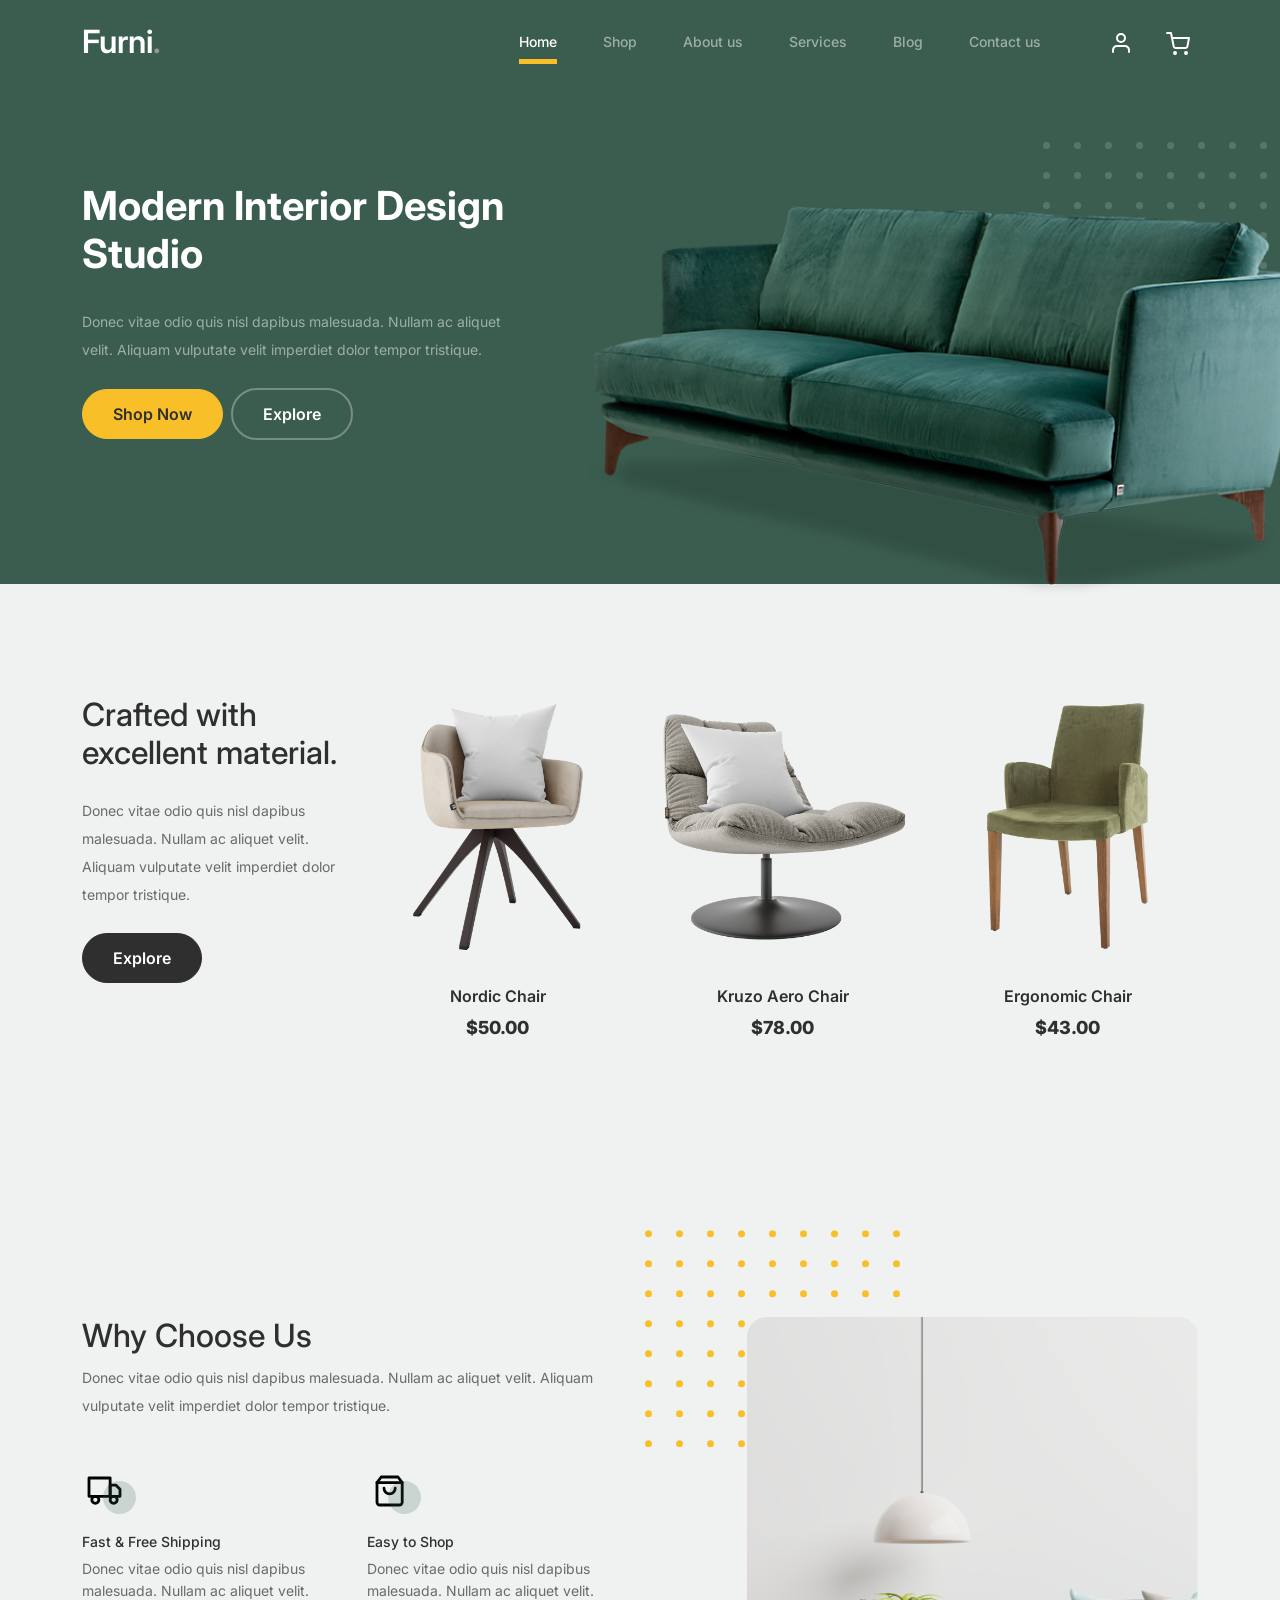
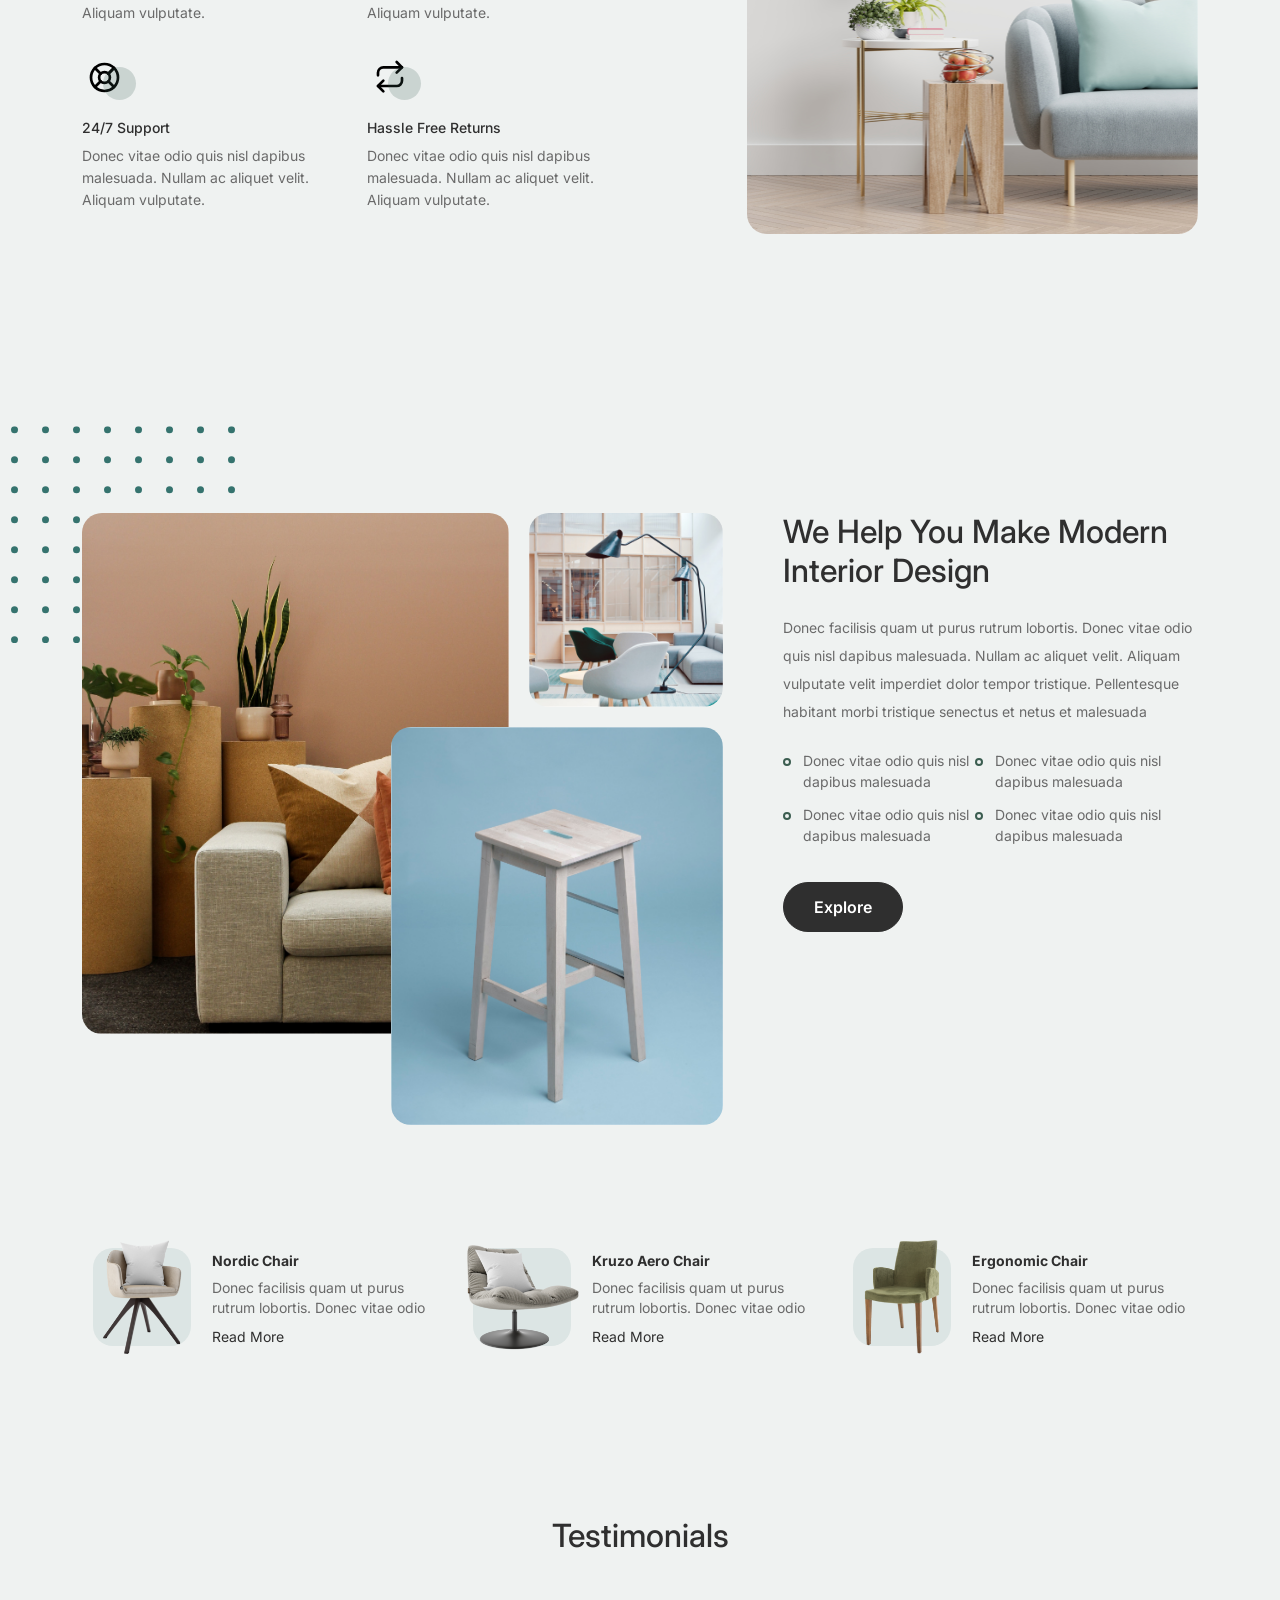
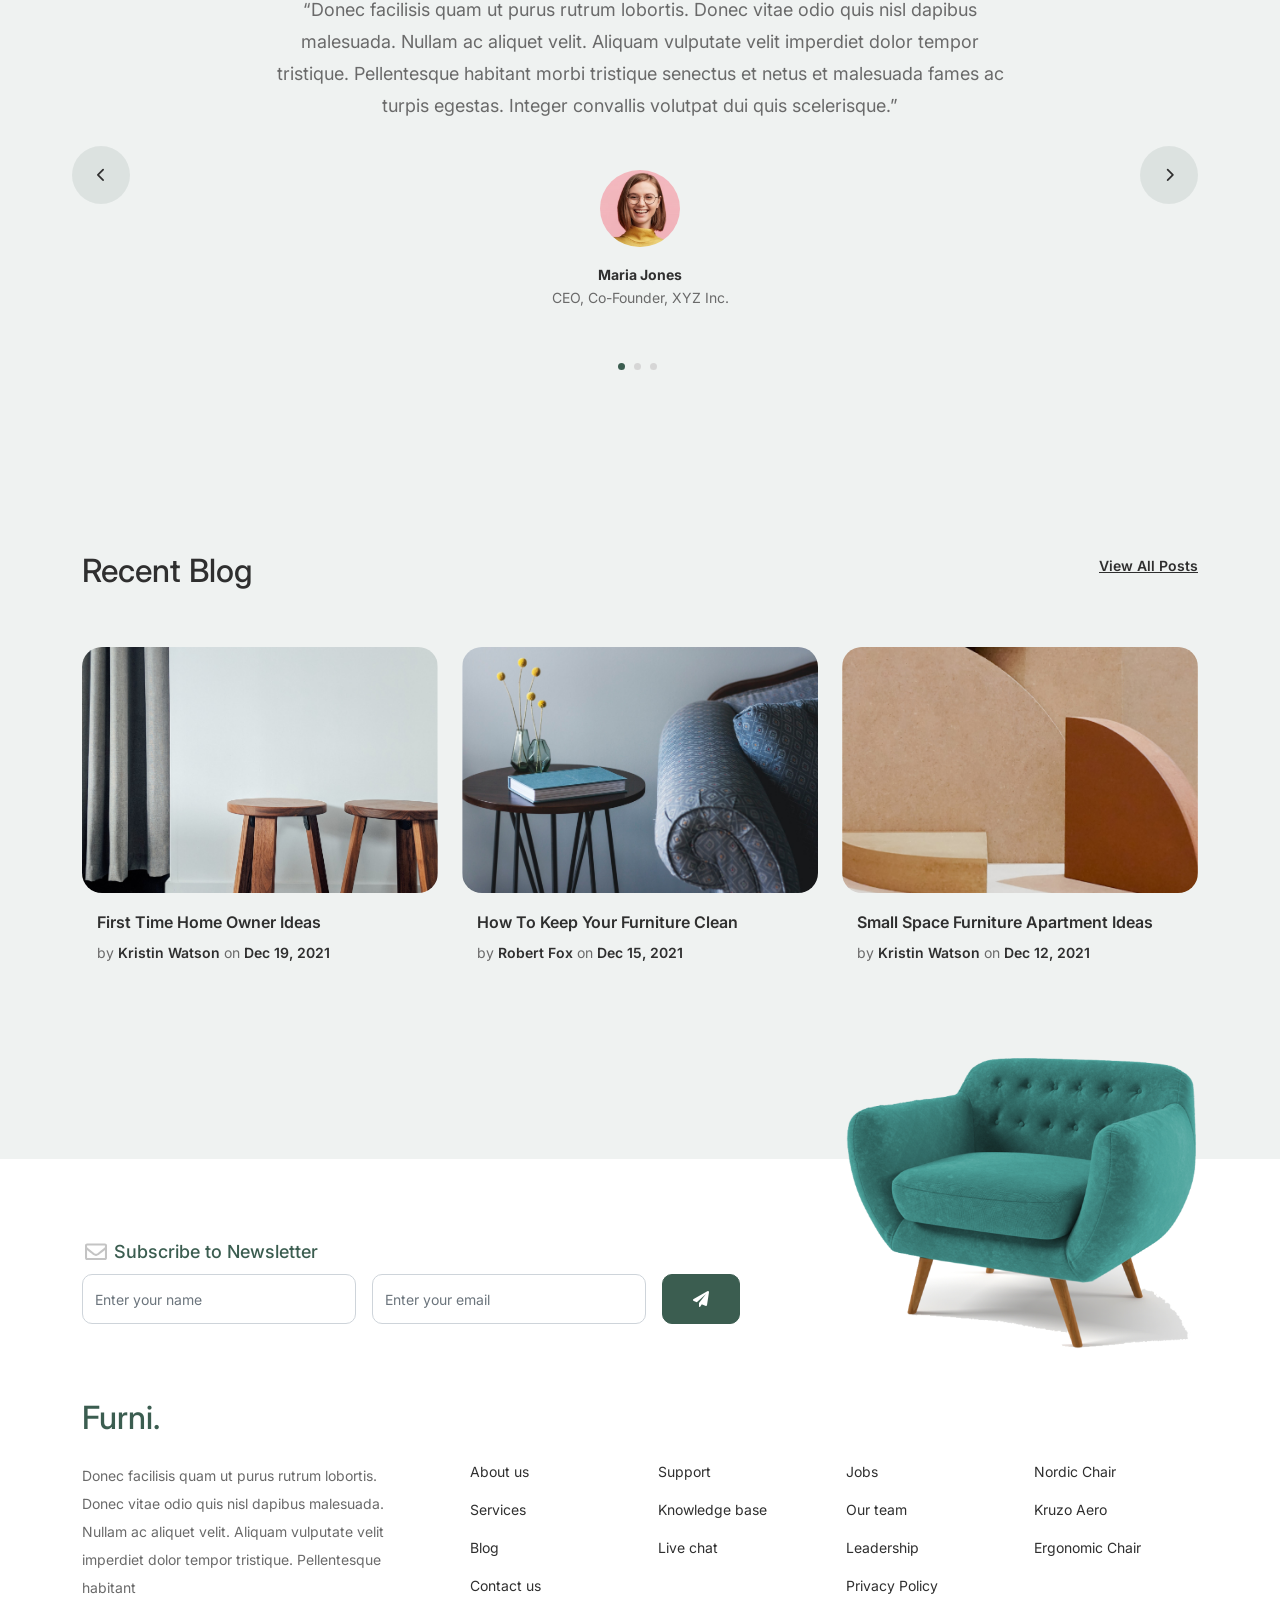
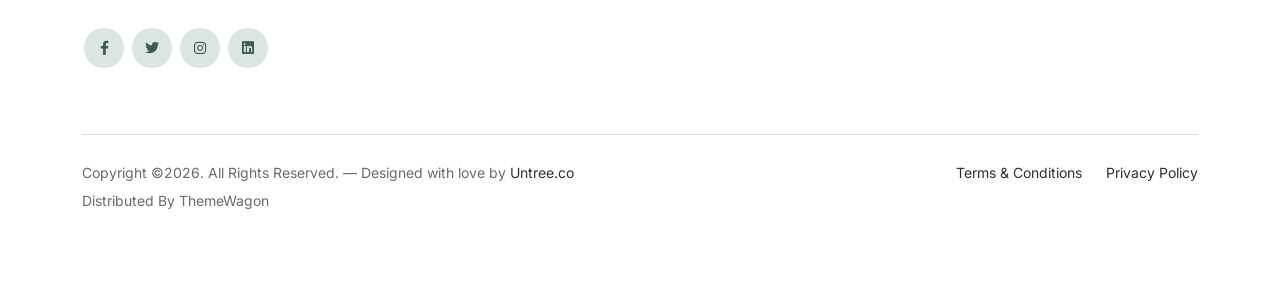
<file: index.html>
<!-- /*
* Bootstrap 5
* Template Name: Furni
* Template Author: Untree.co
* Template URI: https://untree.co/
* License: https://creativecommons.org/licenses/by/3.0/
*/ -->
<!doctype html>
<html lang="en">
<head>
  <meta charset="utf-8">
  <meta name="viewport" content="width=device-width, initial-scale=1, shrink-to-fit=no">
  <meta name="author" content="Untree.co">
  <link rel="shortcut icon" href="favicon.png">

  <meta name="description" content="" />
  <meta name="keywords" content="bootstrap, bootstrap4" />

		<!-- Bootstrap CSS -->
		<link href="css/bootstrap.min.css" rel="stylesheet">
		<link href="https://cdnjs.cloudflare.com/ajax/libs/font-awesome/6.0.0-beta3/css/all.min.css" rel="stylesheet">
		<link href="css/tiny-slider.css" rel="stylesheet">
		<link href="css/style.css" rel="stylesheet">
		<title>Furni Free Bootstrap 5 Template for Furniture and Interior Design Websites by Untree.co </title>
	</head>

	<body>

		<!-- Start Header/Navigation -->
		<nav class="custom-navbar navbar navbar navbar-expand-md navbar-dark bg-dark" arial-label="Furni navigation bar">

			<div class="container">
				<a class="navbar-brand" href="index.html">Furni<span>.</span></a>

				<button class="navbar-toggler" type="button" data-bs-toggle="collapse" data-bs-target="#navbarsFurni" aria-controls="navbarsFurni" aria-expanded="false" aria-label="Toggle navigation">
					<span class="navbar-toggler-icon"></span>
				</button>

				<div class="collapse navbar-collapse" id="navbarsFurni">
					<ul class="custom-navbar-nav navbar-nav ms-auto mb-2 mb-md-0">
						<li class="nav-item active">
							<a class="nav-link" href="index.html">Home</a>
						</li>
						<li><a class="nav-link" href="shop.html">Shop</a></li>
						<li><a class="nav-link" href="about.html">About us</a></li>
						<li><a class="nav-link" href="services.html">Services</a></li>
						<li><a class="nav-link" href="blog.html">Blog</a></li>
						<li><a class="nav-link" href="contact.html">Contact us</a></li>
					</ul>

					<ul class="custom-navbar-cta navbar-nav mb-2 mb-md-0 ms-5">
						<li><a class="nav-link" href="#"><img src="images/user.svg"></a></li>
						<li><a class="nav-link" href="cart.html"><img src="images/cart.svg"></a></li>
					</ul>
				</div>
			</div>
				
		</nav>
		<!-- End Header/Navigation -->

		<!-- Start Hero Section -->
			<div class="hero">
				<div class="container">
					<div class="row justify-content-between">
						<div class="col-lg-5">
							<div class="intro-excerpt">
								<h1>Modern Interior <span clsas="d-block">Design Studio</span></h1>
								<p class="mb-4">Donec vitae odio quis nisl dapibus malesuada. Nullam ac aliquet velit. Aliquam vulputate velit imperdiet dolor tempor tristique.</p>
								<p><a href="" class="btn btn-secondary me-2">Shop Now</a><a href="#" class="btn btn-white-outline">Explore</a></p>
							</div>
						</div>
						<div class="col-lg-7">
							<div class="hero-img-wrap">
								<img src="images/couch.png" class="img-fluid">
							</div>
						</div>
					</div>
				</div>
			</div>
		<!-- End Hero Section -->

		<!-- Start Product Section -->
		<div class="product-section">
			<div class="container">
				<div class="row">

					<!-- Start Column 1 -->
					<div class="col-md-12 col-lg-3 mb-5 mb-lg-0">
						<h2 class="mb-4 section-title">Crafted with excellent material.</h2>
						<p class="mb-4">Donec vitae odio quis nisl dapibus malesuada. Nullam ac aliquet velit. Aliquam vulputate velit imperdiet dolor tempor tristique. </p>
						<p><a href="shop.html" class="btn">Explore</a></p>
					</div> 
					<!-- End Column 1 -->

					<!-- Start Column 2 -->
					<div class="col-12 col-md-4 col-lg-3 mb-5 mb-md-0">
						<a class="product-item" href="cart.html">
							<img src="images/product-1.png" class="img-fluid product-thumbnail">
							<h3 class="product-title">Nordic Chair</h3>
							<strong class="product-price">$50.00</strong>

							<span class="icon-cross">
								<img src="images/cross.svg" class="img-fluid">
							</span>
						</a>
					</div> 
					<!-- End Column 2 -->

					<!-- Start Column 3 -->
					<div class="col-12 col-md-4 col-lg-3 mb-5 mb-md-0">
						<a class="product-item" href="cart.html">
							<img src="images/product-2.png" class="img-fluid product-thumbnail">
							<h3 class="product-title">Kruzo Aero Chair</h3>
							<strong class="product-price">$78.00</strong>

							<span class="icon-cross">
								<img src="images/cross.svg" class="img-fluid">
							</span>
						</a>
					</div>
					<!-- End Column 3 -->

					<!-- Start Column 4 -->
					<div class="col-12 col-md-4 col-lg-3 mb-5 mb-md-0">
						<a class="product-item" href="cart.html">
							<img src="images/product-3.png" class="img-fluid product-thumbnail">
							<h3 class="product-title">Ergonomic Chair</h3>
							<strong class="product-price">$43.00</strong>

							<span class="icon-cross">
								<img src="images/cross.svg" class="img-fluid">
							</span>
						</a>
					</div>
					<!-- End Column 4 -->

				</div>
			</div>
		</div>
		<!-- End Product Section -->

		<!-- Start Why Choose Us Section -->
		<div class="why-choose-section">
			<div class="container">
				<div class="row justify-content-between">
					<div class="col-lg-6">
						<h2 class="section-title">Why Choose Us</h2>
						<p>Donec vitae odio quis nisl dapibus malesuada. Nullam ac aliquet velit. Aliquam vulputate velit imperdiet dolor tempor tristique.</p>

						<div class="row my-5">
							<div class="col-6 col-md-6">
								<div class="feature">
									<div class="icon">
										<img src="images/truck.svg" alt="Image" class="imf-fluid">
									</div>
									<h3>Fast &amp; Free Shipping</h3>
									<p>Donec vitae odio quis nisl dapibus malesuada. Nullam ac aliquet velit. Aliquam vulputate.</p>
								</div>
							</div>

							<div class="col-6 col-md-6">
								<div class="feature">
									<div class="icon">
										<img src="images/bag.svg" alt="Image" class="imf-fluid">
									</div>
									<h3>Easy to Shop</h3>
									<p>Donec vitae odio quis nisl dapibus malesuada. Nullam ac aliquet velit. Aliquam vulputate.</p>
								</div>
							</div>

							<div class="col-6 col-md-6">
								<div class="feature">
									<div class="icon">
										<img src="images/support.svg" alt="Image" class="imf-fluid">
									</div>
									<h3>24/7 Support</h3>
									<p>Donec vitae odio quis nisl dapibus malesuada. Nullam ac aliquet velit. Aliquam vulputate.</p>
								</div>
							</div>

							<div class="col-6 col-md-6">
								<div class="feature">
									<div class="icon">
										<img src="images/return.svg" alt="Image" class="imf-fluid">
									</div>
									<h3>Hassle Free Returns</h3>
									<p>Donec vitae odio quis nisl dapibus malesuada. Nullam ac aliquet velit. Aliquam vulputate.</p>
								</div>
							</div>

						</div>
					</div>

					<div class="col-lg-5">
						<div class="img-wrap">
							<img src="images/why-choose-us-img.jpg" alt="Image" class="img-fluid">
						</div>
					</div>

				</div>
			</div>
		</div>
		<!-- End Why Choose Us Section -->

		<!-- Start We Help Section -->
		<div class="we-help-section">
			<div class="container">
				<div class="row justify-content-between">
					<div class="col-lg-7 mb-5 mb-lg-0">
						<div class="imgs-grid">
							<div class="grid grid-1"><img src="images/img-grid-1.jpg" alt="Untree.co"></div>
							<div class="grid grid-2"><img src="images/img-grid-2.jpg" alt="Untree.co"></div>
							<div class="grid grid-3"><img src="images/img-grid-3.jpg" alt="Untree.co"></div>
						</div>
					</div>
					<div class="col-lg-5 ps-lg-5">
						<h2 class="section-title mb-4">We Help You Make Modern Interior Design</h2>
						<p>Donec facilisis quam ut purus rutrum lobortis. Donec vitae odio quis nisl dapibus malesuada. Nullam ac aliquet velit. Aliquam vulputate velit imperdiet dolor tempor tristique. Pellentesque habitant morbi tristique senectus et netus et malesuada</p>

						<ul class="list-unstyled custom-list my-4">
							<li>Donec vitae odio quis nisl dapibus malesuada</li>
							<li>Donec vitae odio quis nisl dapibus malesuada</li>
							<li>Donec vitae odio quis nisl dapibus malesuada</li>
							<li>Donec vitae odio quis nisl dapibus malesuada</li>
						</ul>
						<p><a herf="#" class="btn">Explore</a></p>
					</div>
				</div>
			</div>
		</div>
		<!-- End We Help Section -->

		<!-- Start Popular Product -->
		<div class="popular-product">
			<div class="container">
				<div class="row">

					<div class="col-12 col-md-6 col-lg-4 mb-4 mb-lg-0">
						<div class="product-item-sm d-flex">
							<div class="thumbnail">
								<img src="images/product-1.png" alt="Image" class="img-fluid">
							</div>
							<div class="pt-3">
								<h3>Nordic Chair</h3>
								<p>Donec facilisis quam ut purus rutrum lobortis. Donec vitae odio </p>
								<p><a href="#">Read More</a></p>
							</div>
						</div>
					</div>

					<div class="col-12 col-md-6 col-lg-4 mb-4 mb-lg-0">
						<div class="product-item-sm d-flex">
							<div class="thumbnail">
								<img src="images/product-2.png" alt="Image" class="img-fluid">
							</div>
							<div class="pt-3">
								<h3>Kruzo Aero Chair</h3>
								<p>Donec facilisis quam ut purus rutrum lobortis. Donec vitae odio </p>
								<p><a href="#">Read More</a></p>
							</div>
						</div>
					</div>

					<div class="col-12 col-md-6 col-lg-4 mb-4 mb-lg-0">
						<div class="product-item-sm d-flex">
							<div class="thumbnail">
								<img src="images/product-3.png" alt="Image" class="img-fluid">
							</div>
							<div class="pt-3">
								<h3>Ergonomic Chair</h3>
								<p>Donec facilisis quam ut purus rutrum lobortis. Donec vitae odio </p>
								<p><a href="#">Read More</a></p>
							</div>
						</div>
					</div>

				</div>
			</div>
		</div>
		<!-- End Popular Product -->

		<!-- Start Testimonial Slider -->
		<div class="testimonial-section">
			<div class="container">
				<div class="row">
					<div class="col-lg-7 mx-auto text-center">
						<h2 class="section-title">Testimonials</h2>
					</div>
				</div>

				<div class="row justify-content-center">
					<div class="col-lg-12">
						<div class="testimonial-slider-wrap text-center">

							<div id="testimonial-nav">
								<span class="prev" data-controls="prev"><span class="fa fa-chevron-left"></span></span>
								<span class="next" data-controls="next"><span class="fa fa-chevron-right"></span></span>
							</div>

							<div class="testimonial-slider">
								
								<div class="item">
									<div class="row justify-content-center">
										<div class="col-lg-8 mx-auto">

											<div class="testimonial-block text-center">
												<blockquote class="mb-5">
													<p>&ldquo;Donec facilisis quam ut purus rutrum lobortis. Donec vitae odio quis nisl dapibus malesuada. Nullam ac aliquet velit. Aliquam vulputate velit imperdiet dolor tempor tristique. Pellentesque habitant morbi tristique senectus et netus et malesuada fames ac turpis egestas. Integer convallis volutpat dui quis scelerisque.&rdquo;</p>
												</blockquote>

												<div class="author-info">
													<div class="author-pic">
														<img src="images/person-1.png" alt="Maria Jones" class="img-fluid">
													</div>
													<h3 class="font-weight-bold">Maria Jones</h3>
													<span class="position d-block mb-3">CEO, Co-Founder, XYZ Inc.</span>
												</div>
											</div>

										</div>
									</div>
								</div> 
								<!-- END item -->

								<div class="item">
									<div class="row justify-content-center">
										<div class="col-lg-8 mx-auto">

											<div class="testimonial-block text-center">
												<blockquote class="mb-5">
													<p>&ldquo;Donec facilisis quam ut purus rutrum lobortis. Donec vitae odio quis nisl dapibus malesuada. Nullam ac aliquet velit. Aliquam vulputate velit imperdiet dolor tempor tristique. Pellentesque habitant morbi tristique senectus et netus et malesuada fames ac turpis egestas. Integer convallis volutpat dui quis scelerisque.&rdquo;</p>
												</blockquote>

												<div class="author-info">
													<div class="author-pic">
														<img src="images/person-1.png" alt="Maria Jones" class="img-fluid">
													</div>
													<h3 class="font-weight-bold">Maria Jones</h3>
													<span class="position d-block mb-3">CEO, Co-Founder, XYZ Inc.</span>
												</div>
											</div>

										</div>
									</div>
								</div> 
								<!-- END item -->

								<div class="item">
									<div class="row justify-content-center">
										<div class="col-lg-8 mx-auto">

											<div class="testimonial-block text-center">
												<blockquote class="mb-5">
													<p>&ldquo;Donec facilisis quam ut purus rutrum lobortis. Donec vitae odio quis nisl dapibus malesuada. Nullam ac aliquet velit. Aliquam vulputate velit imperdiet dolor tempor tristique. Pellentesque habitant morbi tristique senectus et netus et malesuada fames ac turpis egestas. Integer convallis volutpat dui quis scelerisque.&rdquo;</p>
												</blockquote>

												<div class="author-info">
													<div class="author-pic">
														<img src="images/person-1.png" alt="Maria Jones" class="img-fluid">
													</div>
													<h3 class="font-weight-bold">Maria Jones</h3>
													<span class="position d-block mb-3">CEO, Co-Founder, XYZ Inc.</span>
												</div>
											</div>

										</div>
									</div>
								</div> 
								<!-- END item -->

							</div>

						</div>
					</div>
				</div>
			</div>
		</div>
		<!-- End Testimonial Slider -->

		<!-- Start Blog Section -->
		<div class="blog-section">
			<div class="container">
				<div class="row mb-5">
					<div class="col-md-6">
						<h2 class="section-title">Recent Blog</h2>
					</div>
					<div class="col-md-6 text-start text-md-end">
						<a href="#" class="more">View All Posts</a>
					</div>
				</div>

				<div class="row">

					<div class="col-12 col-sm-6 col-md-4 mb-4 mb-md-0">
						<div class="post-entry">
							<a href="#" class="post-thumbnail"><img src="images/post-1.jpg" alt="Image" class="img-fluid"></a>
							<div class="post-content-entry">
								<h3><a href="#">First Time Home Owner Ideas</a></h3>
								<div class="meta">
									<span>by <a href="#">Kristin Watson</a></span> <span>on <a href="#">Dec 19, 2021</a></span>
								</div>
							</div>
						</div>
					</div>

					<div class="col-12 col-sm-6 col-md-4 mb-4 mb-md-0">
						<div class="post-entry">
							<a href="#" class="post-thumbnail"><img src="images/post-2.jpg" alt="Image" class="img-fluid"></a>
							<div class="post-content-entry">
								<h3><a href="#">How To Keep Your Furniture Clean</a></h3>
								<div class="meta">
									<span>by <a href="#">Robert Fox</a></span> <span>on <a href="#">Dec 15, 2021</a></span>
								</div>
							</div>
						</div>
					</div>

					<div class="col-12 col-sm-6 col-md-4 mb-4 mb-md-0">
						<div class="post-entry">
							<a href="#" class="post-thumbnail"><img src="images/post-3.jpg" alt="Image" class="img-fluid"></a>
							<div class="post-content-entry">
								<h3><a href="#">Small Space Furniture Apartment Ideas</a></h3>
								<div class="meta">
									<span>by <a href="#">Kristin Watson</a></span> <span>on <a href="#">Dec 12, 2021</a></span>
								</div>
							</div>
						</div>
					</div>

				</div>
			</div>
		</div>
		<!-- End Blog Section -->	

		<!-- Start Footer Section -->
		<footer class="footer-section">
			<div class="container relative">

				<div class="sofa-img">
					<img src="images/sofa.png" alt="Image" class="img-fluid">
				</div>

				<div class="row">
					<div class="col-lg-8">
						<div class="subscription-form">
							<h3 class="d-flex align-items-center"><span class="me-1"><img src="images/envelope-outline.svg" alt="Image" class="img-fluid"></span><span>Subscribe to Newsletter</span></h3>

							<form action="#" class="row g-3">
								<div class="col-auto">
									<input type="text" class="form-control" placeholder="Enter your name">
								</div>
								<div class="col-auto">
									<input type="email" class="form-control" placeholder="Enter your email">
								</div>
								<div class="col-auto">
									<button class="btn btn-primary">
										<span class="fa fa-paper-plane"></span>
									</button>
								</div>
							</form>

						</div>
					</div>
				</div>

				<div class="row g-5 mb-5">
					<div class="col-lg-4">
						<div class="mb-4 footer-logo-wrap"><a href="#" class="footer-logo">Furni<span>.</span></a></div>
						<p class="mb-4">Donec facilisis quam ut purus rutrum lobortis. Donec vitae odio quis nisl dapibus malesuada. Nullam ac aliquet velit. Aliquam vulputate velit imperdiet dolor tempor tristique. Pellentesque habitant</p>

						<ul class="list-unstyled custom-social">
							<li><a href="#"><span class="fa fa-brands fa-facebook-f"></span></a></li>
							<li><a href="#"><span class="fa fa-brands fa-twitter"></span></a></li>
							<li><a href="#"><span class="fa fa-brands fa-instagram"></span></a></li>
							<li><a href="#"><span class="fa fa-brands fa-linkedin"></span></a></li>
						</ul>
					</div>

					<div class="col-lg-8">
						<div class="row links-wrap">
							<div class="col-6 col-sm-6 col-md-3">
								<ul class="list-unstyled">
									<li><a href="#">About us</a></li>
									<li><a href="#">Services</a></li>
									<li><a href="#">Blog</a></li>
									<li><a href="#">Contact us</a></li>
								</ul>
							</div>

							<div class="col-6 col-sm-6 col-md-3">
								<ul class="list-unstyled">
									<li><a href="#">Support</a></li>
									<li><a href="#">Knowledge base</a></li>
									<li><a href="#">Live chat</a></li>
								</ul>
							</div>

							<div class="col-6 col-sm-6 col-md-3">
								<ul class="list-unstyled">
									<li><a href="#">Jobs</a></li>
									<li><a href="#">Our team</a></li>
									<li><a href="#">Leadership</a></li>
									<li><a href="#">Privacy Policy</a></li>
								</ul>
							</div>

							<div class="col-6 col-sm-6 col-md-3">
								<ul class="list-unstyled">
									<li><a href="#">Nordic Chair</a></li>
									<li><a href="#">Kruzo Aero</a></li>
									<li><a href="#">Ergonomic Chair</a></li>
								</ul>
							</div>
						</div>
					</div>

				</div>

				<div class="border-top copyright">
					<div class="row pt-4">
						<div class="col-lg-6">
							<p class="mb-2 text-center text-lg-start">Copyright &copy;<script>document.write(new Date().getFullYear());</script>. All Rights Reserved. &mdash; Designed with love by <a href="https://untree.co">Untree.co</a> Distributed By <a hreff="https://themewagon.com">ThemeWagon</a>  <!-- License information: https://untree.co/license/ -->
            </p>
						</div>

						<div class="col-lg-6 text-center text-lg-end">
							<ul class="list-unstyled d-inline-flex ms-auto">
								<li class="me-4"><a href="#">Terms &amp; Conditions</a></li>
								<li><a href="#">Privacy Policy</a></li>
							</ul>
						</div>

					</div>
				</div>

			</div>
		</footer>
		<!-- End Footer Section -->	


		<script src="js/bootstrap.bundle.min.js"></script>
		<script src="js/tiny-slider.js"></script>
		<script src="js/custom.js"></script>
	</body>

</html>
</file>
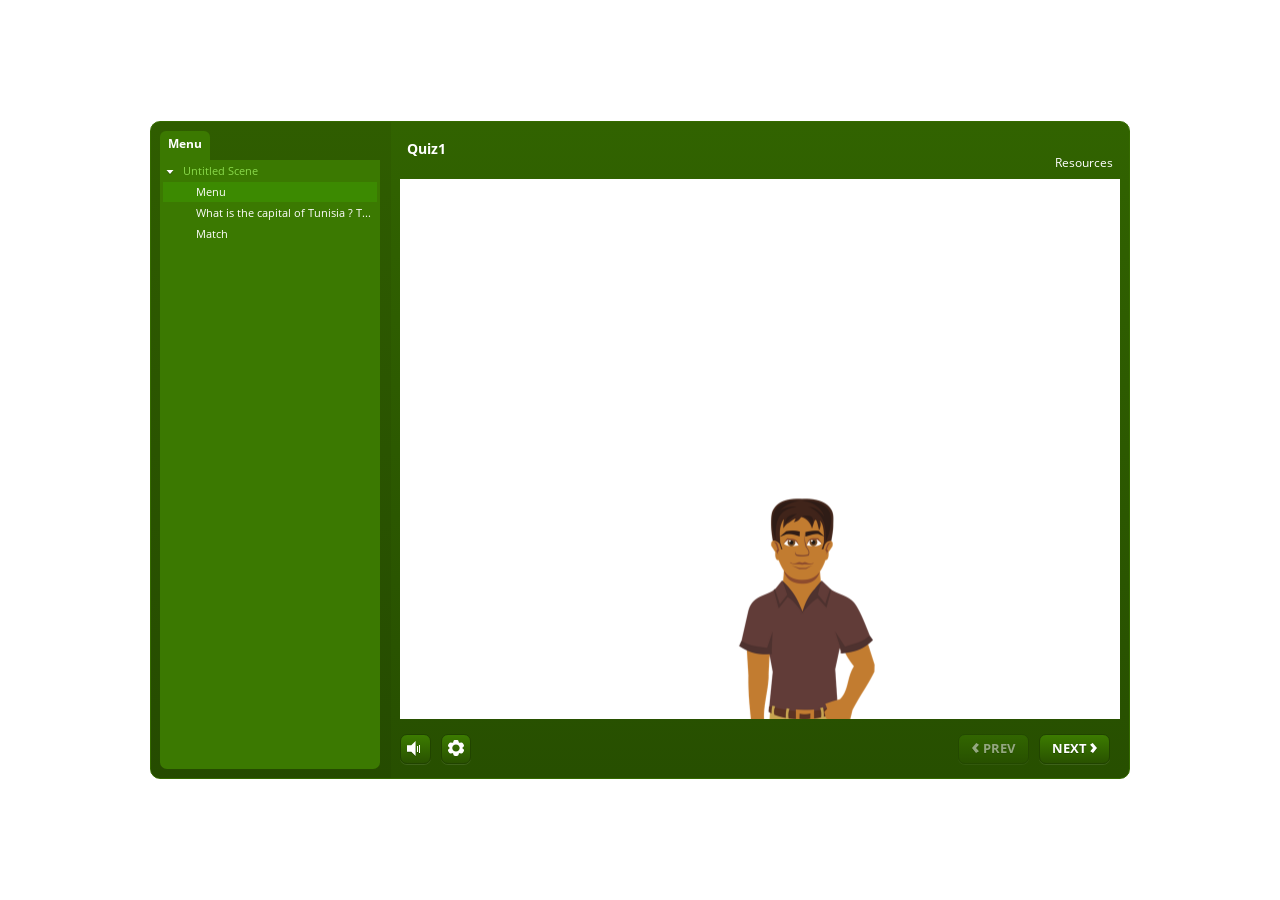
<file: quiz/index.html>
﻿<!doctype html>
<html lang="en-US">
<head>
  <meta charset="utf-8">
  <!-- Created using Storyline 3 - http://www.articulate.com  -->
  <!-- version: 3.20.30234.0 -->
  <title>Quiz1</title>
  <meta http-equiv="x-ua-compatible" content="IE=edge"/>
  <meta name="viewport" content="width=device-width,initial-scale=1,user-scalable=no,shrink-to-fit=no,minimal-ui"/>
  <meta name="apple-mobile-web-app-capable" content="yes"/>
  <style>
    html, body { height: 100%; padding: 0; margin: 0 }
    #app { height: 100%; width: 100%; }
  </style>

  <script>
    window.DS = {};
    window.globals = {
      DATA_PATH_BASE: '',
      HAS_FRAME: true,
      HAS_SLIDE: true,

      lmsPresent: false,
      tinCanPresent: false,
      cmi5Present: false,
      aoSupport: false,
      scale: 'noscale',
      captureRc: false,
      browserSize: 'optimal',
      bgColor: '#FFFFFF',
      features: '',
      themeName: 'classic',
      preloaderColor: '#FFFFFF',
      suppressAnalytics: false,
      productChannel: 'perpetual',
      publishSource: 'storyline',
      aid: '',
      cid: '24ac74c0-87d8-4fcb-be46-f36ae017cd53',
      playerVersion: '3.20.30234.0',
      publishTimestamp: '2023-12-23T02:38:34.6477680Z',
      maxIosVideoElements: 10,
      connectionSettings: { },

      
      parseParams: function(qs) {
        if (window.globals.parsedParams != null) {
          return window.globals.parsedParams;
        }
        qs = (qs || window.location.search.substr(1)).split('+').join(' ');
        var params = {},
            tokens,
            re = /[?&]?([^=]+)=([^&]*)/g;

        while (tokens = re.exec(qs)) {
          params[decodeURIComponent(tokens[1]).trim()] =
            decodeURIComponent(tokens[2]).trim();
        }
        window.globals.parsedParams = params;
        return params;
      }

    };
  </script>
  <script>
    var isIe11 = ('ActiveXObject' in window || window.MSBlobBuilder != null)
      && window.msCrypto != null && !window.ActiveXObject;
    if (isIe11) {
      window.globals.unsupportedBrowser = true;
      document.write(atob('[base64]'));
    }
  </script>
  
  <script>window.THREE = { };</script>
  
</head>
<body style="background: #FFFFFF" class="cs-HTML theme-classic">
  <!-- 360 -->
  <script>!function(){var e,i=/iPhone/i,o=/iPod/i,n=/iPad/i,t=/\biOS-universal(?:.+)Mac\b/i,r=/\bAndroid(?:.+)Mobile\b/i,a=/Android/i,d=/(?:SD4930UR|\bSilk(?:.+)Mobile\b)/i,p=/Silk/i,l=/Windows Phone/i,u=/\bWindows(?:.+)ARM\b/i,b=/BlackBerry/i,s=/BB10/i,c=/Opera Mini/i,f=/\b(CriOS|Chrome)(?:.+)Mobile/i,h=/Mobile(?:.+)Firefox\b/i,v=function(e){return void 0!==e&&"MacIntel"===e.platform&&"number"==typeof e.maxTouchPoints&&e.maxTouchPoints>1&&"undefined"==typeof MSStream};e=function(e){var m={userAgent:"",platform:"",maxTouchPoints:0};e||"undefined"==typeof navigator?"string"==typeof e?m.userAgent=e:e&&e.userAgent&&(m={userAgent:e.userAgent,platform:e.platform,maxTouchPoints:e.maxTouchPoints||0}):m={userAgent:navigator.userAgent,platform:navigator.platform,maxTouchPoints:navigator.maxTouchPoints||0};var g=m.userAgent,y=g.split("[FBAN");void 0!==y[1]&&(g=y[0]),void 0!==(y=g.split("Twitter"))[1]&&(g=y[0]);var A=function(e){return function(i){return i.test(e)}}(g),w={apple:{phone:A(i)&&!A(l),ipod:A(o),tablet:!A(i)&&(A(n)||v(m))&&!A(l),universal:A(t),device:(A(i)||A(o)||A(n)||A(t)||v(m))&&!A(l)},amazon:{phone:A(d),tablet:!A(d)&&A(p),device:A(d)||A(p)},android:{phone:!A(l)&&A(d)||!A(l)&&A(r),tablet:!A(l)&&!A(d)&&!A(r)&&(A(p)||A(a)),device:!A(l)&&(A(d)||A(p)||A(r)||A(a))||A(/\bokhttp\b/i)},windows:{phone:A(l),tablet:A(u),device:A(l)||A(u)},other:{blackberry:A(b),blackberry10:A(s),opera:A(c),firefox:A(h),chrome:A(f),device:A(b)||A(s)||A(c)||A(h)||A(f)},any:!1,phone:!1,tablet:!1};return w.any=w.apple.device||w.android.device||w.windows.device||w.other.device,w.phone=w.apple.phone||w.android.phone||w.windows.phone,w.tablet=w.apple.tablet||w.android.tablet||w.windows.tablet,w}(),"object"==typeof exports&&"undefined"!=typeof module?module.exports=e:"function"==typeof define&&define.amd?define((function(){return e})):this.isMobile=e}();
    window.isMobile.apple.tablet = window.isMobile.apple.tablet ||
      (navigator.platform === 'MacIntel' && navigator.maxTouchPoints > 1);
    window.isMobile.apple.device = window.isMobile.apple.device || window.isMobile.apple.tablet;
    window.isMobile.tablet = window.isMobile.tablet || window.isMobile.apple.tablet;
    window.isMobile.any = window.isMobile.any || window.isMobile.apple.tablet;
  </script>

  <div id="focus-sink" tabindex="-1"></div>

  <div id="preso"></div>
  <script>
    (function() {

      var classTypes = [ 'desktop', 'mobile', 'phone', 'tablet' ];

      var addDeviceClasses = function(prefix, testObj) {
        var curr, i;
        for (i = 0; i < classTypes.length; i++) {
          curr = classTypes[i];
          if (testObj[curr]) {
            document.body.classList.add(prefix + curr);
          }
        }
      };

      var params = window.globals.parseParams(),
          isDevicePreview = params.devicepreview === '1',
          isPhoneOverride = params.deviceType === 'phone' || (isDevicePreview && params.phone == '1'),
          isTabletOverride = (params.deviceType === 'tablet' || isDevicePreview) && !isPhoneOverride,
          isMobileOverride = isPhoneOverride || isTabletOverride;

      var deviceView = {
        desktop: !window.isMobile.any && !isMobileOverride,
        mobile: window.isMobile.any || isMobileOverride,
        phone: isPhoneOverride || (window.isMobile.phone && !isTabletOverride),
        tablet: isTabletOverride || window.isMobile.tablet
      };

      window.globals.deviceView = deviceView;
      window.isMobile.desktop = !window.isMobile.any;
      window.isMobile.mobile = window.isMobile.any;

      addDeviceClasses('view-', deviceView);

    })();
  </script>
  
  <script src='story_content/user.js' type=text/javascript></script>
  <div class="slide-loader"></div>

  <script>
    if (window.globals.deviceView.isMobile) { var doc = document, loader = doc.body.querySelector('.slide-loader'); [ 1, 2, 3 ].forEach(function(n) { var d = doc.createElement('div'); d.style.backgroundColor = window.globals.preloaderColor; d.classList.add('mobile-loader-dot'); d.classList.add('dot' + n); loader.appendChild(d); }); }
  </script>

  <div class="mobile-load-title-overlay" style="display: none">
    <div class="mobile-load-title">Quiz1</div>
  </div>

  <div class="mobile-chrome-warning"></div>

  
<style>
  .warn-connection-dialog {
    display: none;
    background: transparent;
    pointer-events: none;
    position: fixed;
    left: 0;
    top: 0;
    width: 100%;
    height: 100%;
    z-index: 999;
  }

  .warn-connection-content {
    border-radius: 4px;
    background: white;
    border: 1px solid #E7E7E7;
    color: #333333;
    box-shadow: 0 2px 4px rgba(0, 0, 0, 0.25);
    transition: all 150ms ease-out;
    position: absolute;
    white-space: nowrap;
  }

  .view-phone.is-landscape .warn-connection-content {
    left: 23px;
    bottom: 23px;
  }

  .view-tablet.is-landscape .warn-connection-content {
    left: 50%;
    top: 20px;
    transform: translateX(-50%);
  }

  .is-portrait .warn-connection-content {
    transform: translate(-50%, calc(-100% - 15px));
  }

  .warn-connection-content p {
    display: inline-block;
    margin: 0 8px 0 0;
    line-height: 33px;
    font-size: 11px;
  }

  .warn-connection-content svg {
    position: relative;
    vertical-align: middle;
    margin: 0 2px 2px 8px;
  }

  .view-desktop .warn-connection-content {
    left: 1.5em;
    bottom: 1.5em;
  }

  .view-desktop .warn-connection-content p {
    font-size: 1.1em;
  }

  .is-offline .warn-connection-dialog {
    display: block;
  }

  .is-offline .cs-panel * {
    pointer-events: none !important;
  }

  .is-offline .cs-panel {
    pointer-events: all !important;
  }

  .is-offline #nav-controls * {
    pointer-events: none !important;
  }

  .is-offline #nav-controls {
    pointer-events: all !important;
  }
</style>

<div class="warn-connection-dialog">
  <div class="warn-connection-content">
    <svg width="17" height="15" viewBox="0 0 17 15" xmlns="http://www.w3.org/2000/svg">
      <path fill="#8F0000" stroke="white" d="M16.07,12.98 L15.88,12.23 L9.51,1.21 C8.97,0.26,7.6,0.26,7.06,1.21 L0.69,12.23 C0.15,13.16,0.81,14.36,1.91,14.36 H14.65 C15.47,14.36,16.05,13.7,16.07,12.98 Z"/>
      <path fill="white" stroke="white" d="M8.58,5.5 C8.35,5.28,8.5,5.35,8.21,5.32 C8.09,5.35,7.97,5.49,7.96,5.67 C7.97,5.79,7.98,5.92,7.98,6.04 L7.98,6.04 C7.99,6.17,8,6.31,8.01,6.43 L8.01,6.44 C8.03,6.92,8.06,7.41,8.09,7.9 L8.09,7.9 C8.12,8.39,8.14,8.88,8.17,9.37 C8.17,9.39,8.18,9.42,8.2,9.44 C8.23,9.46,8.25,9.47,8.28,9.47 C8.31,9.47,8.34,9.46,8.35,9.44 C8.37,9.43,8.38,9.4,8.39,9.35 L8.39,9.34 C8.39,9.24,8.4,9.15,8.4,9.05 L8.4,9.05 C8.41,8.96,8.41,8.86,8.42,8.75 C8.43,8.44,8.45,8.12,8.47,7.81 L8.47,7.81 C8.49,7.49,8.51,7.18,8.53,6.87 C8.55,6.46,8.56,6.05,8.59,5.64 L8.6,5.62 C8.6,5.57,8.59,5.53,8.58,5.5 L8.21,5.32 Z"/>
      <circle fill="white" stroke="white" cx="8.3" cy="11.35" r="0.3"/>
    </svg>
    <p>You are offline. Trying to reconnect...</p>
  </div>
</div>

<script>
  (function() {
    window.DS.connection = {
      warningShown: false,
      assets: {},
      loadingAssetGroup: false,
      retryDelay: 500
    };

    // @TODO this is POC code and can be cleaned up a bit more if we move forward
    // with the feature



    // The `window.globals.features` variable must be set in `webpack.dev.config` when testing locally - it is not enough
    // to have it in the data - but it must be set there as well.
    var useConnectionMessages = window.AbortController != null &&
      window.location.protocol != 'file:' &&
      window.globals.features.indexOf('ConnectionMessages') != -1;

    window.DS.connection.useConnectionMessages = useConnectionMessages

    var assetCount = 0;
    var checkLoadedId;
    var connectionSettings = window.globals.connectionSettings;

    if (useConnectionMessages && connectionSettings != null) {
      var contentEl = document.querySelector('.warn-connection-content');
      var messageEl = contentEl.querySelector('p')

      if (connectionSettings.useDarkTheme) {
        contentEl.style.borderColor = '#BABBBA';
        contentEl.style.backgroundColor = '#282828';
        contentEl.style.color = '#FFFFFF';
      }

      if (connectionSettings.message != null) {
        messageEl.textContent = window.decodeURIComponent(connectionSettings.message);
      }
    }

    function checkAssetsReady() {
      for (var i in DS.connection.assets) {
        if (!DS.connection.assets[i].success) {
          return false;
        }
      }
      return true;
    }

    function stopAssetGroup() {
      if (!useConnectionMessages) { return; }

      assetCount = 0;

      DS.connection.oldAssetGroup = DS.connection.assets;
      DS.connection.assets = {};
      DS.connection.loadingAssetGroup = false;
      clearInterval(checkLoadedId);
    }

    function startAssetGroup() {
      if (!useConnectionMessages) { return; }
      var ticks = 0;
      clearInterval(checkLoadedId);
      checkLoadedId = setInterval(function() {
        var loaded = 0;
        if (assetCount === 0 && loaded === 0) {
          clearInterval(checkLoadedId);
          return;
        }

        for (var i in DS.connection.assets) {
          if (DS.connection.assets[i].success) {
            loaded++;
          }
        }

        if (assetCount === loaded && checkAssetsReady()) {
          for (var i in DS.connection.assets) {
            if (DS.connection.assets[i].action) {
              DS.connection.assets[i].action();
            }
          }
          hideWarning();
          stopAssetGroup();
        }
      }, 100)
    }

    function requiredAsset(url, action, retry, type) {
      if (!useConnectionMessages) { return; }
      if (DS.connection.assets[url]) { return; }

      DS.connection.assets[url] = {
        success: false, action: action, retry: retry, type: type
      };
      assetCount = Object.keys(DS.connection.assets).length;
      if (!DS.connection.loadingAssetGroup) {
        startAssetGroup();
      }
      DS.connection.loadingAssetGroup = true;
    }

    function assetLoaded(url) {
      if (!useConnectionMessages) { return; }
      if (DS.connection.assets[url]) {
        DS.connection.assets[url].success = true;
      }
    }

    function assetFailed(url) {
      if (!useConnectionMessages) { return; }
      if (!DS.connection.assets[url]) {
        if (/\.js$/.test(url)) {
          setTimeout(function() {
            if (DS.connection.lastSlideLoaded != null) {
              DS.connection.lastSlideLoaded();
            }
          }, DS.connection.retryDelay);
        }
        return;
      }
      if (!DS.connection.warningShown) { showWarning(); }
      if (DS.connection.assets[url].retry) {
        setTimeout(function() {
          if (!DS.connection.assets[url].success) {
            DS.connection.assets[url].retry()
          }
        }, DS.connection.retryDelay);
      }
    }

    function hideWarning() {
      document.body.classList.remove('is-offline');
      DS.connection.warningShown = false;
    }
    DS.connection.hideWarning = hideWarning

    function showWarning(btn) {
      document.body.classList.add('is-offline')
      DS.connection.warningShown = true;
      updateWarningPosition();
    }

    function updateWarningPosition() {
      if (!DS.connection.warningShown) {
        return;
      }

      var isPortrait = document.body.classList.contains('is-portrait');
      var warningEl = document.querySelector('.warn-connection-content');

      if (isPortrait) {
        var slide = document.querySelector('.primary-slide');
        var slideRect = slide.getBoundingClientRect();

        warningEl.style.top = `${slideRect.top}px`
        warningEl.style.left = `${slideRect.left + slideRect.width / 2}px`
      } else {
        warningEl.style.top = null;
        warningEl.style.left = null;
      }

      window.requestAnimationFrame(updateWarningPosition);
    }

    // these will all be noops if the feature flag isn't set in
    // the data and `window.globals.features`
    DS.connection.requiredAsset = requiredAsset;
    DS.connection.assetLoaded = assetLoaded;
    DS.connection.assetFailed = assetFailed;
    DS.connection.stopAssetGroup = stopAssetGroup;
    DS.connection.startAssetGroup = startAssetGroup;
  })();
</script>


  <script>
    
    if (window.autoSpider && window.vInterfaceObject) {
      document.querySelector('.mobile-load-title-overlay').style.display = 'none';
    }
  </script>

  

  <link rel="stylesheet" href="html5/data/css/output.min.css" data-noprefix/>
</body>
<script src="html5/lib/scripts/bootstrapper.min.js"></script>
</html>
</file>
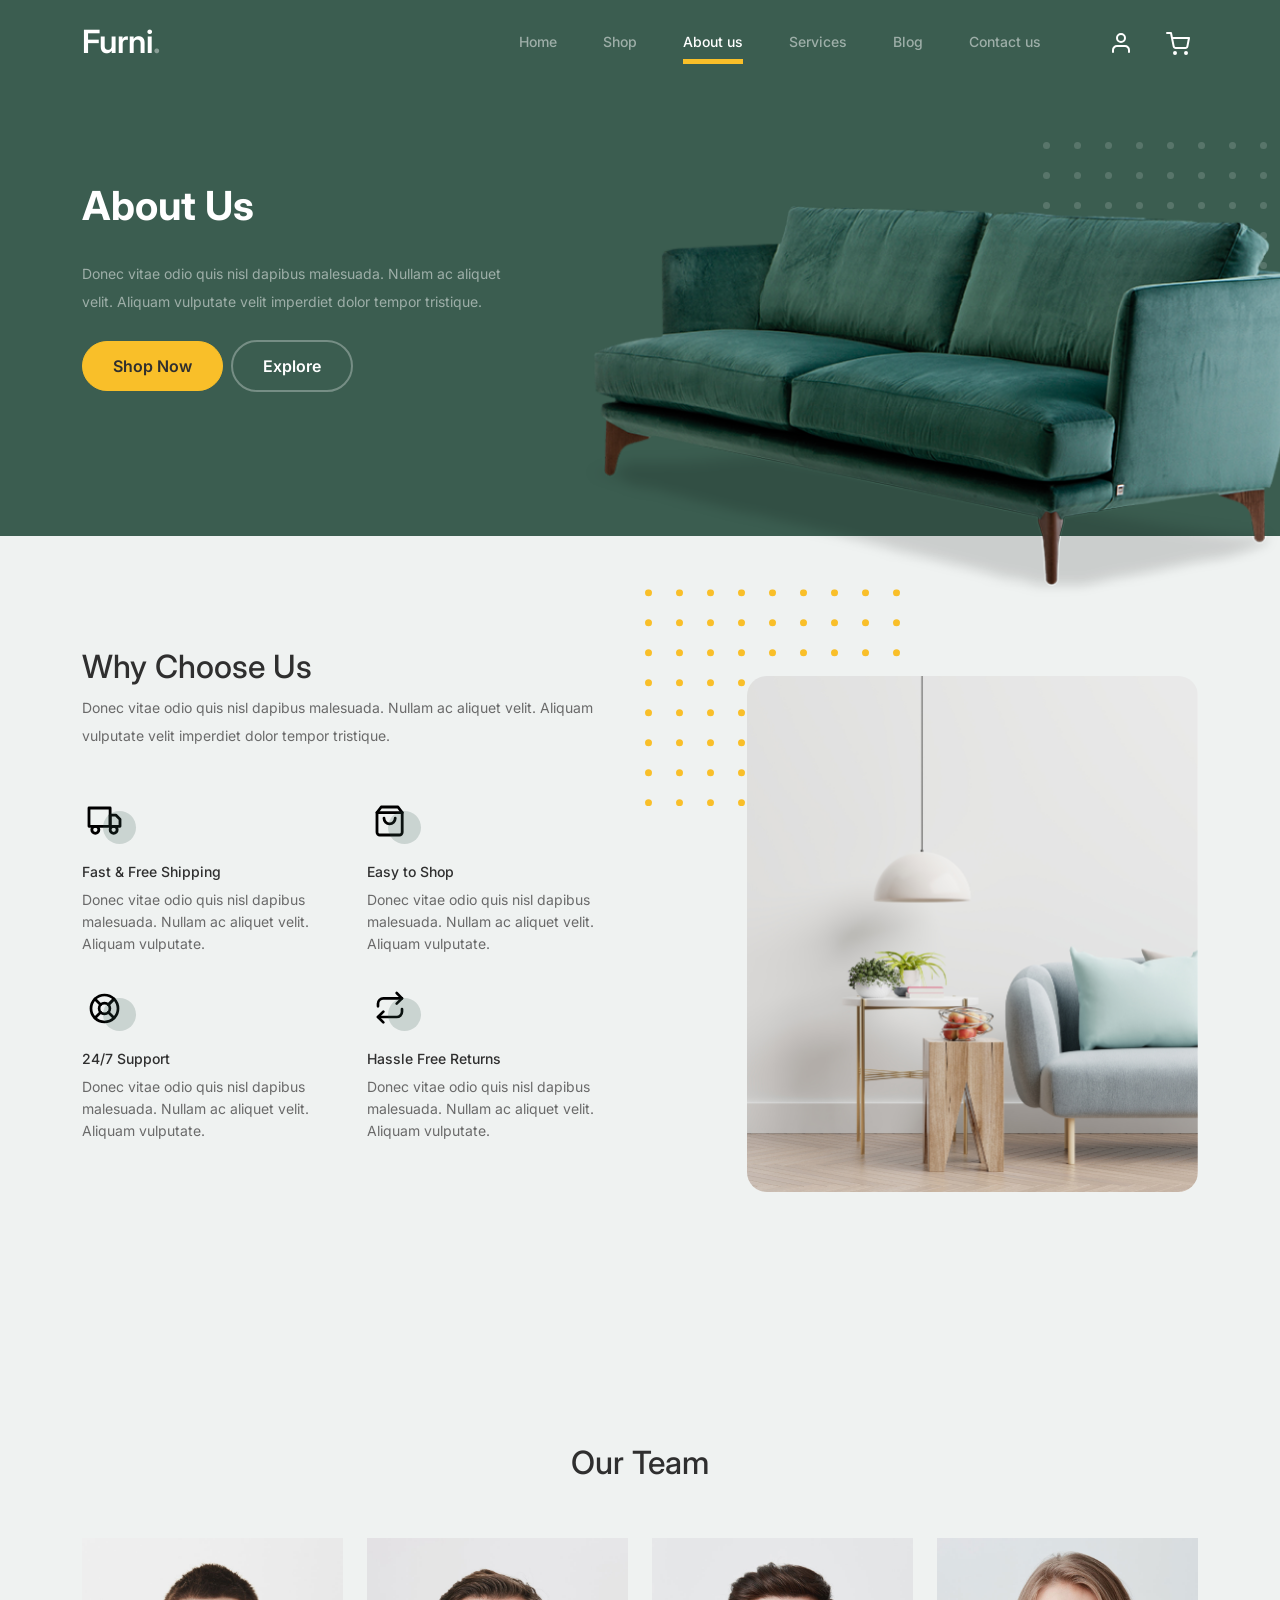
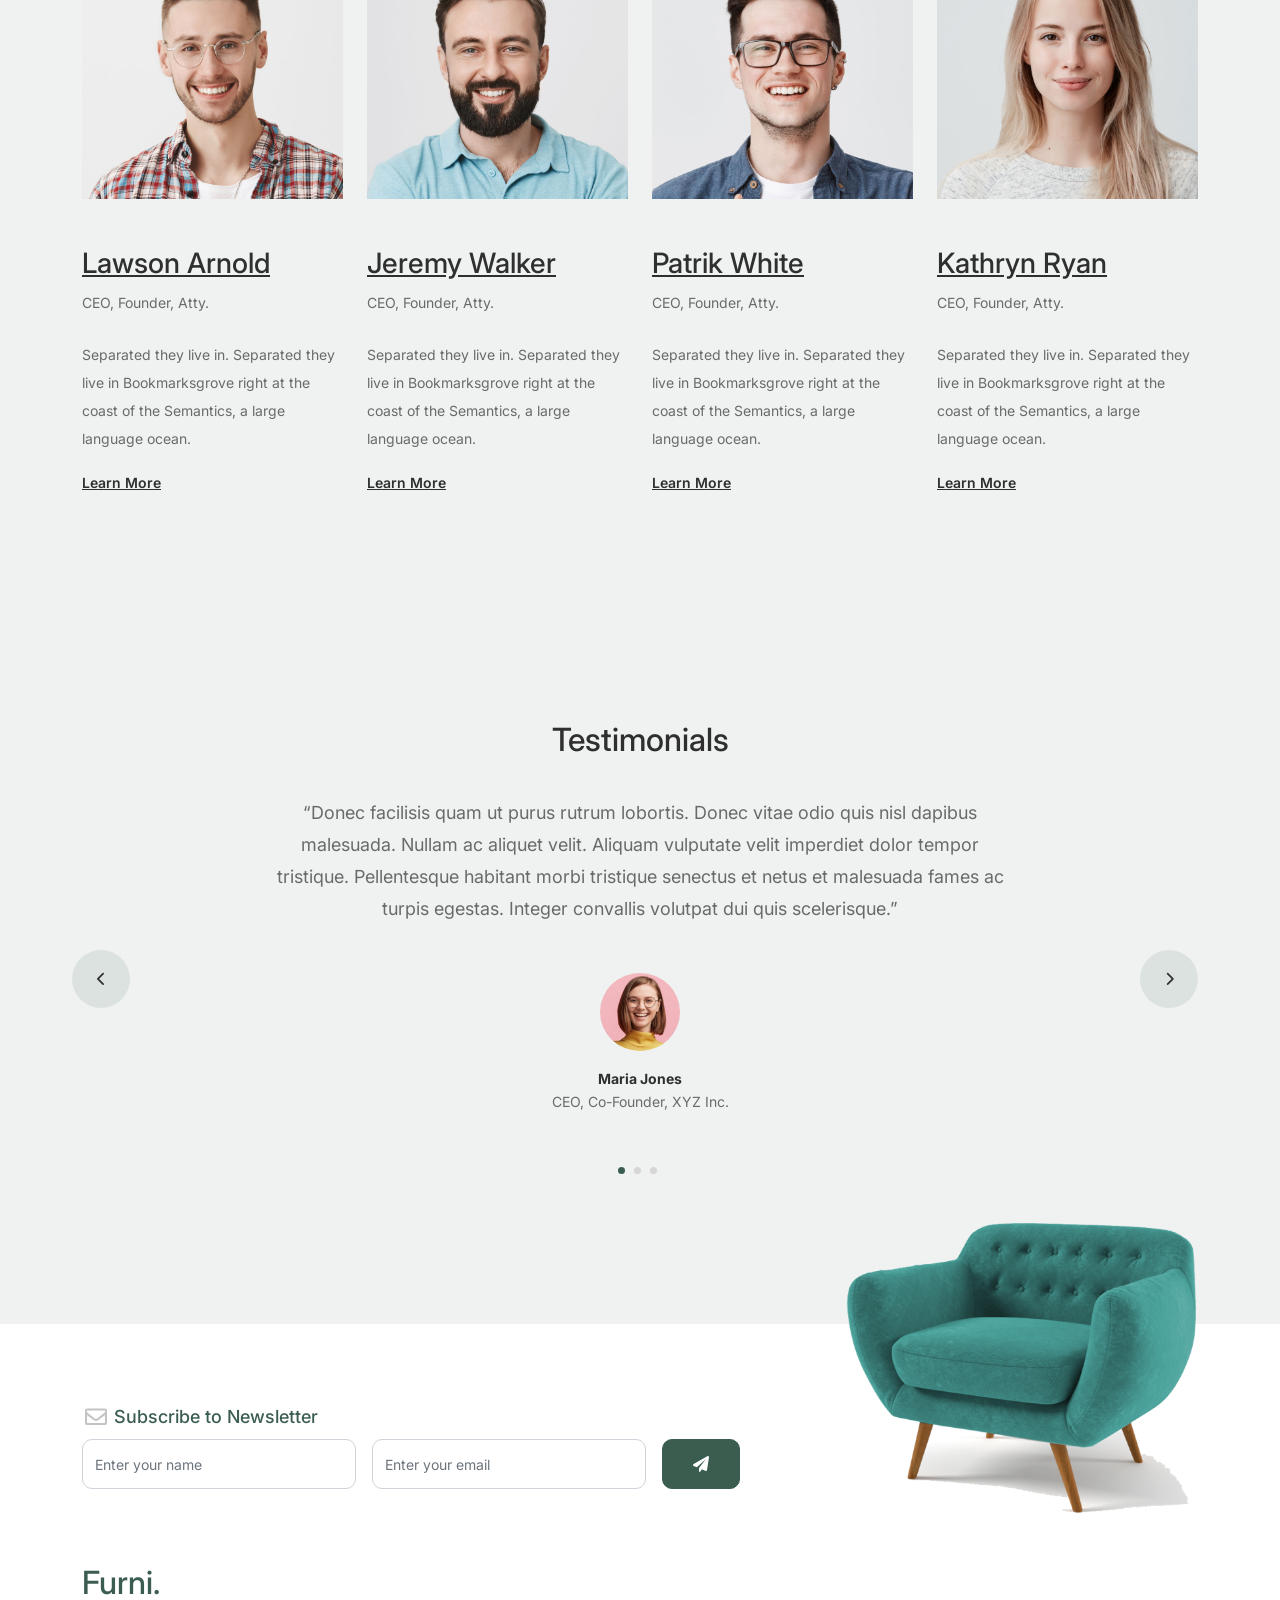
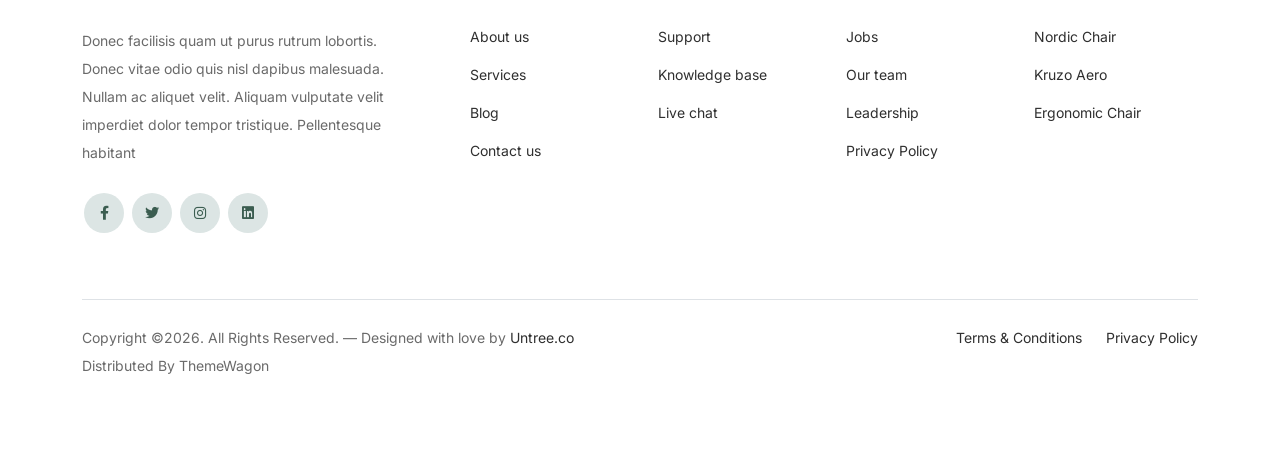
<file: about.html>
<!-- /*
* Bootstrap 5
* Template Name: Furni
* Template Author: Untree.co
* Template URI: https://untree.co/
* License: https://creativecommons.org/licenses/by/3.0/
*/ -->
<!doctype html>
<html lang="en">
<head>
  <meta charset="utf-8">
  <meta name="viewport" content="width=device-width, initial-scale=1, shrink-to-fit=no">
  <meta name="author" content="Untree.co">
  <link rel="shortcut icon" href="favicon.png">

  <meta name="description" content="" />
  <meta name="keywords" content="bootstrap, bootstrap4" />

		<!-- Bootstrap CSS -->
		<link href="css/bootstrap.min.css" rel="stylesheet">
		<link href="https://cdnjs.cloudflare.com/ajax/libs/font-awesome/6.0.0-beta3/css/all.min.css" rel="stylesheet">
		<link href="css/tiny-slider.css" rel="stylesheet">
		<link href="css/style.css" rel="stylesheet">
		<title>Furni Free Bootstrap 5 Template for Furniture and Interior Design Websites by Untree.co </title>
	</head>

	<body>

		<!-- Start Header/Navigation -->
		<nav class="custom-navbar navbar navbar navbar-expand-md navbar-dark bg-dark" arial-label="Furni navigation bar">

			<div class="container">
				<a class="navbar-brand" href="index.html">Furni<span>.</span></a>

				<button class="navbar-toggler" type="button" data-bs-toggle="collapse" data-bs-target="#navbarsFurni" aria-controls="navbarsFurni" aria-expanded="false" aria-label="Toggle navigation">
					<span class="navbar-toggler-icon"></span>
				</button>

				<div class="collapse navbar-collapse" id="navbarsFurni">
					<ul class="custom-navbar-nav navbar-nav ms-auto mb-2 mb-md-0">
						<li class="nav-item ">
							<a class="nav-link" href="index.html">Home</a>
						</li>
						<li><a class="nav-link" href="shop.html">Shop</a></li>
						<li class="active"><a class="nav-link" href="about.html">About us</a></li>
						<li><a class="nav-link" href="services.html">Services</a></li>
						<li><a class="nav-link" href="blog.html">Blog</a></li>
						<li><a class="nav-link" href="contact.html">Contact us</a></li>
					</ul>

					<ul class="custom-navbar-cta navbar-nav mb-2 mb-md-0 ms-5">
						<li><a class="nav-link" href="#"><img src="images/user.svg"></a></li>
						<li><a class="nav-link" href="cart.html"><img src="images/cart.svg"></a></li>
					</ul>
				</div>
			</div>
				
		</nav>
		<!-- End Header/Navigation -->

		<!-- Start Hero Section -->
			<div class="hero">
				<div class="container">
					<div class="row justify-content-between">
						<div class="col-lg-5">
							<div class="intro-excerpt">
								<h1>About Us</h1>
								<p class="mb-4">Donec vitae odio quis nisl dapibus malesuada. Nullam ac aliquet velit. Aliquam vulputate velit imperdiet dolor tempor tristique.</p>
								<p><a href="" class="btn btn-secondary me-2">Shop Now</a><a href="#" class="btn btn-white-outline">Explore</a></p>
							</div>
						</div>
						<div class="col-lg-7">
							<div class="hero-img-wrap">
								<img src="images/couch.png" class="img-fluid">
							</div>
						</div>
					</div>
				</div>
			</div>
		<!-- End Hero Section -->

		

		<!-- Start Why Choose Us Section -->
		<div class="why-choose-section">
			<div class="container">
				<div class="row justify-content-between align-items-center">
					<div class="col-lg-6">
						<h2 class="section-title">Why Choose Us</h2>
						<p>Donec vitae odio quis nisl dapibus malesuada. Nullam ac aliquet velit. Aliquam vulputate velit imperdiet dolor tempor tristique.</p>

						<div class="row my-5">
							<div class="col-6 col-md-6">
								<div class="feature">
									<div class="icon">
										<img src="images/truck.svg" alt="Image" class="imf-fluid">
									</div>
									<h3>Fast &amp; Free Shipping</h3>
									<p>Donec vitae odio quis nisl dapibus malesuada. Nullam ac aliquet velit. Aliquam vulputate.</p>
								</div>
							</div>

							<div class="col-6 col-md-6">
								<div class="feature">
									<div class="icon">
										<img src="images/bag.svg" alt="Image" class="imf-fluid">
									</div>
									<h3>Easy to Shop</h3>
									<p>Donec vitae odio quis nisl dapibus malesuada. Nullam ac aliquet velit. Aliquam vulputate.</p>
								</div>
							</div>

							<div class="col-6 col-md-6">
								<div class="feature">
									<div class="icon">
										<img src="images/support.svg" alt="Image" class="imf-fluid">
									</div>
									<h3>24/7 Support</h3>
									<p>Donec vitae odio quis nisl dapibus malesuada. Nullam ac aliquet velit. Aliquam vulputate.</p>
								</div>
							</div>

							<div class="col-6 col-md-6">
								<div class="feature">
									<div class="icon">
										<img src="images/return.svg" alt="Image" class="imf-fluid">
									</div>
									<h3>Hassle Free Returns</h3>
									<p>Donec vitae odio quis nisl dapibus malesuada. Nullam ac aliquet velit. Aliquam vulputate.</p>
								</div>
							</div>

						</div>
					</div>

					<div class="col-lg-5">
						<div class="img-wrap">
							<img src="images/why-choose-us-img.jpg" alt="Image" class="img-fluid">
						</div>
					</div>

				</div>
			</div>
		</div>
		<!-- End Why Choose Us Section -->

		<!-- Start Team Section -->
		<div class="untree_co-section">
			<div class="container">

				<div class="row mb-5">
					<div class="col-lg-5 mx-auto text-center">
						<h2 class="section-title">Our Team</h2>
					</div>
				</div>

				<div class="row">

					<!-- Start Column 1 -->
					<div class="col-12 col-md-6 col-lg-3 mb-5 mb-md-0">
						<img src="images/person_1.jpg" class="img-fluid mb-5">
						<h3 clas><a href="#"><span class="">Lawson</span> Arnold</a></h3>
            <span class="d-block position mb-4">CEO, Founder, Atty.</span>
            <p>Separated they live in.
            Separated they live in Bookmarksgrove right at the coast of the Semantics, a large language ocean.</p>
            <p class="mb-0"><a href="#" class="more dark">Learn More <span class="icon-arrow_forward"></span></a></p>
					</div> 
					<!-- End Column 1 -->

					<!-- Start Column 2 -->
					<div class="col-12 col-md-6 col-lg-3 mb-5 mb-md-0">
						<img src="images/person_2.jpg" class="img-fluid mb-5">

						<h3 clas><a href="#"><span class="">Jeremy</span> Walker</a></h3>
            <span class="d-block position mb-4">CEO, Founder, Atty.</span>
            <p>Separated they live in.
            Separated they live in Bookmarksgrove right at the coast of the Semantics, a large language ocean.</p>
            <p class="mb-0"><a href="#" class="more dark">Learn More <span class="icon-arrow_forward"></span></a></p>

					</div> 
					<!-- End Column 2 -->

					<!-- Start Column 3 -->
					<div class="col-12 col-md-6 col-lg-3 mb-5 mb-md-0">
						<img src="images/person_3.jpg" class="img-fluid mb-5">
						<h3 clas><a href="#"><span class="">Patrik</span> White</a></h3>
            <span class="d-block position mb-4">CEO, Founder, Atty.</span>
            <p>Separated they live in.
            Separated they live in Bookmarksgrove right at the coast of the Semantics, a large language ocean.</p>
            <p class="mb-0"><a href="#" class="more dark">Learn More <span class="icon-arrow_forward"></span></a></p>
					</div> 
					<!-- End Column 3 -->

					<!-- Start Column 4 -->
					<div class="col-12 col-md-6 col-lg-3 mb-5 mb-md-0">
						<img src="images/person_4.jpg" class="img-fluid mb-5">

						<h3 clas><a href="#"><span class="">Kathryn</span> Ryan</a></h3>
            <span class="d-block position mb-4">CEO, Founder, Atty.</span>
            <p>Separated they live in.
            Separated they live in Bookmarksgrove right at the coast of the Semantics, a large language ocean.</p>
            <p class="mb-0"><a href="#" class="more dark">Learn More <span class="icon-arrow_forward"></span></a></p>

          
					</div> 
					<!-- End Column 4 -->

					

				</div>
			</div>
		</div>
		<!-- End Team Section -->

		

		<!-- Start Testimonial Slider -->
		<div class="testimonial-section before-footer-section">
			<div class="container">
				<div class="row">
					<div class="col-lg-7 mx-auto text-center">
						<h2 class="section-title">Testimonials</h2>
					</div>
				</div>

				<div class="row justify-content-center">
					<div class="col-lg-12">
						<div class="testimonial-slider-wrap text-center">

							<div id="testimonial-nav">
								<span class="prev" data-controls="prev"><span class="fa fa-chevron-left"></span></span>
								<span class="next" data-controls="next"><span class="fa fa-chevron-right"></span></span>
							</div>

							<div class="testimonial-slider">
								
								<div class="item">
									<div class="row justify-content-center">
										<div class="col-lg-8 mx-auto">

											<div class="testimonial-block text-center">
												<blockquote class="mb-5">
													<p>&ldquo;Donec facilisis quam ut purus rutrum lobortis. Donec vitae odio quis nisl dapibus malesuada. Nullam ac aliquet velit. Aliquam vulputate velit imperdiet dolor tempor tristique. Pellentesque habitant morbi tristique senectus et netus et malesuada fames ac turpis egestas. Integer convallis volutpat dui quis scelerisque.&rdquo;</p>
												</blockquote>

												<div class="author-info">
													<div class="author-pic">
														<img src="images/person-1.png" alt="Maria Jones" class="img-fluid">
													</div>
													<h3 class="font-weight-bold">Maria Jones</h3>
													<span class="position d-block mb-3">CEO, Co-Founder, XYZ Inc.</span>
												</div>
											</div>

										</div>
									</div>
								</div> 
								<!-- END item -->

								<div class="item">
									<div class="row justify-content-center">
										<div class="col-lg-8 mx-auto">

											<div class="testimonial-block text-center">
												<blockquote class="mb-5">
													<p>&ldquo;Donec facilisis quam ut purus rutrum lobortis. Donec vitae odio quis nisl dapibus malesuada. Nullam ac aliquet velit. Aliquam vulputate velit imperdiet dolor tempor tristique. Pellentesque habitant morbi tristique senectus et netus et malesuada fames ac turpis egestas. Integer convallis volutpat dui quis scelerisque.&rdquo;</p>
												</blockquote>

												<div class="author-info">
													<div class="author-pic">
														<img src="images/person-1.png" alt="Maria Jones" class="img-fluid">
													</div>
													<h3 class="font-weight-bold">Maria Jones</h3>
													<span class="position d-block mb-3">CEO, Co-Founder, XYZ Inc.</span>
												</div>
											</div>

										</div>
									</div>
								</div> 
								<!-- END item -->

								<div class="item">
									<div class="row justify-content-center">
										<div class="col-lg-8 mx-auto">

											<div class="testimonial-block text-center">
												<blockquote class="mb-5">
													<p>&ldquo;Donec facilisis quam ut purus rutrum lobortis. Donec vitae odio quis nisl dapibus malesuada. Nullam ac aliquet velit. Aliquam vulputate velit imperdiet dolor tempor tristique. Pellentesque habitant morbi tristique senectus et netus et malesuada fames ac turpis egestas. Integer convallis volutpat dui quis scelerisque.&rdquo;</p>
												</blockquote>

												<div class="author-info">
													<div class="author-pic">
														<img src="images/person-1.png" alt="Maria Jones" class="img-fluid">
													</div>
													<h3 class="font-weight-bold">Maria Jones</h3>
													<span class="position d-block mb-3">CEO, Co-Founder, XYZ Inc.</span>
												</div>
											</div>

										</div>
									</div>
								</div> 
								<!-- END item -->

							</div>

						</div>
					</div>
				</div>
			</div>
		</div>
		<!-- End Testimonial Slider -->

		

		<!-- Start Footer Section -->
		<footer class="footer-section">
			<div class="container relative">

				<div class="sofa-img">
					<img src="images/sofa.png" alt="Image" class="img-fluid">
				</div>

				<div class="row">
					<div class="col-lg-8">
						<div class="subscription-form">
							<h3 class="d-flex align-items-center"><span class="me-1"><img src="images/envelope-outline.svg" alt="Image" class="img-fluid"></span><span>Subscribe to Newsletter</span></h3>

							<form action="#" class="row g-3">
								<div class="col-auto">
									<input type="text" class="form-control" placeholder="Enter your name">
								</div>
								<div class="col-auto">
									<input type="email" class="form-control" placeholder="Enter your email">
								</div>
								<div class="col-auto">
									<button class="btn btn-primary">
										<span class="fa fa-paper-plane"></span>
									</button>
								</div>
							</form>

						</div>
					</div>
				</div>

				<div class="row g-5 mb-5">
					<div class="col-lg-4">
						<div class="mb-4 footer-logo-wrap"><a href="#" class="footer-logo">Furni<span>.</span></a></div>
						<p class="mb-4">Donec facilisis quam ut purus rutrum lobortis. Donec vitae odio quis nisl dapibus malesuada. Nullam ac aliquet velit. Aliquam vulputate velit imperdiet dolor tempor tristique. Pellentesque habitant</p>

						<ul class="list-unstyled custom-social">
							<li><a href="#"><span class="fa fa-brands fa-facebook-f"></span></a></li>
							<li><a href="#"><span class="fa fa-brands fa-twitter"></span></a></li>
							<li><a href="#"><span class="fa fa-brands fa-instagram"></span></a></li>
							<li><a href="#"><span class="fa fa-brands fa-linkedin"></span></a></li>
						</ul>
					</div>

					<div class="col-lg-8">
						<div class="row links-wrap">
							<div class="col-6 col-sm-6 col-md-3">
								<ul class="list-unstyled">
									<li><a href="#">About us</a></li>
									<li><a href="#">Services</a></li>
									<li><a href="#">Blog</a></li>
									<li><a href="#">Contact us</a></li>
								</ul>
							</div>

							<div class="col-6 col-sm-6 col-md-3">
								<ul class="list-unstyled">
									<li><a href="#">Support</a></li>
									<li><a href="#">Knowledge base</a></li>
									<li><a href="#">Live chat</a></li>
								</ul>
							</div>

							<div class="col-6 col-sm-6 col-md-3">
								<ul class="list-unstyled">
									<li><a href="#">Jobs</a></li>
									<li><a href="#">Our team</a></li>
									<li><a href="#">Leadership</a></li>
									<li><a href="#">Privacy Policy</a></li>
								</ul>
							</div>

							<div class="col-6 col-sm-6 col-md-3">
								<ul class="list-unstyled">
									<li><a href="#">Nordic Chair</a></li>
									<li><a href="#">Kruzo Aero</a></li>
									<li><a href="#">Ergonomic Chair</a></li>
								</ul>
							</div>
						</div>
					</div>

				</div>

				<div class="border-top copyright">
					<div class="row pt-4">
						<div class="col-lg-6">
							<p class="mb-2 text-center text-lg-start">Copyright &copy;<script>document.write(new Date().getFullYear());</script>. All Rights Reserved. &mdash; Designed with love by <a href="https://untree.co">Untree.co</a> Distributed By <a hreff="https://themewagon.com">ThemeWagon</a>  <!-- License information: https://untree.co/license/ -->
            </p>
						</div>

						<div class="col-lg-6 text-center text-lg-end">
							<ul class="list-unstyled d-inline-flex ms-auto">
								<li class="me-4"><a href="#">Terms &amp; Conditions</a></li>
								<li><a href="#">Privacy Policy</a></li>
							</ul>
						</div>

					</div>
				</div>

			</div>
		</footer>
		<!-- End Footer Section -->	


		<script src="js/bootstrap.bundle.min.js"></script>
		<script src="js/tiny-slider.js"></script>
		<script src="js/custom.js"></script>
	</body>

</html>
</file>
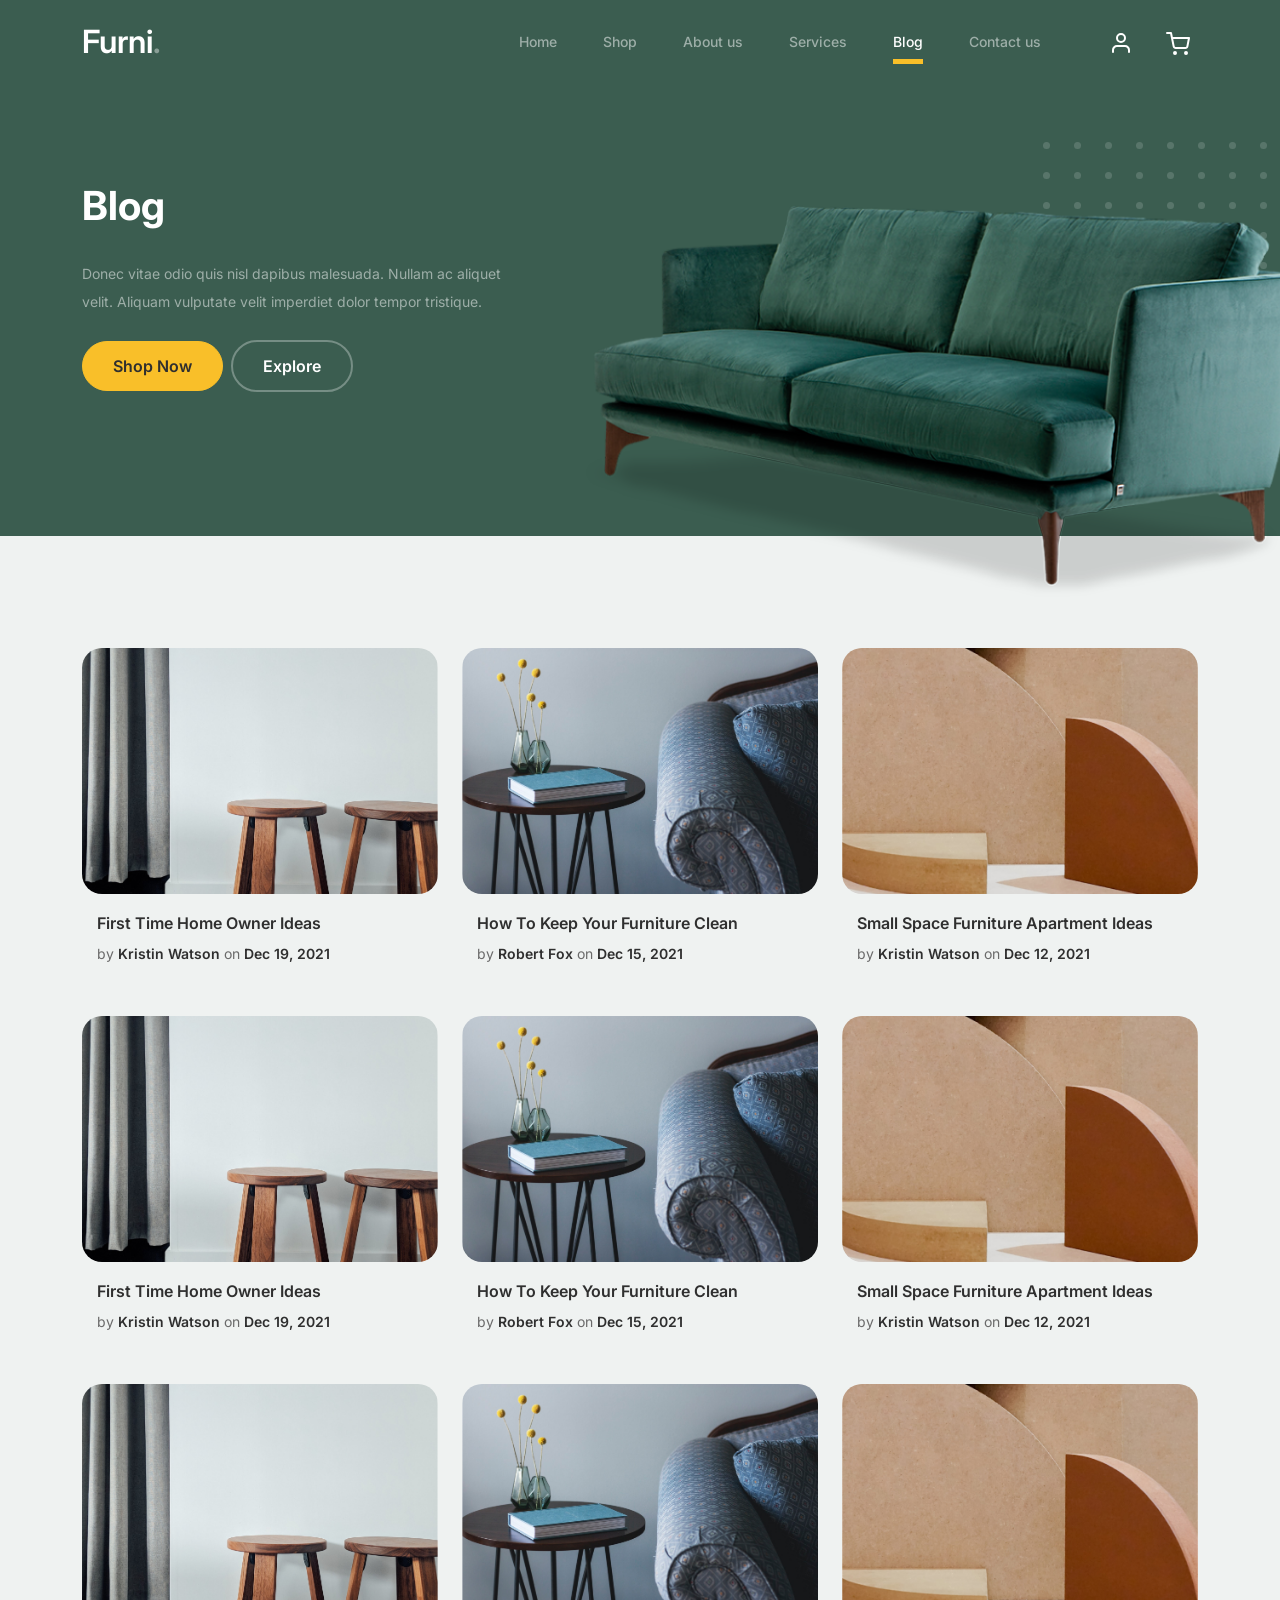
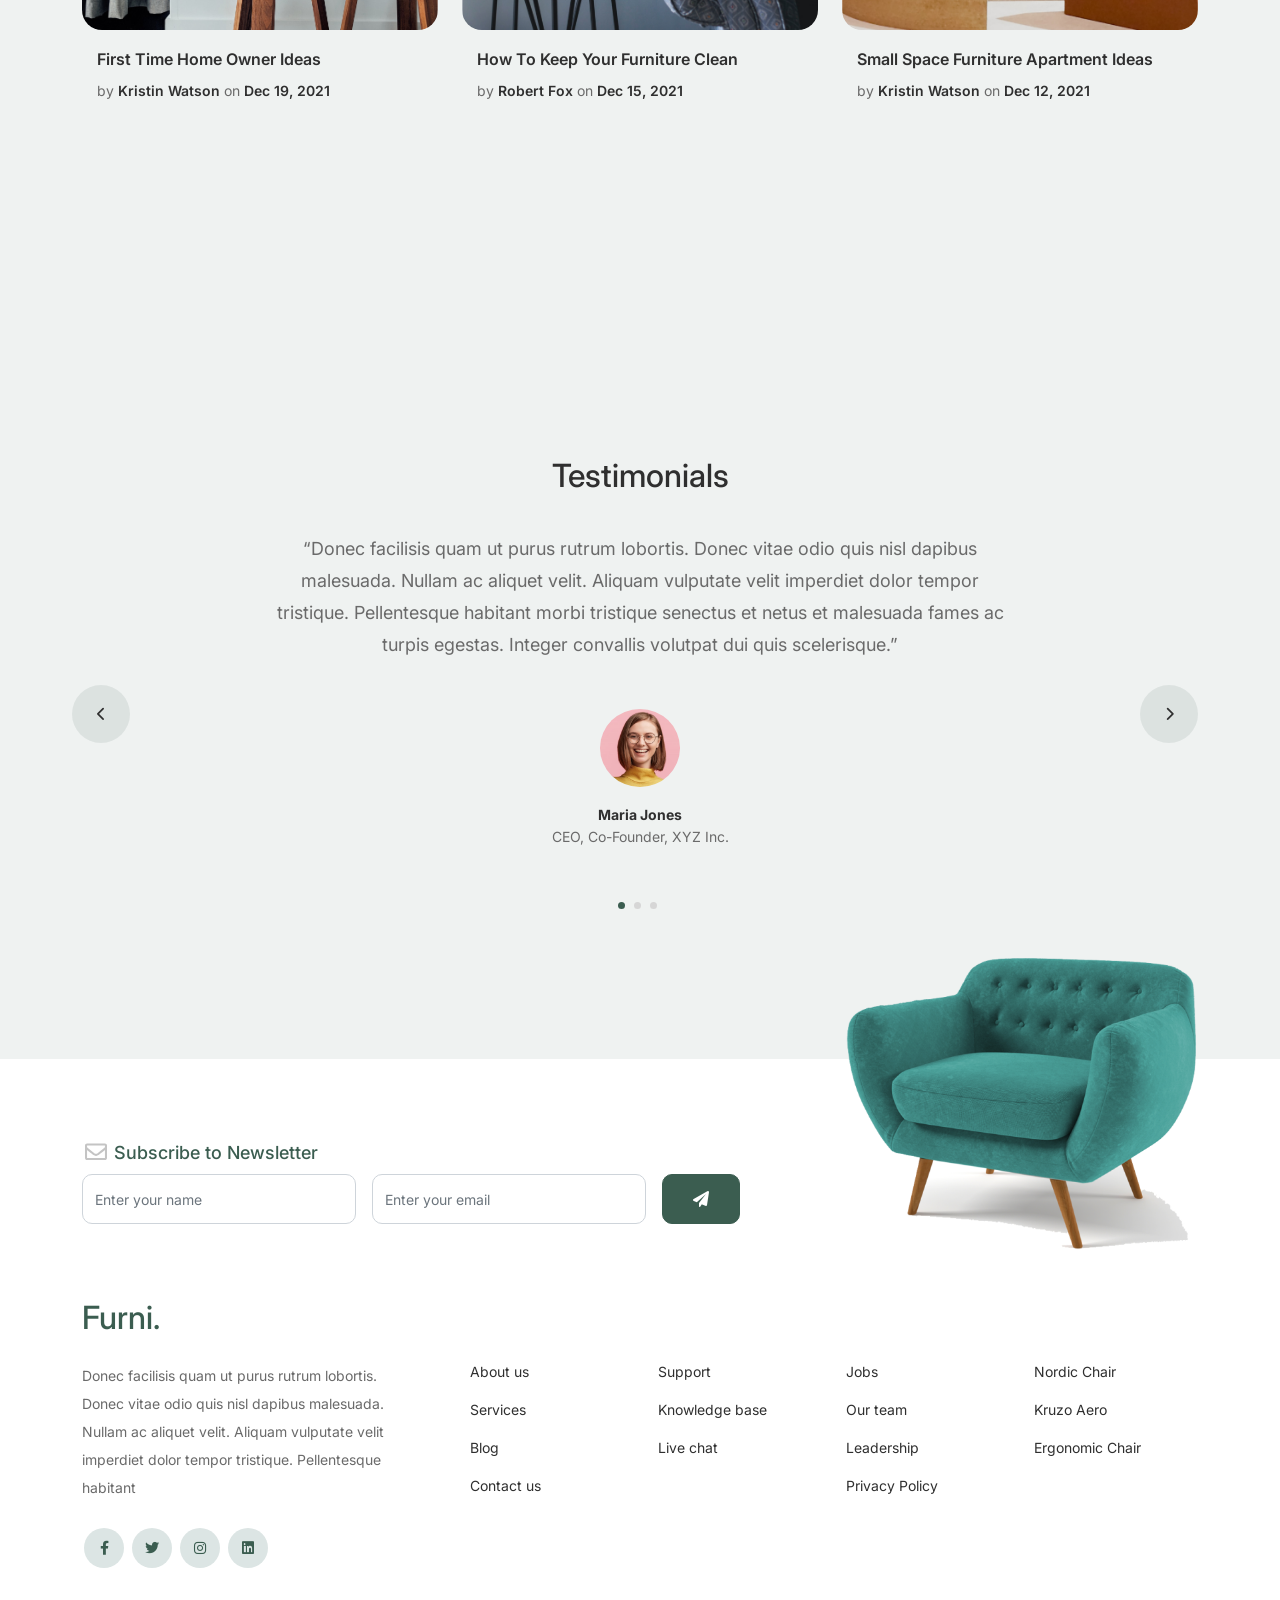
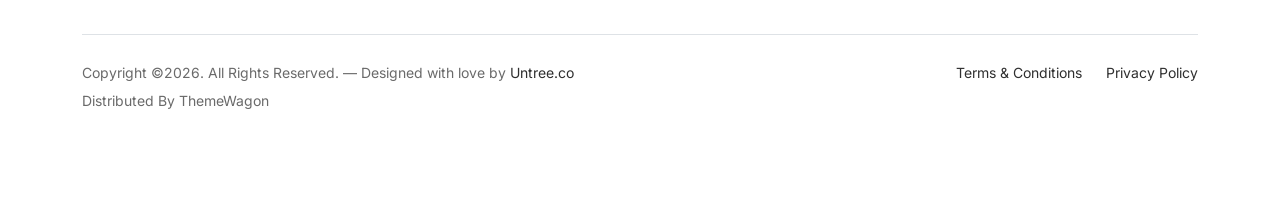
<file: blog.html>
<!-- /*
* Bootstrap 5
* Template Name: Furni
* Template Author: Untree.co
* Template URI: https://untree.co/
* License: https://creativecommons.org/licenses/by/3.0/
*/ -->
<!doctype html>
<html lang="en">
<head>
  <meta charset="utf-8">
  <meta name="viewport" content="width=device-width, initial-scale=1, shrink-to-fit=no">
  <meta name="author" content="Untree.co">
  <link rel="shortcut icon" href="favicon.png">

  <meta name="description" content="" />
  <meta name="keywords" content="bootstrap, bootstrap4" />

		<!-- Bootstrap CSS -->
		<link href="css/bootstrap.min.css" rel="stylesheet">
		<link href="https://cdnjs.cloudflare.com/ajax/libs/font-awesome/6.0.0-beta3/css/all.min.css" rel="stylesheet">
		<link href="css/tiny-slider.css" rel="stylesheet">
		<link href="css/style.css" rel="stylesheet">
		<title>Furni Free Bootstrap 5 Template for Furniture and Interior Design Websites by Untree.co </title>
	</head>

	<body>

		<!-- Start Header/Navigation -->
		<nav class="custom-navbar navbar navbar navbar-expand-md navbar-dark bg-dark" arial-label="Furni navigation bar">

			<div class="container">
				<a class="navbar-brand" href="index.html">Furni<span>.</span></a>

				<button class="navbar-toggler" type="button" data-bs-toggle="collapse" data-bs-target="#navbarsFurni" aria-controls="navbarsFurni" aria-expanded="false" aria-label="Toggle navigation">
					<span class="navbar-toggler-icon"></span>
				</button>

				<div class="collapse navbar-collapse" id="navbarsFurni">
					<ul class="custom-navbar-nav navbar-nav ms-auto mb-2 mb-md-0">
						<li class="nav-item">
							<a class="nav-link" href="index.html">Home</a>
						</li>
						<li><a class="nav-link" href="shop.html">Shop</a></li>
						<li><a class="nav-link" href="about.html">About us</a></li>
						<li><a class="nav-link" href="services.html">Services</a></li>
						<li class="active"><a class="nav-link" href="blog.html">Blog</a></li>
						<li><a class="nav-link" href="contact.html">Contact us</a></li>
					</ul>

					<ul class="custom-navbar-cta navbar-nav mb-2 mb-md-0 ms-5">
						<li><a class="nav-link" href="#"><img src="images/user.svg"></a></li>
						<li><a class="nav-link" href="cart.html"><img src="images/cart.svg"></a></li>
					</ul>
				</div>
			</div>
				
		</nav>
		<!-- End Header/Navigation -->

		<!-- Start Hero Section -->
			<div class="hero">
				<div class="container">
					<div class="row justify-content-between">
						<div class="col-lg-5">
							<div class="intro-excerpt">
								<h1>Blog</h1>
								<p class="mb-4">Donec vitae odio quis nisl dapibus malesuada. Nullam ac aliquet velit. Aliquam vulputate velit imperdiet dolor tempor tristique.</p>
								<p><a href="" class="btn btn-secondary me-2">Shop Now</a><a href="#" class="btn btn-white-outline">Explore</a></p>
							</div>
						</div>
						<div class="col-lg-7">
							<div class="hero-img-wrap">
								<img src="images/couch.png" class="img-fluid">
							</div>
						</div>
					</div>
				</div>
			</div>
		<!-- End Hero Section -->

		

		<!-- Start Blog Section -->
		<div class="blog-section">
			<div class="container">
				
				<div class="row">

					<div class="col-12 col-sm-6 col-md-4 mb-5">
						<div class="post-entry">
							<a href="#" class="post-thumbnail"><img src="images/post-1.jpg" alt="Image" class="img-fluid"></a>
							<div class="post-content-entry">
								<h3><a href="#">First Time Home Owner Ideas</a></h3>
								<div class="meta">
									<span>by <a href="#">Kristin Watson</a></span> <span>on <a href="#">Dec 19, 2021</a></span>
								</div>
							</div>
						</div>
					</div>

					<div class="col-12 col-sm-6 col-md-4 mb-5">
						<div class="post-entry">
							<a href="#" class="post-thumbnail"><img src="images/post-2.jpg" alt="Image" class="img-fluid"></a>
							<div class="post-content-entry">
								<h3><a href="#">How To Keep Your Furniture Clean</a></h3>
								<div class="meta">
									<span>by <a href="#">Robert Fox</a></span> <span>on <a href="#">Dec 15, 2021</a></span>
								</div>
							</div>
						</div>
					</div>

					<div class="col-12 col-sm-6 col-md-4 mb-5">
						<div class="post-entry">
							<a href="#" class="post-thumbnail"><img src="images/post-3.jpg" alt="Image" class="img-fluid"></a>
							<div class="post-content-entry">
								<h3><a href="#">Small Space Furniture Apartment Ideas</a></h3>
								<div class="meta">
									<span>by <a href="#">Kristin Watson</a></span> <span>on <a href="#">Dec 12, 2021</a></span>
								</div>
							</div>
						</div>
					</div>

					<div class="col-12 col-sm-6 col-md-4 mb-5">
						<div class="post-entry">
							<a href="#" class="post-thumbnail"><img src="images/post-1.jpg" alt="Image" class="img-fluid"></a>
							<div class="post-content-entry">
								<h3><a href="#">First Time Home Owner Ideas</a></h3>
								<div class="meta">
									<span>by <a href="#">Kristin Watson</a></span> <span>on <a href="#">Dec 19, 2021</a></span>
								</div>
							</div>
						</div>
					</div>

					<div class="col-12 col-sm-6 col-md-4 mb-5">
						<div class="post-entry">
							<a href="#" class="post-thumbnail"><img src="images/post-2.jpg" alt="Image" class="img-fluid"></a>
							<div class="post-content-entry">
								<h3><a href="#">How To Keep Your Furniture Clean</a></h3>
								<div class="meta">
									<span>by <a href="#">Robert Fox</a></span> <span>on <a href="#">Dec 15, 2021</a></span>
								</div>
							</div>
						</div>
					</div>

					<div class="col-12 col-sm-6 col-md-4 mb-5">
						<div class="post-entry">
							<a href="#" class="post-thumbnail"><img src="images/post-3.jpg" alt="Image" class="img-fluid"></a>
							<div class="post-content-entry">
								<h3><a href="#">Small Space Furniture Apartment Ideas</a></h3>
								<div class="meta">
									<span>by <a href="#">Kristin Watson</a></span> <span>on <a href="#">Dec 12, 2021</a></span>
								</div>
							</div>
						</div>
					</div>

					<div class="col-12 col-sm-6 col-md-4 mb-5">
						<div class="post-entry">
							<a href="#" class="post-thumbnail"><img src="images/post-1.jpg" alt="Image" class="img-fluid"></a>
							<div class="post-content-entry">
								<h3><a href="#">First Time Home Owner Ideas</a></h3>
								<div class="meta">
									<span>by <a href="#">Kristin Watson</a></span> <span>on <a href="#">Dec 19, 2021</a></span>
								</div>
							</div>
						</div>
					</div>

					<div class="col-12 col-sm-6 col-md-4 mb-5">
						<div class="post-entry">
							<a href="#" class="post-thumbnail"><img src="images/post-2.jpg" alt="Image" class="img-fluid"></a>
							<div class="post-content-entry">
								<h3><a href="#">How To Keep Your Furniture Clean</a></h3>
								<div class="meta">
									<span>by <a href="#">Robert Fox</a></span> <span>on <a href="#">Dec 15, 2021</a></span>
								</div>
							</div>
						</div>
					</div>

					<div class="col-12 col-sm-6 col-md-4 mb-5">
						<div class="post-entry">
							<a href="#" class="post-thumbnail"><img src="images/post-3.jpg" alt="Image" class="img-fluid"></a>
							<div class="post-content-entry">
								<h3><a href="#">Small Space Furniture Apartment Ideas</a></h3>
								<div class="meta">
									<span>by <a href="#">Kristin Watson</a></span> <span>on <a href="#">Dec 12, 2021</a></span>
								</div>
							</div>
						</div>
					</div>

				</div>
			</div>
		</div>
		<!-- End Blog Section -->	

		

		<!-- Start Testimonial Slider -->
		<div class="testimonial-section before-footer-section">
			<div class="container">
				<div class="row">
					<div class="col-lg-7 mx-auto text-center">
						<h2 class="section-title">Testimonials</h2>
					</div>
				</div>

				<div class="row justify-content-center">
					<div class="col-lg-12">
						<div class="testimonial-slider-wrap text-center">

							<div id="testimonial-nav">
								<span class="prev" data-controls="prev"><span class="fa fa-chevron-left"></span></span>
								<span class="next" data-controls="next"><span class="fa fa-chevron-right"></span></span>
							</div>

							<div class="testimonial-slider">
								
								<div class="item">
									<div class="row justify-content-center">
										<div class="col-lg-8 mx-auto">

											<div class="testimonial-block text-center">
												<blockquote class="mb-5">
													<p>&ldquo;Donec facilisis quam ut purus rutrum lobortis. Donec vitae odio quis nisl dapibus malesuada. Nullam ac aliquet velit. Aliquam vulputate velit imperdiet dolor tempor tristique. Pellentesque habitant morbi tristique senectus et netus et malesuada fames ac turpis egestas. Integer convallis volutpat dui quis scelerisque.&rdquo;</p>
												</blockquote>

												<div class="author-info">
													<div class="author-pic">
														<img src="images/person-1.png" alt="Maria Jones" class="img-fluid">
													</div>
													<h3 class="font-weight-bold">Maria Jones</h3>
													<span class="position d-block mb-3">CEO, Co-Founder, XYZ Inc.</span>
												</div>
											</div>

										</div>
									</div>
								</div> 
								<!-- END item -->

								<div class="item">
									<div class="row justify-content-center">
										<div class="col-lg-8 mx-auto">

											<div class="testimonial-block text-center">
												<blockquote class="mb-5">
													<p>&ldquo;Donec facilisis quam ut purus rutrum lobortis. Donec vitae odio quis nisl dapibus malesuada. Nullam ac aliquet velit. Aliquam vulputate velit imperdiet dolor tempor tristique. Pellentesque habitant morbi tristique senectus et netus et malesuada fames ac turpis egestas. Integer convallis volutpat dui quis scelerisque.&rdquo;</p>
												</blockquote>

												<div class="author-info">
													<div class="author-pic">
														<img src="images/person-1.png" alt="Maria Jones" class="img-fluid">
													</div>
													<h3 class="font-weight-bold">Maria Jones</h3>
													<span class="position d-block mb-3">CEO, Co-Founder, XYZ Inc.</span>
												</div>
											</div>

										</div>
									</div>
								</div> 
								<!-- END item -->

								<div class="item">
									<div class="row justify-content-center">
										<div class="col-lg-8 mx-auto">

											<div class="testimonial-block text-center">
												<blockquote class="mb-5">
													<p>&ldquo;Donec facilisis quam ut purus rutrum lobortis. Donec vitae odio quis nisl dapibus malesuada. Nullam ac aliquet velit. Aliquam vulputate velit imperdiet dolor tempor tristique. Pellentesque habitant morbi tristique senectus et netus et malesuada fames ac turpis egestas. Integer convallis volutpat dui quis scelerisque.&rdquo;</p>
												</blockquote>

												<div class="author-info">
													<div class="author-pic">
														<img src="images/person-1.png" alt="Maria Jones" class="img-fluid">
													</div>
													<h3 class="font-weight-bold">Maria Jones</h3>
													<span class="position d-block mb-3">CEO, Co-Founder, XYZ Inc.</span>
												</div>
											</div>

										</div>
									</div>
								</div> 
								<!-- END item -->

							</div>

						</div>
					</div>
				</div>
			</div>
		</div>
		<!-- End Testimonial Slider -->

		

		<!-- Start Footer Section -->
		<footer class="footer-section">
			<div class="container relative">

				<div class="sofa-img">
					<img src="images/sofa.png" alt="Image" class="img-fluid">
				</div>

				<div class="row">
					<div class="col-lg-8">
						<div class="subscription-form">
							<h3 class="d-flex align-items-center"><span class="me-1"><img src="images/envelope-outline.svg" alt="Image" class="img-fluid"></span><span>Subscribe to Newsletter</span></h3>

							<form action="#" class="row g-3">
								<div class="col-auto">
									<input type="text" class="form-control" placeholder="Enter your name">
								</div>
								<div class="col-auto">
									<input type="email" class="form-control" placeholder="Enter your email">
								</div>
								<div class="col-auto">
									<button class="btn btn-primary">
										<span class="fa fa-paper-plane"></span>
									</button>
								</div>
							</form>

						</div>
					</div>
				</div>

				<div class="row g-5 mb-5">
					<div class="col-lg-4">
						<div class="mb-4 footer-logo-wrap"><a href="#" class="footer-logo">Furni<span>.</span></a></div>
						<p class="mb-4">Donec facilisis quam ut purus rutrum lobortis. Donec vitae odio quis nisl dapibus malesuada. Nullam ac aliquet velit. Aliquam vulputate velit imperdiet dolor tempor tristique. Pellentesque habitant</p>

						<ul class="list-unstyled custom-social">
							<li><a href="#"><span class="fa fa-brands fa-facebook-f"></span></a></li>
							<li><a href="#"><span class="fa fa-brands fa-twitter"></span></a></li>
							<li><a href="#"><span class="fa fa-brands fa-instagram"></span></a></li>
							<li><a href="#"><span class="fa fa-brands fa-linkedin"></span></a></li>
						</ul>
					</div>

					<div class="col-lg-8">
						<div class="row links-wrap">
							<div class="col-6 col-sm-6 col-md-3">
								<ul class="list-unstyled">
									<li><a href="#">About us</a></li>
									<li><a href="#">Services</a></li>
									<li><a href="#">Blog</a></li>
									<li><a href="#">Contact us</a></li>
								</ul>
							</div>

							<div class="col-6 col-sm-6 col-md-3">
								<ul class="list-unstyled">
									<li><a href="#">Support</a></li>
									<li><a href="#">Knowledge base</a></li>
									<li><a href="#">Live chat</a></li>
								</ul>
							</div>

							<div class="col-6 col-sm-6 col-md-3">
								<ul class="list-unstyled">
									<li><a href="#">Jobs</a></li>
									<li><a href="#">Our team</a></li>
									<li><a href="#">Leadership</a></li>
									<li><a href="#">Privacy Policy</a></li>
								</ul>
							</div>

							<div class="col-6 col-sm-6 col-md-3">
								<ul class="list-unstyled">
									<li><a href="#">Nordic Chair</a></li>
									<li><a href="#">Kruzo Aero</a></li>
									<li><a href="#">Ergonomic Chair</a></li>
								</ul>
							</div>
						</div>
					</div>

				</div>

				<div class="border-top copyright">
					<div class="row pt-4">
						<div class="col-lg-6">
							<p class="mb-2 text-center text-lg-start">Copyright &copy;<script>document.write(new Date().getFullYear());</script>. All Rights Reserved. &mdash; Designed with love by <a href="https://untree.co">Untree.co</a> Distributed By <a hreff="https://themewagon.com">ThemeWagon</a>  <!-- License information: https://untree.co/license/ -->
            </p>
						</div>

						<div class="col-lg-6 text-center text-lg-end">
							<ul class="list-unstyled d-inline-flex ms-auto">
								<li class="me-4"><a href="#">Terms &amp; Conditions</a></li>
								<li><a href="#">Privacy Policy</a></li>
							</ul>
						</div>

					</div>
				</div>

			</div>
		</footer>
		<!-- End Footer Section -->	


		<script src="js/bootstrap.bundle.min.js"></script>
		<script src="js/tiny-slider.js"></script>
		<script src="js/custom.js"></script>
	</body>

</html>
</file>
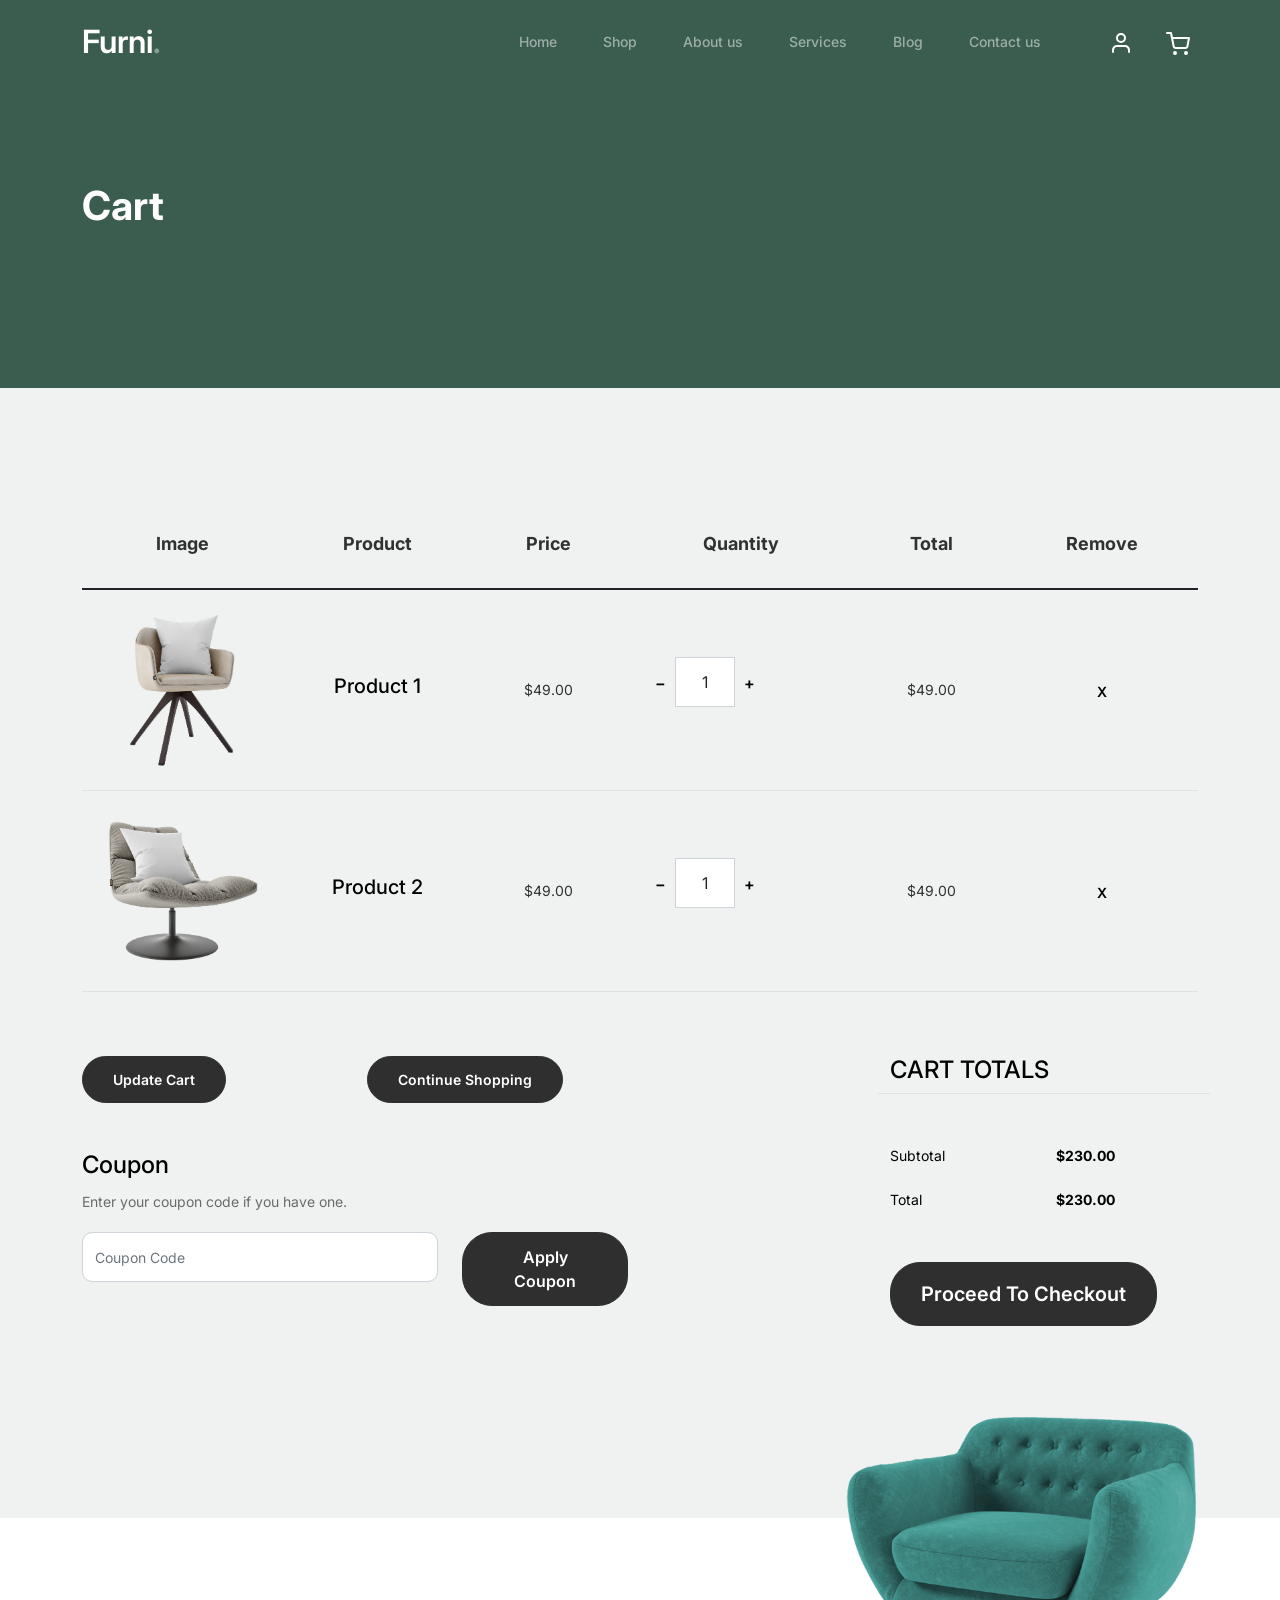
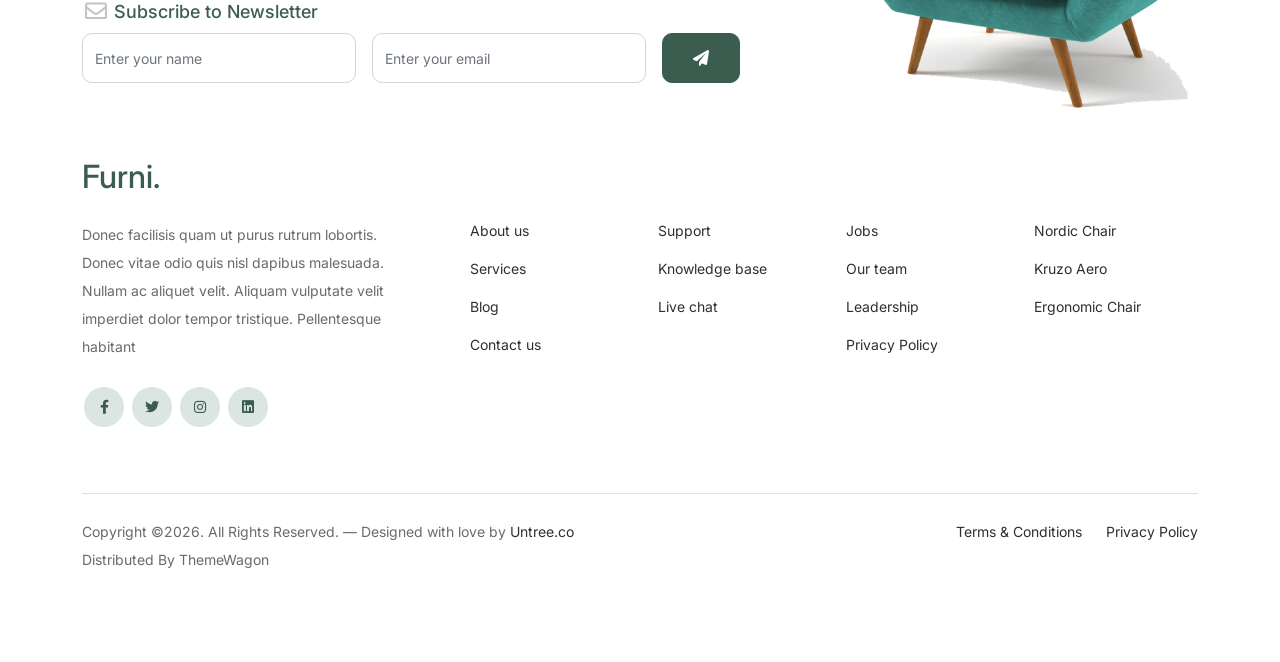
<file: cart.html>
<!-- /*
* Bootstrap 5
* Template Name: Furni
* Template Author: Untree.co
* Template URI: https://untree.co/
* License: https://creativecommons.org/licenses/by/3.0/
*/ -->
<!doctype html>
<html lang="en">
<head>
  <meta charset="utf-8">
  <meta name="viewport" content="width=device-width, initial-scale=1, shrink-to-fit=no">
  <meta name="author" content="Untree.co">
  <link rel="shortcut icon" href="favicon.png">

  <meta name="description" content="" />
  <meta name="keywords" content="bootstrap, bootstrap4" />

		<!-- Bootstrap CSS -->
		<link href="css/bootstrap.min.css" rel="stylesheet">
		<link href="https://cdnjs.cloudflare.com/ajax/libs/font-awesome/6.0.0-beta3/css/all.min.css" rel="stylesheet">
		<link href="css/tiny-slider.css" rel="stylesheet">
		<link href="css/style.css" rel="stylesheet">
		<title>Furni Free Bootstrap 5 Template for Furniture and Interior Design Websites by Untree.co </title>
	</head>

	<body>

		<!-- Start Header/Navigation -->
		<nav class="custom-navbar navbar navbar navbar-expand-md navbar-dark bg-dark" arial-label="Furni navigation bar">

			<div class="container">
				<a class="navbar-brand" href="index.html">Furni<span>.</span></a>

				<button class="navbar-toggler" type="button" data-bs-toggle="collapse" data-bs-target="#navbarsFurni" aria-controls="navbarsFurni" aria-expanded="false" aria-label="Toggle navigation">
					<span class="navbar-toggler-icon"></span>
				</button>

				<div class="collapse navbar-collapse" id="navbarsFurni">
					<ul class="custom-navbar-nav navbar-nav ms-auto mb-2 mb-md-0">
						<li class="nav-item ">
							<a class="nav-link" href="index.html">Home</a>
						</li>
						<li><a class="nav-link" href="shop.html">Shop</a></li>
						<li><a class="nav-link" href="about.html">About us</a></li>
						<li><a class="nav-link" href="services.html">Services</a></li>
						<li><a class="nav-link" href="blog.html">Blog</a></li>
						<li><a class="nav-link" href="contact.html">Contact us</a></li>
					</ul>

					<ul class="custom-navbar-cta navbar-nav mb-2 mb-md-0 ms-5">
						<li><a class="nav-link" href="#"><img src="images/user.svg"></a></li>
						<li><a class="nav-link" href="cart.html"><img src="images/cart.svg"></a></li>
					</ul>
				</div>
			</div>
				
		</nav>
		<!-- End Header/Navigation -->

		<!-- Start Hero Section -->
			<div class="hero">
				<div class="container">
					<div class="row justify-content-between">
						<div class="col-lg-5">
							<div class="intro-excerpt">
								<h1>Cart</h1>
							</div>
						</div>
						<div class="col-lg-7">
							
						</div>
					</div>
				</div>
			</div>
		<!-- End Hero Section -->

		

		<div class="untree_co-section before-footer-section">
            <div class="container">
              <div class="row mb-5">
                <form class="col-md-12" method="post">
                  <div class="site-blocks-table">
                    <table class="table">
                      <thead>
                        <tr>
                          <th class="product-thumbnail">Image</th>
                          <th class="product-name">Product</th>
                          <th class="product-price">Price</th>
                          <th class="product-quantity">Quantity</th>
                          <th class="product-total">Total</th>
                          <th class="product-remove">Remove</th>
                        </tr>
                      </thead>
                      <tbody>
                        <tr>
                          <td class="product-thumbnail">
                            <img src="images/product-1.png" alt="Image" class="img-fluid">
                          </td>
                          <td class="product-name">
                            <h2 class="h5 text-black">Product 1</h2>
                          </td>
                          <td>$49.00</td>
                          <td>
                            <div class="input-group mb-3 d-flex align-items-center quantity-container" style="max-width: 120px;">
                              <div class="input-group-prepend">
                                <button class="btn btn-outline-black decrease" type="button">&minus;</button>
                              </div>
                              <input type="text" class="form-control text-center quantity-amount" value="1" placeholder="" aria-label="Example text with button addon" aria-describedby="button-addon1">
                              <div class="input-group-append">
                                <button class="btn btn-outline-black increase" type="button">&plus;</button>
                              </div>
                            </div>
        
                          </td>
                          <td>$49.00</td>
                          <td><a href="#" class="btn btn-black btn-sm">X</a></td>
                        </tr>
        
                        <tr>
                          <td class="product-thumbnail">
                            <img src="images/product-2.png" alt="Image" class="img-fluid">
                          </td>
                          <td class="product-name">
                            <h2 class="h5 text-black">Product 2</h2>
                          </td>
                          <td>$49.00</td>
                          <td>
                            <div class="input-group mb-3 d-flex align-items-center quantity-container" style="max-width: 120px;">
                              <div class="input-group-prepend">
                                <button class="btn btn-outline-black decrease" type="button">&minus;</button>
                              </div>
                              <input type="text" class="form-control text-center quantity-amount" value="1" placeholder="" aria-label="Example text with button addon" aria-describedby="button-addon1">
                              <div class="input-group-append">
                                <button class="btn btn-outline-black increase" type="button">&plus;</button>
                              </div>
                            </div>
        
                          </td>
                          <td>$49.00</td>
                          <td><a href="#" class="btn btn-black btn-sm">X</a></td>
                        </tr>
                      </tbody>
                    </table>
                  </div>
                </form>
              </div>
        
              <div class="row">
                <div class="col-md-6">
                  <div class="row mb-5">
                    <div class="col-md-6 mb-3 mb-md-0">
                      <button class="btn btn-black btn-sm btn-block">Update Cart</button>
                    </div>
                    <div class="col-md-6">
                      <button class="btn btn-outline-black btn-sm btn-block">Continue Shopping</button>
                    </div>
                  </div>
                  <div class="row">
                    <div class="col-md-12">
                      <label class="text-black h4" for="coupon">Coupon</label>
                      <p>Enter your coupon code if you have one.</p>
                    </div>
                    <div class="col-md-8 mb-3 mb-md-0">
                      <input type="text" class="form-control py-3" id="coupon" placeholder="Coupon Code">
                    </div>
                    <div class="col-md-4">
                      <button class="btn btn-black">Apply Coupon</button>
                    </div>
                  </div>
                </div>
                <div class="col-md-6 pl-5">
                  <div class="row justify-content-end">
                    <div class="col-md-7">
                      <div class="row">
                        <div class="col-md-12 text-right border-bottom mb-5">
                          <h3 class="text-black h4 text-uppercase">Cart Totals</h3>
                        </div>
                      </div>
                      <div class="row mb-3">
                        <div class="col-md-6">
                          <span class="text-black">Subtotal</span>
                        </div>
                        <div class="col-md-6 text-right">
                          <strong class="text-black">$230.00</strong>
                        </div>
                      </div>
                      <div class="row mb-5">
                        <div class="col-md-6">
                          <span class="text-black">Total</span>
                        </div>
                        <div class="col-md-6 text-right">
                          <strong class="text-black">$230.00</strong>
                        </div>
                      </div>
        
                      <div class="row">
                        <div class="col-md-12">
                          <button class="btn btn-black btn-lg py-3 btn-block" onclick="window.location='checkout.html'">Proceed To Checkout</button>
                        </div>
                      </div>
                    </div>
                  </div>
                </div>
              </div>
            </div>
          </div>
		

		<!-- Start Footer Section -->
		<footer class="footer-section">
			<div class="container relative">

				<div class="sofa-img">
					<img src="images/sofa.png" alt="Image" class="img-fluid">
				</div>

				<div class="row">
					<div class="col-lg-8">
						<div class="subscription-form">
							<h3 class="d-flex align-items-center"><span class="me-1"><img src="images/envelope-outline.svg" alt="Image" class="img-fluid"></span><span>Subscribe to Newsletter</span></h3>

							<form action="#" class="row g-3">
								<div class="col-auto">
									<input type="text" class="form-control" placeholder="Enter your name">
								</div>
								<div class="col-auto">
									<input type="email" class="form-control" placeholder="Enter your email">
								</div>
								<div class="col-auto">
									<button class="btn btn-primary">
										<span class="fa fa-paper-plane"></span>
									</button>
								</div>
							</form>

						</div>
					</div>
				</div>

				<div class="row g-5 mb-5">
					<div class="col-lg-4">
						<div class="mb-4 footer-logo-wrap"><a href="#" class="footer-logo">Furni<span>.</span></a></div>
						<p class="mb-4">Donec facilisis quam ut purus rutrum lobortis. Donec vitae odio quis nisl dapibus malesuada. Nullam ac aliquet velit. Aliquam vulputate velit imperdiet dolor tempor tristique. Pellentesque habitant</p>

						<ul class="list-unstyled custom-social">
							<li><a href="#"><span class="fa fa-brands fa-facebook-f"></span></a></li>
							<li><a href="#"><span class="fa fa-brands fa-twitter"></span></a></li>
							<li><a href="#"><span class="fa fa-brands fa-instagram"></span></a></li>
							<li><a href="#"><span class="fa fa-brands fa-linkedin"></span></a></li>
						</ul>
					</div>

					<div class="col-lg-8">
						<div class="row links-wrap">
							<div class="col-6 col-sm-6 col-md-3">
								<ul class="list-unstyled">
									<li><a href="#">About us</a></li>
									<li><a href="#">Services</a></li>
									<li><a href="#">Blog</a></li>
									<li><a href="#">Contact us</a></li>
								</ul>
							</div>

							<div class="col-6 col-sm-6 col-md-3">
								<ul class="list-unstyled">
									<li><a href="#">Support</a></li>
									<li><a href="#">Knowledge base</a></li>
									<li><a href="#">Live chat</a></li>
								</ul>
							</div>

							<div class="col-6 col-sm-6 col-md-3">
								<ul class="list-unstyled">
									<li><a href="#">Jobs</a></li>
									<li><a href="#">Our team</a></li>
									<li><a href="#">Leadership</a></li>
									<li><a href="#">Privacy Policy</a></li>
								</ul>
							</div>

							<div class="col-6 col-sm-6 col-md-3">
								<ul class="list-unstyled">
									<li><a href="#">Nordic Chair</a></li>
									<li><a href="#">Kruzo Aero</a></li>
									<li><a href="#">Ergonomic Chair</a></li>
								</ul>
							</div>
						</div>
					</div>

				</div>

				<div class="border-top copyright">
					<div class="row pt-4">
						<div class="col-lg-6">
							<p class="mb-2 text-center text-lg-start">Copyright &copy;<script>document.write(new Date().getFullYear());</script>. All Rights Reserved. &mdash; Designed with love by <a href="https://untree.co">Untree.co</a> Distributed By <a hreff="https://themewagon.com">ThemeWagon</a>  <!-- License information: https://untree.co/license/ -->
            </p>
						</div>

						<div class="col-lg-6 text-center text-lg-end">
							<ul class="list-unstyled d-inline-flex ms-auto">
								<li class="me-4"><a href="#">Terms &amp; Conditions</a></li>
								<li><a href="#">Privacy Policy</a></li>
							</ul>
						</div>

					</div>
				</div>

			</div>
		</footer>
		<!-- End Footer Section -->	


		<script src="js/bootstrap.bundle.min.js"></script>
		<script src="js/tiny-slider.js"></script>
		<script src="js/custom.js"></script>
	</body>

</html>
</file>
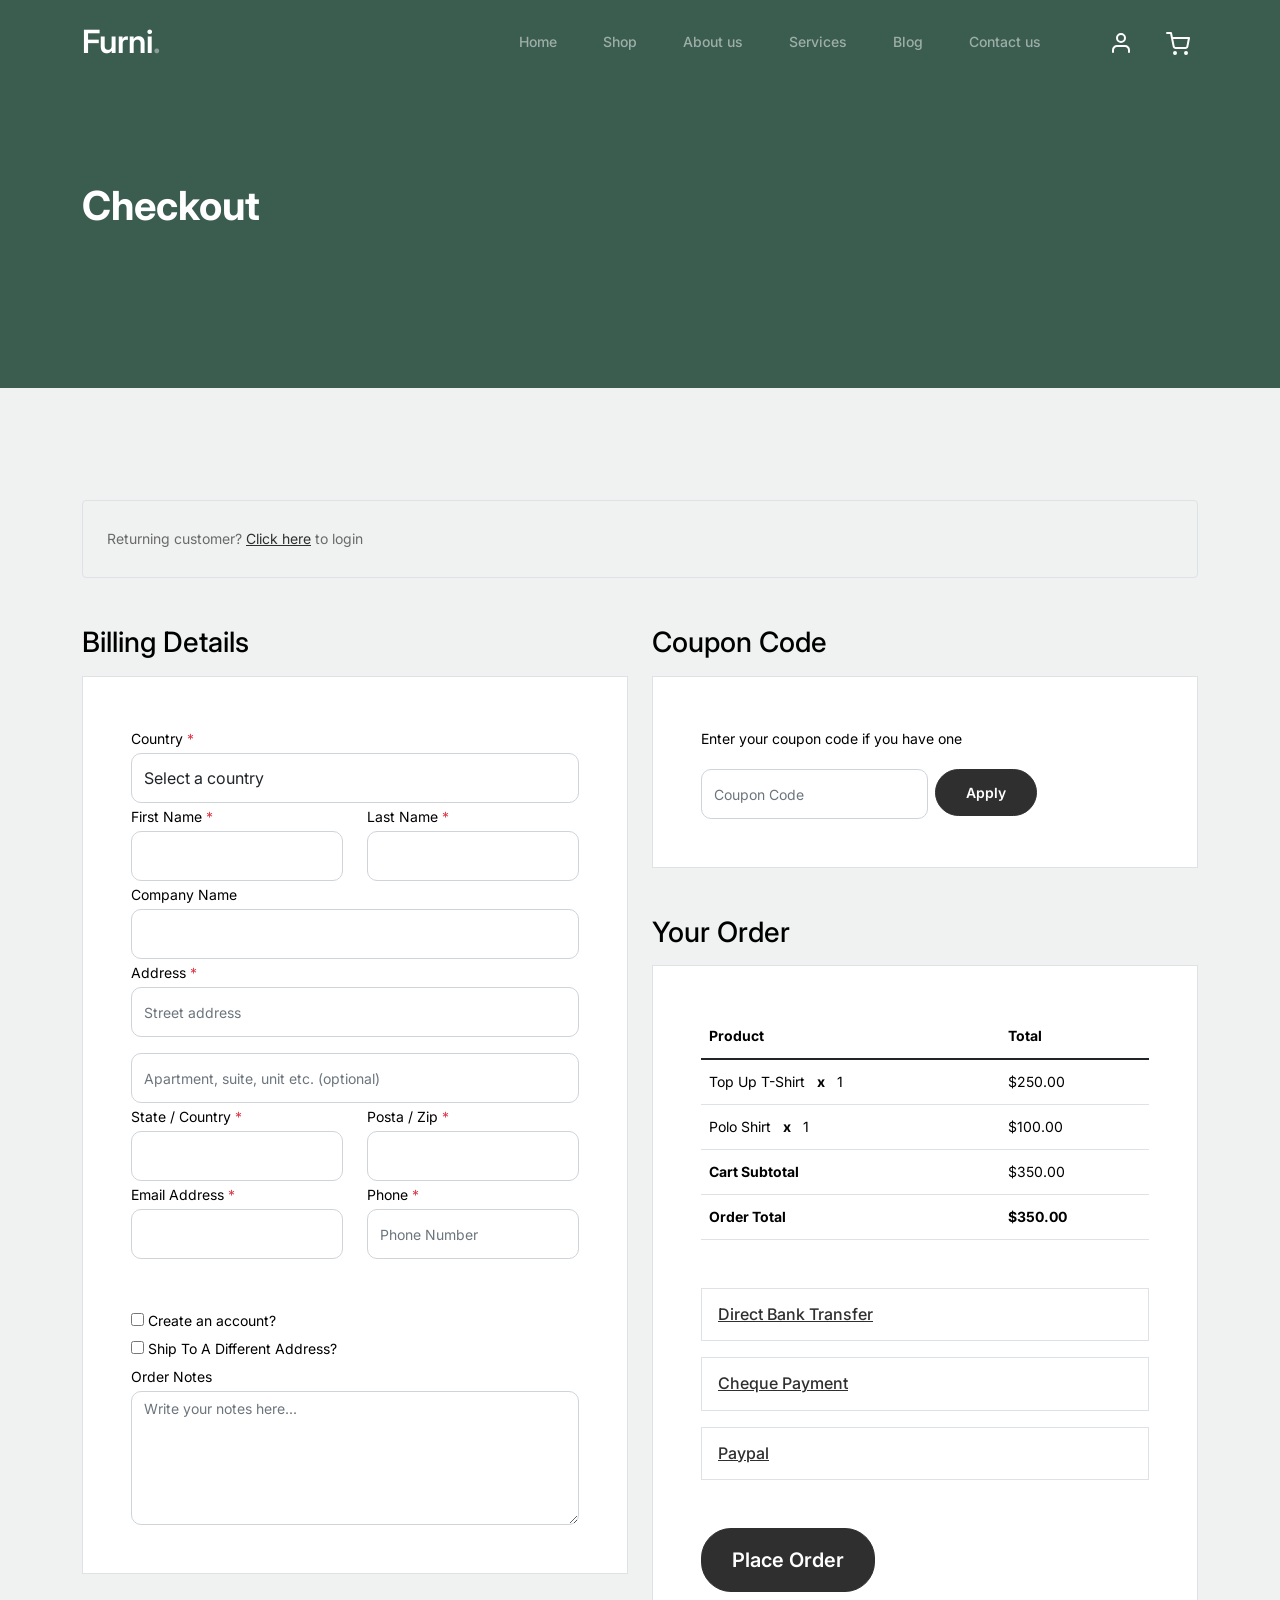
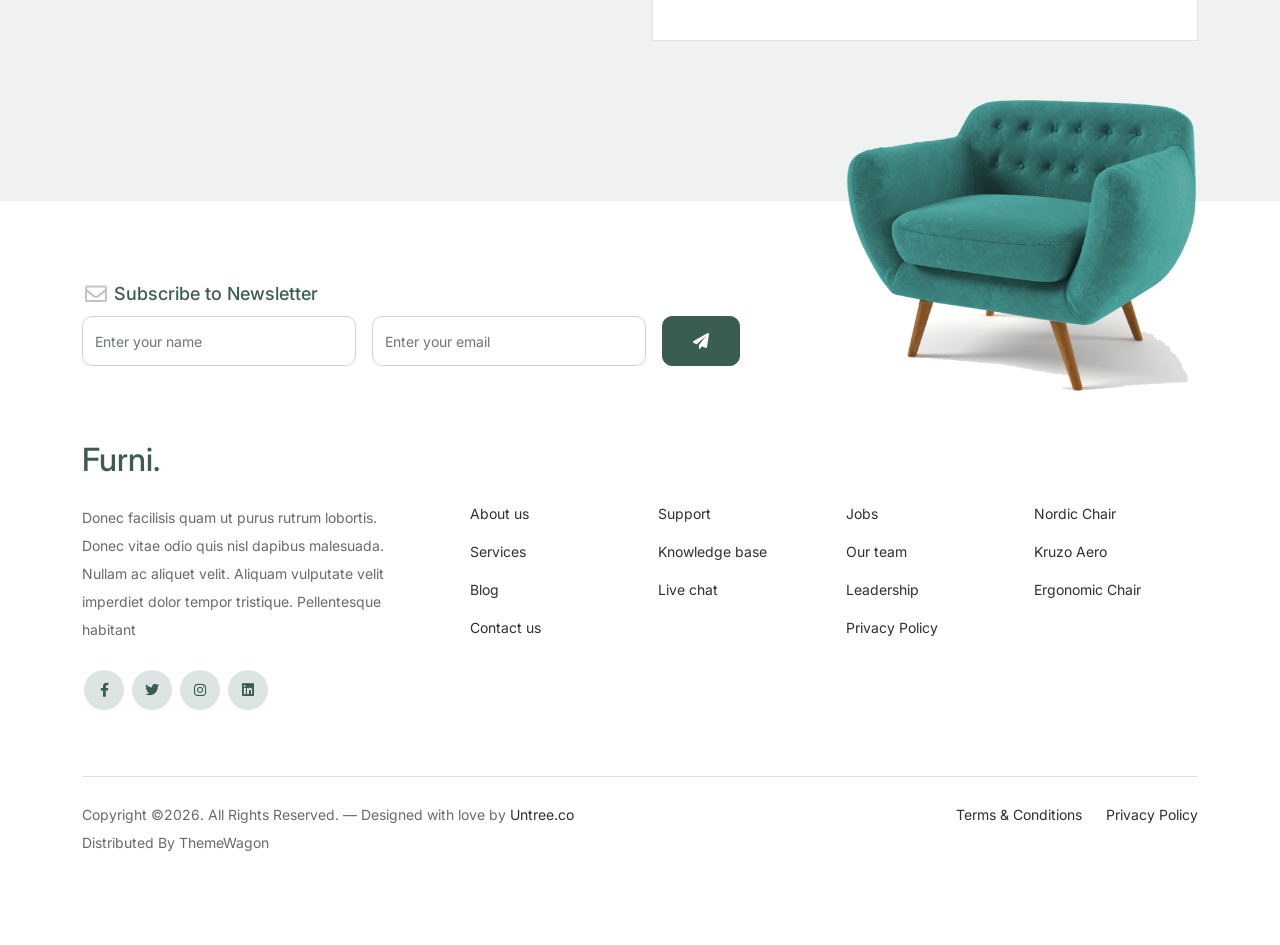
<file: checkout.html>
<!-- /*
* Bootstrap 5
* Template Name: Furni
* Template Author: Untree.co
* Template URI: https://untree.co/
* License: https://creativecommons.org/licenses/by/3.0/
*/ -->
<!doctype html>
<html lang="en">
<head>
  <meta charset="utf-8">
  <meta name="viewport" content="width=device-width, initial-scale=1, shrink-to-fit=no">
  <meta name="author" content="Untree.co">
  <link rel="shortcut icon" href="favicon.png">

  <meta name="description" content="" />
  <meta name="keywords" content="bootstrap, bootstrap4" />

		<!-- Bootstrap CSS -->
		<link href="css/bootstrap.min.css" rel="stylesheet">
		<link href="https://cdnjs.cloudflare.com/ajax/libs/font-awesome/6.0.0-beta3/css/all.min.css" rel="stylesheet">
		<link href="css/tiny-slider.css" rel="stylesheet">
		<link href="css/style.css" rel="stylesheet">
		<title>Furni Free Bootstrap 5 Template for Furniture and Interior Design Websites by Untree.co </title>
	</head>

	<body>

		<!-- Start Header/Navigation -->
		<nav class="custom-navbar navbar navbar navbar-expand-md navbar-dark bg-dark" arial-label="Furni navigation bar">

			<div class="container">
				<a class="navbar-brand" href="index.html">Furni<span>.</span></a>

				<button class="navbar-toggler" type="button" data-bs-toggle="collapse" data-bs-target="#navbarsFurni" aria-controls="navbarsFurni" aria-expanded="false" aria-label="Toggle navigation">
					<span class="navbar-toggler-icon"></span>
				</button>

				<div class="collapse navbar-collapse" id="navbarsFurni">
					<ul class="custom-navbar-nav navbar-nav ms-auto mb-2 mb-md-0">
						<li class="nav-item ">
							<a class="nav-link" href="index.html">Home</a>
						</li>
						<li><a class="nav-link" href="shop.html">Shop</a></li>
						<li><a class="nav-link" href="about.html">About us</a></li>
						<li><a class="nav-link" href="services.html">Services</a></li>
						<li><a class="nav-link" href="blog.html">Blog</a></li>
						<li><a class="nav-link" href="contact.html">Contact us</a></li>
					</ul>

					<ul class="custom-navbar-cta navbar-nav mb-2 mb-md-0 ms-5">
						<li><a class="nav-link" href="#"><img src="images/user.svg"></a></li>
						<li><a class="nav-link" href="cart.html"><img src="images/cart.svg"></a></li>
					</ul>
				</div>
			</div>
				
		</nav>
		<!-- End Header/Navigation -->

		<!-- Start Hero Section -->
			<div class="hero">
				<div class="container">
					<div class="row justify-content-between">
						<div class="col-lg-5">
							<div class="intro-excerpt">
								<h1>Checkout</h1>
							</div>
						</div>
						<div class="col-lg-7">
							
						</div>
					</div>
				</div>
			</div>
		<!-- End Hero Section -->

		<div class="untree_co-section">
		    <div class="container">
		      <div class="row mb-5">
		        <div class="col-md-12">
		          <div class="border p-4 rounded" role="alert">
		            Returning customer? <a href="#">Click here</a> to login
		          </div>
		        </div>
		      </div>
		      <div class="row">
		        <div class="col-md-6 mb-5 mb-md-0">
		          <h2 class="h3 mb-3 text-black">Billing Details</h2>
		          <div class="p-3 p-lg-5 border bg-white">
		            <div class="form-group">
		              <label for="c_country" class="text-black">Country <span class="text-danger">*</span></label>
		              <select id="c_country" class="form-control">
		                <option value="1">Select a country</option>    
		                <option value="2">bangladesh</option>    
		                <option value="3">Algeria</option>    
		                <option value="4">Afghanistan</option>    
		                <option value="5">Ghana</option>    
		                <option value="6">Albania</option>    
		                <option value="7">Bahrain</option>    
		                <option value="8">Colombia</option>    
		                <option value="9">Dominican Republic</option>    
		              </select>
		            </div>
		            <div class="form-group row">
		              <div class="col-md-6">
		                <label for="c_fname" class="text-black">First Name <span class="text-danger">*</span></label>
		                <input type="text" class="form-control" id="c_fname" name="c_fname">
		              </div>
		              <div class="col-md-6">
		                <label for="c_lname" class="text-black">Last Name <span class="text-danger">*</span></label>
		                <input type="text" class="form-control" id="c_lname" name="c_lname">
		              </div>
		            </div>

		            <div class="form-group row">
		              <div class="col-md-12">
		                <label for="c_companyname" class="text-black">Company Name </label>
		                <input type="text" class="form-control" id="c_companyname" name="c_companyname">
		              </div>
		            </div>

		            <div class="form-group row">
		              <div class="col-md-12">
		                <label for="c_address" class="text-black">Address <span class="text-danger">*</span></label>
		                <input type="text" class="form-control" id="c_address" name="c_address" placeholder="Street address">
		              </div>
		            </div>

		            <div class="form-group mt-3">
		              <input type="text" class="form-control" placeholder="Apartment, suite, unit etc. (optional)">
		            </div>

		            <div class="form-group row">
		              <div class="col-md-6">
		                <label for="c_state_country" class="text-black">State / Country <span class="text-danger">*</span></label>
		                <input type="text" class="form-control" id="c_state_country" name="c_state_country">
		              </div>
		              <div class="col-md-6">
		                <label for="c_postal_zip" class="text-black">Posta / Zip <span class="text-danger">*</span></label>
		                <input type="text" class="form-control" id="c_postal_zip" name="c_postal_zip">
		              </div>
		            </div>

		            <div class="form-group row mb-5">
		              <div class="col-md-6">
		                <label for="c_email_address" class="text-black">Email Address <span class="text-danger">*</span></label>
		                <input type="text" class="form-control" id="c_email_address" name="c_email_address">
		              </div>
		              <div class="col-md-6">
		                <label for="c_phone" class="text-black">Phone <span class="text-danger">*</span></label>
		                <input type="text" class="form-control" id="c_phone" name="c_phone" placeholder="Phone Number">
		              </div>
		            </div>

		            <div class="form-group">
		              <label for="c_create_account" class="text-black" data-bs-toggle="collapse" href="#create_an_account" role="button" aria-expanded="false" aria-controls="create_an_account"><input type="checkbox" value="1" id="c_create_account"> Create an account?</label>
		              <div class="collapse" id="create_an_account">
		                <div class="py-2 mb-4">
		                  <p class="mb-3">Create an account by entering the information below. If you are a returning customer please login at the top of the page.</p>
		                  <div class="form-group">
		                    <label for="c_account_password" class="text-black">Account Password</label>
		                    <input type="email" class="form-control" id="c_account_password" name="c_account_password" placeholder="">
		                  </div>
		                </div>
		              </div>
		            </div>


		            <div class="form-group">
		              <label for="c_ship_different_address" class="text-black" data-bs-toggle="collapse" href="#ship_different_address" role="button" aria-expanded="false" aria-controls="ship_different_address"><input type="checkbox" value="1" id="c_ship_different_address"> Ship To A Different Address?</label>
		              <div class="collapse" id="ship_different_address">
		                <div class="py-2">

		                  <div class="form-group">
		                    <label for="c_diff_country" class="text-black">Country <span class="text-danger">*</span></label>
		                    <select id="c_diff_country" class="form-control">
		                      <option value="1">Select a country</option>    
		                      <option value="2">bangladesh</option>    
		                      <option value="3">Algeria</option>    
		                      <option value="4">Afghanistan</option>    
		                      <option value="5">Ghana</option>    
		                      <option value="6">Albania</option>    
		                      <option value="7">Bahrain</option>    
		                      <option value="8">Colombia</option>    
		                      <option value="9">Dominican Republic</option>    
		                    </select>
		                  </div>


		                  <div class="form-group row">
		                    <div class="col-md-6">
		                      <label for="c_diff_fname" class="text-black">First Name <span class="text-danger">*</span></label>
		                      <input type="text" class="form-control" id="c_diff_fname" name="c_diff_fname">
		                    </div>
		                    <div class="col-md-6">
		                      <label for="c_diff_lname" class="text-black">Last Name <span class="text-danger">*</span></label>
		                      <input type="text" class="form-control" id="c_diff_lname" name="c_diff_lname">
		                    </div>
		                  </div>

		                  <div class="form-group row">
		                    <div class="col-md-12">
		                      <label for="c_diff_companyname" class="text-black">Company Name </label>
		                      <input type="text" class="form-control" id="c_diff_companyname" name="c_diff_companyname">
		                    </div>
		                  </div>

		                  <div class="form-group row  mb-3">
		                    <div class="col-md-12">
		                      <label for="c_diff_address" class="text-black">Address <span class="text-danger">*</span></label>
		                      <input type="text" class="form-control" id="c_diff_address" name="c_diff_address" placeholder="Street address">
		                    </div>
		                  </div>

		                  <div class="form-group">
		                    <input type="text" class="form-control" placeholder="Apartment, suite, unit etc. (optional)">
		                  </div>

		                  <div class="form-group row">
		                    <div class="col-md-6">
		                      <label for="c_diff_state_country" class="text-black">State / Country <span class="text-danger">*</span></label>
		                      <input type="text" class="form-control" id="c_diff_state_country" name="c_diff_state_country">
		                    </div>
		                    <div class="col-md-6">
		                      <label for="c_diff_postal_zip" class="text-black">Posta / Zip <span class="text-danger">*</span></label>
		                      <input type="text" class="form-control" id="c_diff_postal_zip" name="c_diff_postal_zip">
		                    </div>
		                  </div>

		                  <div class="form-group row mb-5">
		                    <div class="col-md-6">
		                      <label for="c_diff_email_address" class="text-black">Email Address <span class="text-danger">*</span></label>
		                      <input type="text" class="form-control" id="c_diff_email_address" name="c_diff_email_address">
		                    </div>
		                    <div class="col-md-6">
		                      <label for="c_diff_phone" class="text-black">Phone <span class="text-danger">*</span></label>
		                      <input type="text" class="form-control" id="c_diff_phone" name="c_diff_phone" placeholder="Phone Number">
		                    </div>
		                  </div>

		                </div>

		              </div>
		            </div>

		            <div class="form-group">
		              <label for="c_order_notes" class="text-black">Order Notes</label>
		              <textarea name="c_order_notes" id="c_order_notes" cols="30" rows="5" class="form-control" placeholder="Write your notes here..."></textarea>
		            </div>

		          </div>
		        </div>
		        <div class="col-md-6">

		          <div class="row mb-5">
		            <div class="col-md-12">
		              <h2 class="h3 mb-3 text-black">Coupon Code</h2>
		              <div class="p-3 p-lg-5 border bg-white">

		                <label for="c_code" class="text-black mb-3">Enter your coupon code if you have one</label>
		                <div class="input-group w-75 couponcode-wrap">
		                  <input type="text" class="form-control me-2" id="c_code" placeholder="Coupon Code" aria-label="Coupon Code" aria-describedby="button-addon2">
		                  <div class="input-group-append">
		                    <button class="btn btn-black btn-sm" type="button" id="button-addon2">Apply</button>
		                  </div>
		                </div>

		              </div>
		            </div>
		          </div>

		          <div class="row mb-5">
		            <div class="col-md-12">
		              <h2 class="h3 mb-3 text-black">Your Order</h2>
		              <div class="p-3 p-lg-5 border bg-white">
		                <table class="table site-block-order-table mb-5">
		                  <thead>
		                    <th>Product</th>
		                    <th>Total</th>
		                  </thead>
		                  <tbody>
		                    <tr>
		                      <td>Top Up T-Shirt <strong class="mx-2">x</strong> 1</td>
		                      <td>$250.00</td>
		                    </tr>
		                    <tr>
		                      <td>Polo Shirt <strong class="mx-2">x</strong>   1</td>
		                      <td>$100.00</td>
		                    </tr>
		                    <tr>
		                      <td class="text-black font-weight-bold"><strong>Cart Subtotal</strong></td>
		                      <td class="text-black">$350.00</td>
		                    </tr>
		                    <tr>
		                      <td class="text-black font-weight-bold"><strong>Order Total</strong></td>
		                      <td class="text-black font-weight-bold"><strong>$350.00</strong></td>
		                    </tr>
		                  </tbody>
		                </table>

		                <div class="border p-3 mb-3">
		                  <h3 class="h6 mb-0"><a class="d-block" data-bs-toggle="collapse" href="#collapsebank" role="button" aria-expanded="false" aria-controls="collapsebank">Direct Bank Transfer</a></h3>

		                  <div class="collapse" id="collapsebank">
		                    <div class="py-2">
		                      <p class="mb-0">Make your payment directly into our bank account. Please use your Order ID as the payment reference. Your order won’t be shipped until the funds have cleared in our account.</p>
		                    </div>
		                  </div>
		                </div>

		                <div class="border p-3 mb-3">
		                  <h3 class="h6 mb-0"><a class="d-block" data-bs-toggle="collapse" href="#collapsecheque" role="button" aria-expanded="false" aria-controls="collapsecheque">Cheque Payment</a></h3>

		                  <div class="collapse" id="collapsecheque">
		                    <div class="py-2">
		                      <p class="mb-0">Make your payment directly into our bank account. Please use your Order ID as the payment reference. Your order won’t be shipped until the funds have cleared in our account.</p>
		                    </div>
		                  </div>
		                </div>

		                <div class="border p-3 mb-5">
		                  <h3 class="h6 mb-0"><a class="d-block" data-bs-toggle="collapse" href="#collapsepaypal" role="button" aria-expanded="false" aria-controls="collapsepaypal">Paypal</a></h3>

		                  <div class="collapse" id="collapsepaypal">
		                    <div class="py-2">
		                      <p class="mb-0">Make your payment directly into our bank account. Please use your Order ID as the payment reference. Your order won’t be shipped until the funds have cleared in our account.</p>
		                    </div>
		                  </div>
		                </div>

		                <div class="form-group">
		                  <button class="btn btn-black btn-lg py-3 btn-block" onclick="window.location='thankyou.html'">Place Order</button>
		                </div>

		              </div>
		            </div>
		          </div>

		        </div>
		      </div>
		      <!-- </form> -->
		    </div>
		  </div>

		<!-- Start Footer Section -->
		<footer class="footer-section">
			<div class="container relative">

				<div class="sofa-img">
					<img src="images/sofa.png" alt="Image" class="img-fluid">
				</div>

				<div class="row">
					<div class="col-lg-8">
						<div class="subscription-form">
							<h3 class="d-flex align-items-center"><span class="me-1"><img src="images/envelope-outline.svg" alt="Image" class="img-fluid"></span><span>Subscribe to Newsletter</span></h3>

							<form action="#" class="row g-3">
								<div class="col-auto">
									<input type="text" class="form-control" placeholder="Enter your name">
								</div>
								<div class="col-auto">
									<input type="email" class="form-control" placeholder="Enter your email">
								</div>
								<div class="col-auto">
									<button class="btn btn-primary">
										<span class="fa fa-paper-plane"></span>
									</button>
								</div>
							</form>

						</div>
					</div>
				</div>

				<div class="row g-5 mb-5">
					<div class="col-lg-4">
						<div class="mb-4 footer-logo-wrap"><a href="#" class="footer-logo">Furni<span>.</span></a></div>
						<p class="mb-4">Donec facilisis quam ut purus rutrum lobortis. Donec vitae odio quis nisl dapibus malesuada. Nullam ac aliquet velit. Aliquam vulputate velit imperdiet dolor tempor tristique. Pellentesque habitant</p>

						<ul class="list-unstyled custom-social">
							<li><a href="#"><span class="fa fa-brands fa-facebook-f"></span></a></li>
							<li><a href="#"><span class="fa fa-brands fa-twitter"></span></a></li>
							<li><a href="#"><span class="fa fa-brands fa-instagram"></span></a></li>
							<li><a href="#"><span class="fa fa-brands fa-linkedin"></span></a></li>
						</ul>
					</div>

					<div class="col-lg-8">
						<div class="row links-wrap">
							<div class="col-6 col-sm-6 col-md-3">
								<ul class="list-unstyled">
									<li><a href="#">About us</a></li>
									<li><a href="#">Services</a></li>
									<li><a href="#">Blog</a></li>
									<li><a href="#">Contact us</a></li>
								</ul>
							</div>

							<div class="col-6 col-sm-6 col-md-3">
								<ul class="list-unstyled">
									<li><a href="#">Support</a></li>
									<li><a href="#">Knowledge base</a></li>
									<li><a href="#">Live chat</a></li>
								</ul>
							</div>

							<div class="col-6 col-sm-6 col-md-3">
								<ul class="list-unstyled">
									<li><a href="#">Jobs</a></li>
									<li><a href="#">Our team</a></li>
									<li><a href="#">Leadership</a></li>
									<li><a href="#">Privacy Policy</a></li>
								</ul>
							</div>

							<div class="col-6 col-sm-6 col-md-3">
								<ul class="list-unstyled">
									<li><a href="#">Nordic Chair</a></li>
									<li><a href="#">Kruzo Aero</a></li>
									<li><a href="#">Ergonomic Chair</a></li>
								</ul>
							</div>
						</div>
					</div>

				</div>

				<div class="border-top copyright">
					<div class="row pt-4">
						<div class="col-lg-6">
							<p class="mb-2 text-center text-lg-start">Copyright &copy;<script>document.write(new Date().getFullYear());</script>. All Rights Reserved. &mdash; Designed with love by <a href="https://untree.co">Untree.co</a> Distributed By <a hreff="https://themewagon.com">ThemeWagon</a>  <!-- License information: https://untree.co/license/ -->
            </p>
						</div>

						<div class="col-lg-6 text-center text-lg-end">
							<ul class="list-unstyled d-inline-flex ms-auto">
								<li class="me-4"><a href="#">Terms &amp; Conditions</a></li>
								<li><a href="#">Privacy Policy</a></li>
							</ul>
						</div>

					</div>
				</div>

			</div>
		</footer>
		<!-- End Footer Section -->	


		<script src="js/bootstrap.bundle.min.js"></script>
		<script src="js/tiny-slider.js"></script>
		<script src="js/custom.js"></script>
	</body>

</html>
</file>
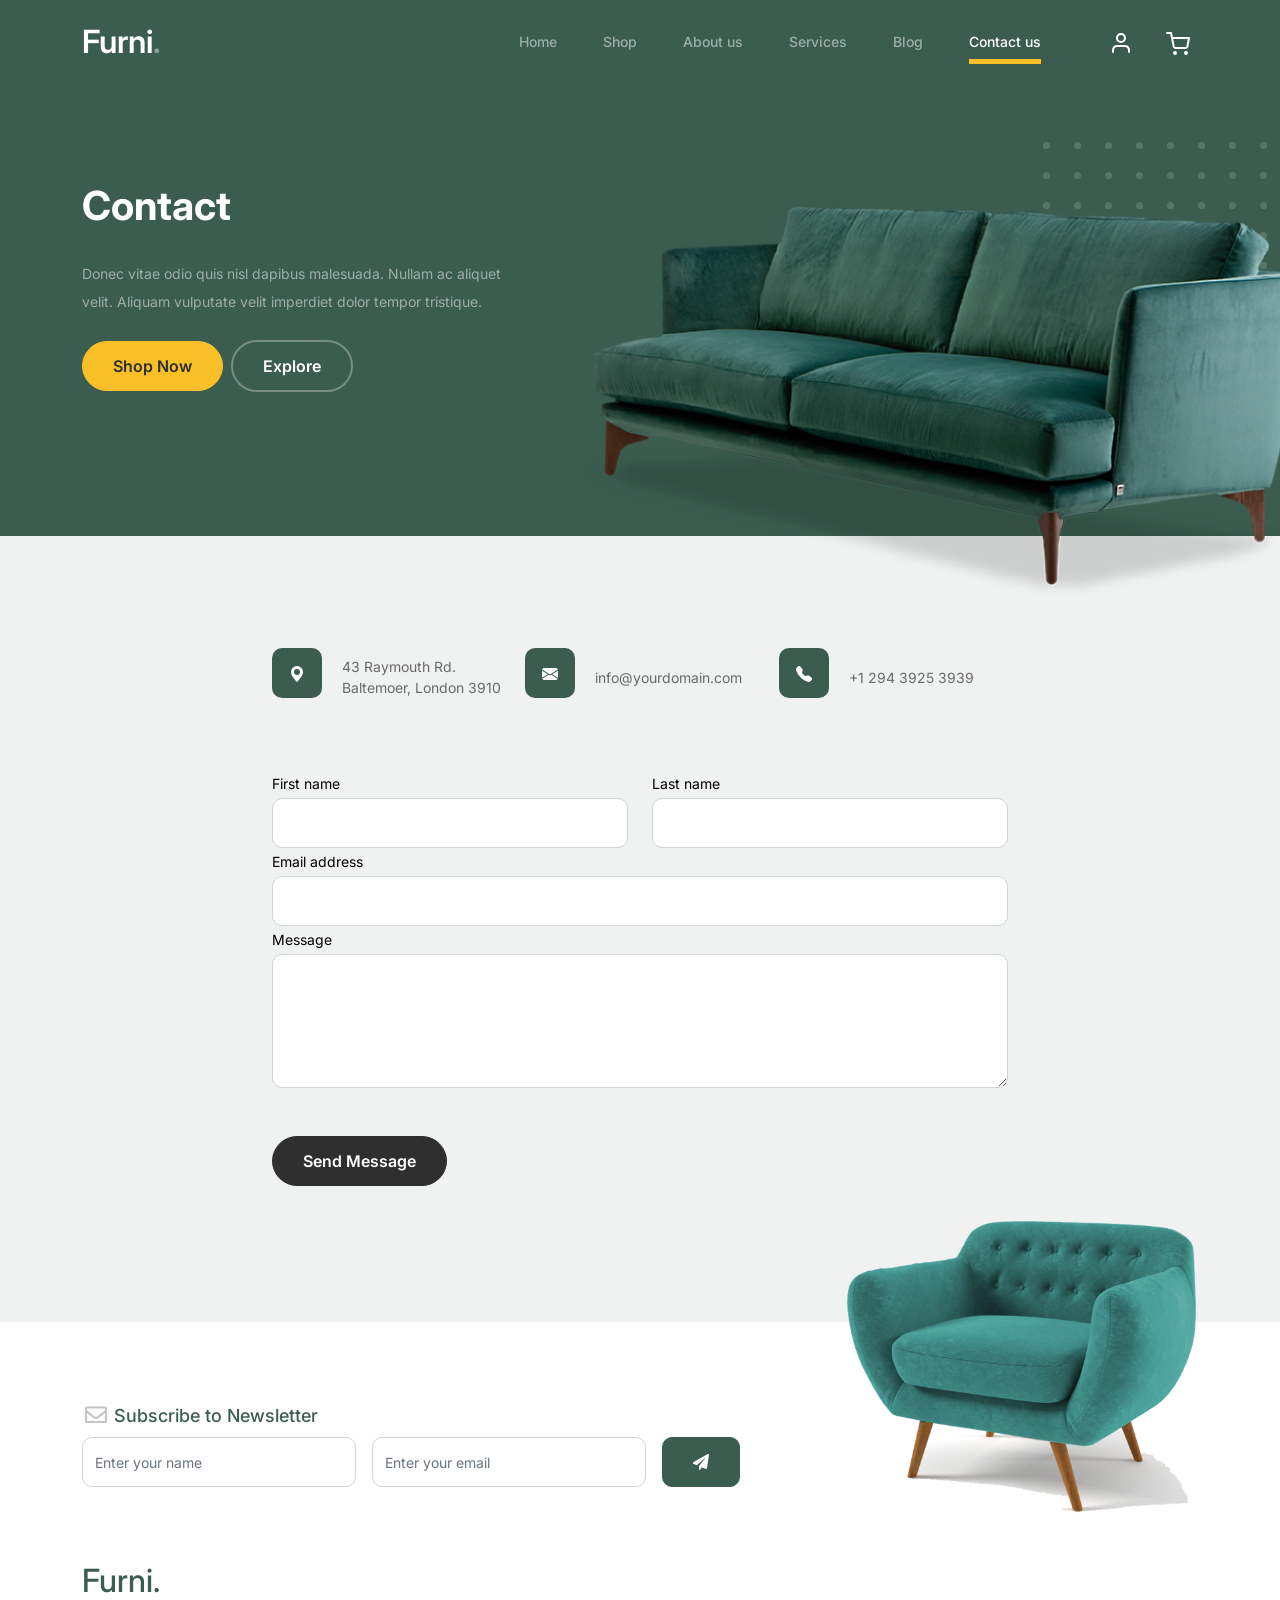
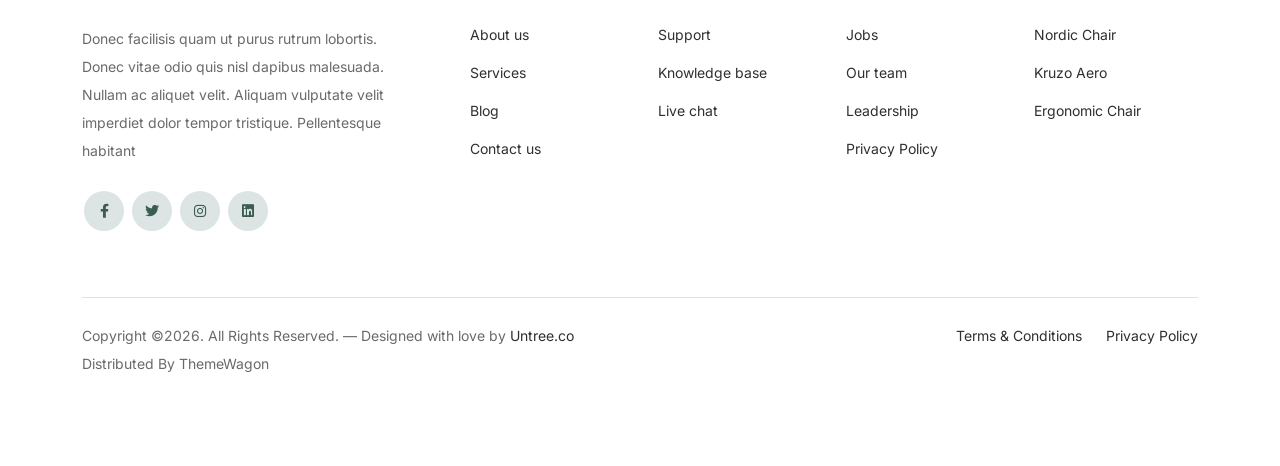
<file: contact.html>
<!-- /*
* Bootstrap 5
* Template Name: Furni
* Template Author: Untree.co
* Template URI: https://untree.co/
* License: https://creativecommons.org/licenses/by/3.0/
*/ -->
<!doctype html>
<html lang="en">
<head>
  <meta charset="utf-8">
  <meta name="viewport" content="width=device-width, initial-scale=1, shrink-to-fit=no">
  <meta name="author" content="Untree.co">
  <link rel="shortcut icon" href="favicon.png">

  <meta name="description" content="" />
  <meta name="keywords" content="bootstrap, bootstrap4" />

		<!-- Bootstrap CSS -->
		<link href="css/bootstrap.min.css" rel="stylesheet">
		<link href="https://cdnjs.cloudflare.com/ajax/libs/font-awesome/6.0.0-beta3/css/all.min.css" rel="stylesheet">
		<link href="css/tiny-slider.css" rel="stylesheet">
		<link href="css/style.css" rel="stylesheet">
		<title>Furni Free Bootstrap 5 Template for Furniture and Interior Design Websites by Untree.co </title>
	</head>

	<body>

		<!-- Start Header/Navigation -->
		<nav class="custom-navbar navbar navbar navbar-expand-md navbar-dark bg-dark" arial-label="Furni navigation bar">

			<div class="container">
				<a class="navbar-brand" href="index.html">Furni<span>.</span></a>

				<button class="navbar-toggler" type="button" data-bs-toggle="collapse" data-bs-target="#navbarsFurni" aria-controls="navbarsFurni" aria-expanded="false" aria-label="Toggle navigation">
					<span class="navbar-toggler-icon"></span>
				</button>

				<div class="collapse navbar-collapse" id="navbarsFurni">
					<ul class="custom-navbar-nav navbar-nav ms-auto mb-2 mb-md-0">
						<li class="nav-item">
							<a class="nav-link" href="index.html">Home</a>
						</li>
						<li><a class="nav-link" href="shop.html">Shop</a></li>
						<li><a class="nav-link" href="about.html">About us</a></li>
						<li><a class="nav-link" href="services.html">Services</a></li>
						<li><a class="nav-link" href="blog.html">Blog</a></li>
						<li class="active"><a class="nav-link" href="contact.html">Contact us</a></li>
					</ul>

					<ul class="custom-navbar-cta navbar-nav mb-2 mb-md-0 ms-5">
						<li><a class="nav-link" href="#"><img src="images/user.svg"></a></li>
						<li><a class="nav-link" href="cart.html"><img src="images/cart.svg"></a></li>
					</ul>
				</div>
			</div>
				
		</nav>
		<!-- End Header/Navigation -->

		<!-- Start Hero Section -->
			<div class="hero">
				<div class="container">
					<div class="row justify-content-between">
						<div class="col-lg-5">
							<div class="intro-excerpt">
								<h1>Contact</h1>
								<p class="mb-4">Donec vitae odio quis nisl dapibus malesuada. Nullam ac aliquet velit. Aliquam vulputate velit imperdiet dolor tempor tristique.</p>
								<p><a href="" class="btn btn-secondary me-2">Shop Now</a><a href="#" class="btn btn-white-outline">Explore</a></p>
							</div>
						</div>
						<div class="col-lg-7">
							<div class="hero-img-wrap">
								<img src="images/couch.png" class="img-fluid">
							</div>
						</div>
					</div>
				</div>
			</div>
		<!-- End Hero Section -->

		
		<!-- Start Contact Form -->
		<div class="untree_co-section">
      <div class="container">

        <div class="block">
          <div class="row justify-content-center">


            <div class="col-md-8 col-lg-8 pb-4">


              <div class="row mb-5">
                <div class="col-lg-4">
                  <div  class="service no-shadow align-items-center link horizontal d-flex active" data-aos="fade-left" data-aos-delay="0">
                    <div class="service-icon color-1 mb-4">
                      <svg xmlns="http://www.w3.org/2000/svg" width="16" height="16" fill="currentColor" class="bi bi-geo-alt-fill" viewBox="0 0 16 16">
                        <path d="M8 16s6-5.686 6-10A6 6 0 0 0 2 6c0 4.314 6 10 6 10zm0-7a3 3 0 1 1 0-6 3 3 0 0 1 0 6z"/>
                      </svg>
                    </div> <!-- /.icon -->
                    <div class="service-contents">
                      <p>43 Raymouth Rd. Baltemoer, London 3910</p>
                    </div> <!-- /.service-contents-->
                  </div> <!-- /.service -->
                </div>

                <div class="col-lg-4">
                  <div  class="service no-shadow align-items-center link horizontal d-flex active" data-aos="fade-left" data-aos-delay="0">
                    <div class="service-icon color-1 mb-4">
                      <svg xmlns="http://www.w3.org/2000/svg" width="16" height="16" fill="currentColor" class="bi bi-envelope-fill" viewBox="0 0 16 16">
                        <path d="M.05 3.555A2 2 0 0 1 2 2h12a2 2 0 0 1 1.95 1.555L8 8.414.05 3.555zM0 4.697v7.104l5.803-3.558L0 4.697zM6.761 8.83l-6.57 4.027A2 2 0 0 0 2 14h12a2 2 0 0 0 1.808-1.144l-6.57-4.027L8 9.586l-1.239-.757zm3.436-.586L16 11.801V4.697l-5.803 3.546z"/>
                      </svg>
                    </div> <!-- /.icon -->
                    <div class="service-contents">
                      <p>info@yourdomain.com</p>
                    </div> <!-- /.service-contents-->
                  </div> <!-- /.service -->
                </div>

                <div class="col-lg-4">
                  <div  class="service no-shadow align-items-center link horizontal d-flex active" data-aos="fade-left" data-aos-delay="0">
                    <div class="service-icon color-1 mb-4">
                      <svg xmlns="http://www.w3.org/2000/svg" width="16" height="16" fill="currentColor" class="bi bi-telephone-fill" viewBox="0 0 16 16">
                        <path fill-rule="evenodd" d="M1.885.511a1.745 1.745 0 0 1 2.61.163L6.29 2.98c.329.423.445.974.315 1.494l-.547 2.19a.678.678 0 0 0 .178.643l2.457 2.457a.678.678 0 0 0 .644.178l2.189-.547a1.745 1.745 0 0 1 1.494.315l2.306 1.794c.829.645.905 1.87.163 2.611l-1.034 1.034c-.74.74-1.846 1.065-2.877.702a18.634 18.634 0 0 1-7.01-4.42 18.634 18.634 0 0 1-4.42-7.009c-.362-1.03-.037-2.137.703-2.877L1.885.511z"/>
                      </svg>
                    </div> <!-- /.icon -->
                    <div class="service-contents">
                      <p>+1 294 3925 3939</p>
                    </div> <!-- /.service-contents-->
                  </div> <!-- /.service -->
                </div>
              </div>

              <form>
                <div class="row">
                  <div class="col-6">
                    <div class="form-group">
                      <label class="text-black" for="fname">First name</label>
                      <input type="text" class="form-control" id="fname">
                    </div>
                  </div>
                  <div class="col-6">
                    <div class="form-group">
                      <label class="text-black" for="lname">Last name</label>
                      <input type="text" class="form-control" id="lname">
                    </div>
                  </div>
                </div>
                <div class="form-group">
                  <label class="text-black" for="email">Email address</label>
                  <input type="email" class="form-control" id="email">
                </div>

                <div class="form-group mb-5">
                  <label class="text-black" for="message">Message</label>
                  <textarea name="" class="form-control" id="message" cols="30" rows="5"></textarea>
                </div>

                <button type="submit" class="btn btn-primary-hover-outline">Send Message</button>
              </form>

            </div>

          </div>

        </div>

      </div>


    </div>
  </div>

  <!-- End Contact Form -->

		

		<!-- Start Footer Section -->
		<footer class="footer-section">
			<div class="container relative">

				<div class="sofa-img">
					<img src="images/sofa.png" alt="Image" class="img-fluid">
				</div>

				<div class="row">
					<div class="col-lg-8">
						<div class="subscription-form">
							<h3 class="d-flex align-items-center"><span class="me-1"><img src="images/envelope-outline.svg" alt="Image" class="img-fluid"></span><span>Subscribe to Newsletter</span></h3>

							<form action="#" class="row g-3">
								<div class="col-auto">
									<input type="text" class="form-control" placeholder="Enter your name">
								</div>
								<div class="col-auto">
									<input type="email" class="form-control" placeholder="Enter your email">
								</div>
								<div class="col-auto">
									<button class="btn btn-primary">
										<span class="fa fa-paper-plane"></span>
									</button>
								</div>
							</form>

						</div>
					</div>
				</div>

				<div class="row g-5 mb-5">
					<div class="col-lg-4">
						<div class="mb-4 footer-logo-wrap"><a href="#" class="footer-logo">Furni<span>.</span></a></div>
						<p class="mb-4">Donec facilisis quam ut purus rutrum lobortis. Donec vitae odio quis nisl dapibus malesuada. Nullam ac aliquet velit. Aliquam vulputate velit imperdiet dolor tempor tristique. Pellentesque habitant</p>

						<ul class="list-unstyled custom-social">
							<li><a href="#"><span class="fa fa-brands fa-facebook-f"></span></a></li>
							<li><a href="#"><span class="fa fa-brands fa-twitter"></span></a></li>
							<li><a href="#"><span class="fa fa-brands fa-instagram"></span></a></li>
							<li><a href="#"><span class="fa fa-brands fa-linkedin"></span></a></li>
						</ul>
					</div>

					<div class="col-lg-8">
						<div class="row links-wrap">
							<div class="col-6 col-sm-6 col-md-3">
								<ul class="list-unstyled">
									<li><a href="#">About us</a></li>
									<li><a href="#">Services</a></li>
									<li><a href="#">Blog</a></li>
									<li><a href="#">Contact us</a></li>
								</ul>
							</div>

							<div class="col-6 col-sm-6 col-md-3">
								<ul class="list-unstyled">
									<li><a href="#">Support</a></li>
									<li><a href="#">Knowledge base</a></li>
									<li><a href="#">Live chat</a></li>
								</ul>
							</div>

							<div class="col-6 col-sm-6 col-md-3">
								<ul class="list-unstyled">
									<li><a href="#">Jobs</a></li>
									<li><a href="#">Our team</a></li>
									<li><a href="#">Leadership</a></li>
									<li><a href="#">Privacy Policy</a></li>
								</ul>
							</div>

							<div class="col-6 col-sm-6 col-md-3">
								<ul class="list-unstyled">
									<li><a href="#">Nordic Chair</a></li>
									<li><a href="#">Kruzo Aero</a></li>
									<li><a href="#">Ergonomic Chair</a></li>
								</ul>
							</div>
						</div>
					</div>

				</div>

				<div class="border-top copyright">
					<div class="row pt-4">
						<div class="col-lg-6">
							<p class="mb-2 text-center text-lg-start">Copyright &copy;<script>document.write(new Date().getFullYear());</script>. All Rights Reserved. &mdash; Designed with love by <a href="https://untree.co">Untree.co</a> Distributed By <a hreff="https://themewagon.com">ThemeWagon</a>  <!-- License information: https://untree.co/license/ -->
            </p>
						</div>

						<div class="col-lg-6 text-center text-lg-end">
							<ul class="list-unstyled d-inline-flex ms-auto">
								<li class="me-4"><a href="#">Terms &amp; Conditions</a></li>
								<li><a href="#">Privacy Policy</a></li>
							</ul>
						</div>

					</div>
				</div>

			</div>
		</footer>
		<!-- End Footer Section -->	


		<script src="js/bootstrap.bundle.min.js"></script>
		<script src="js/tiny-slider.js"></script>
		<script src="js/custom.js"></script>
	</body>

</html>
</file>
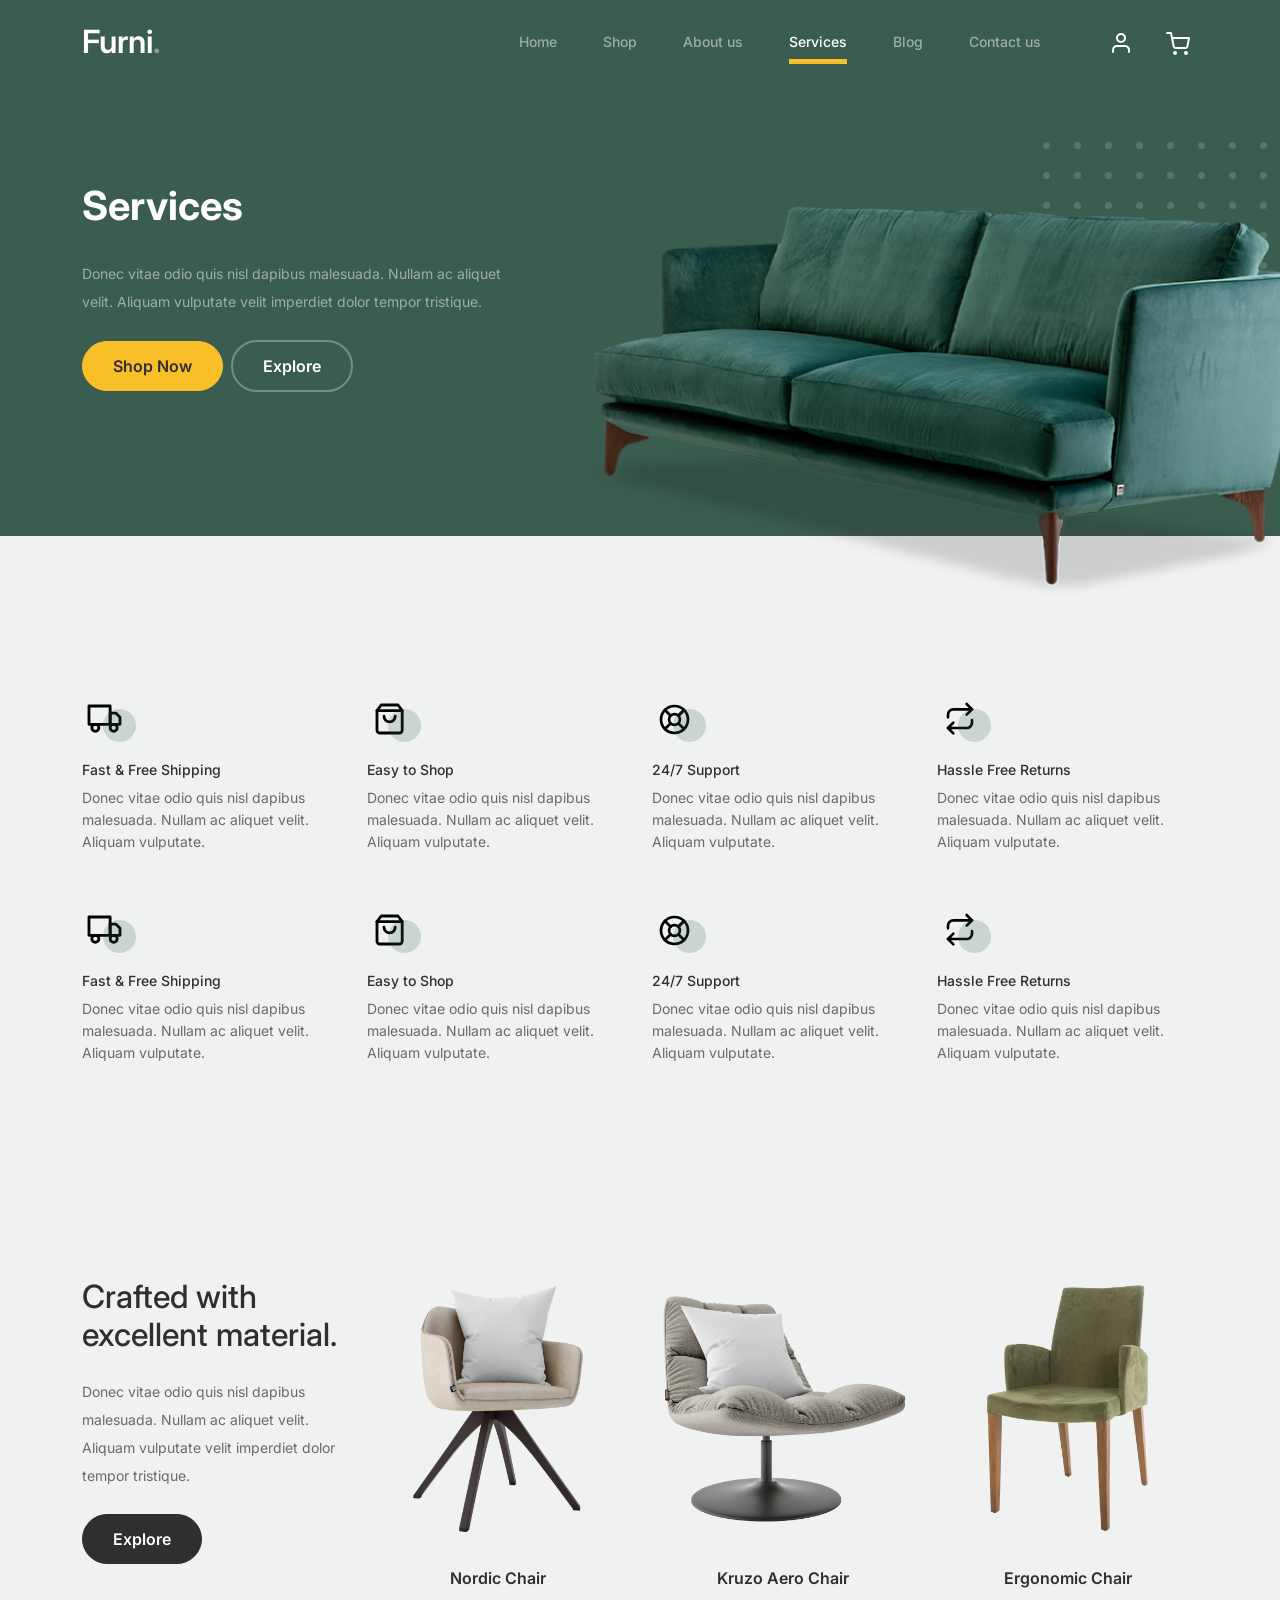
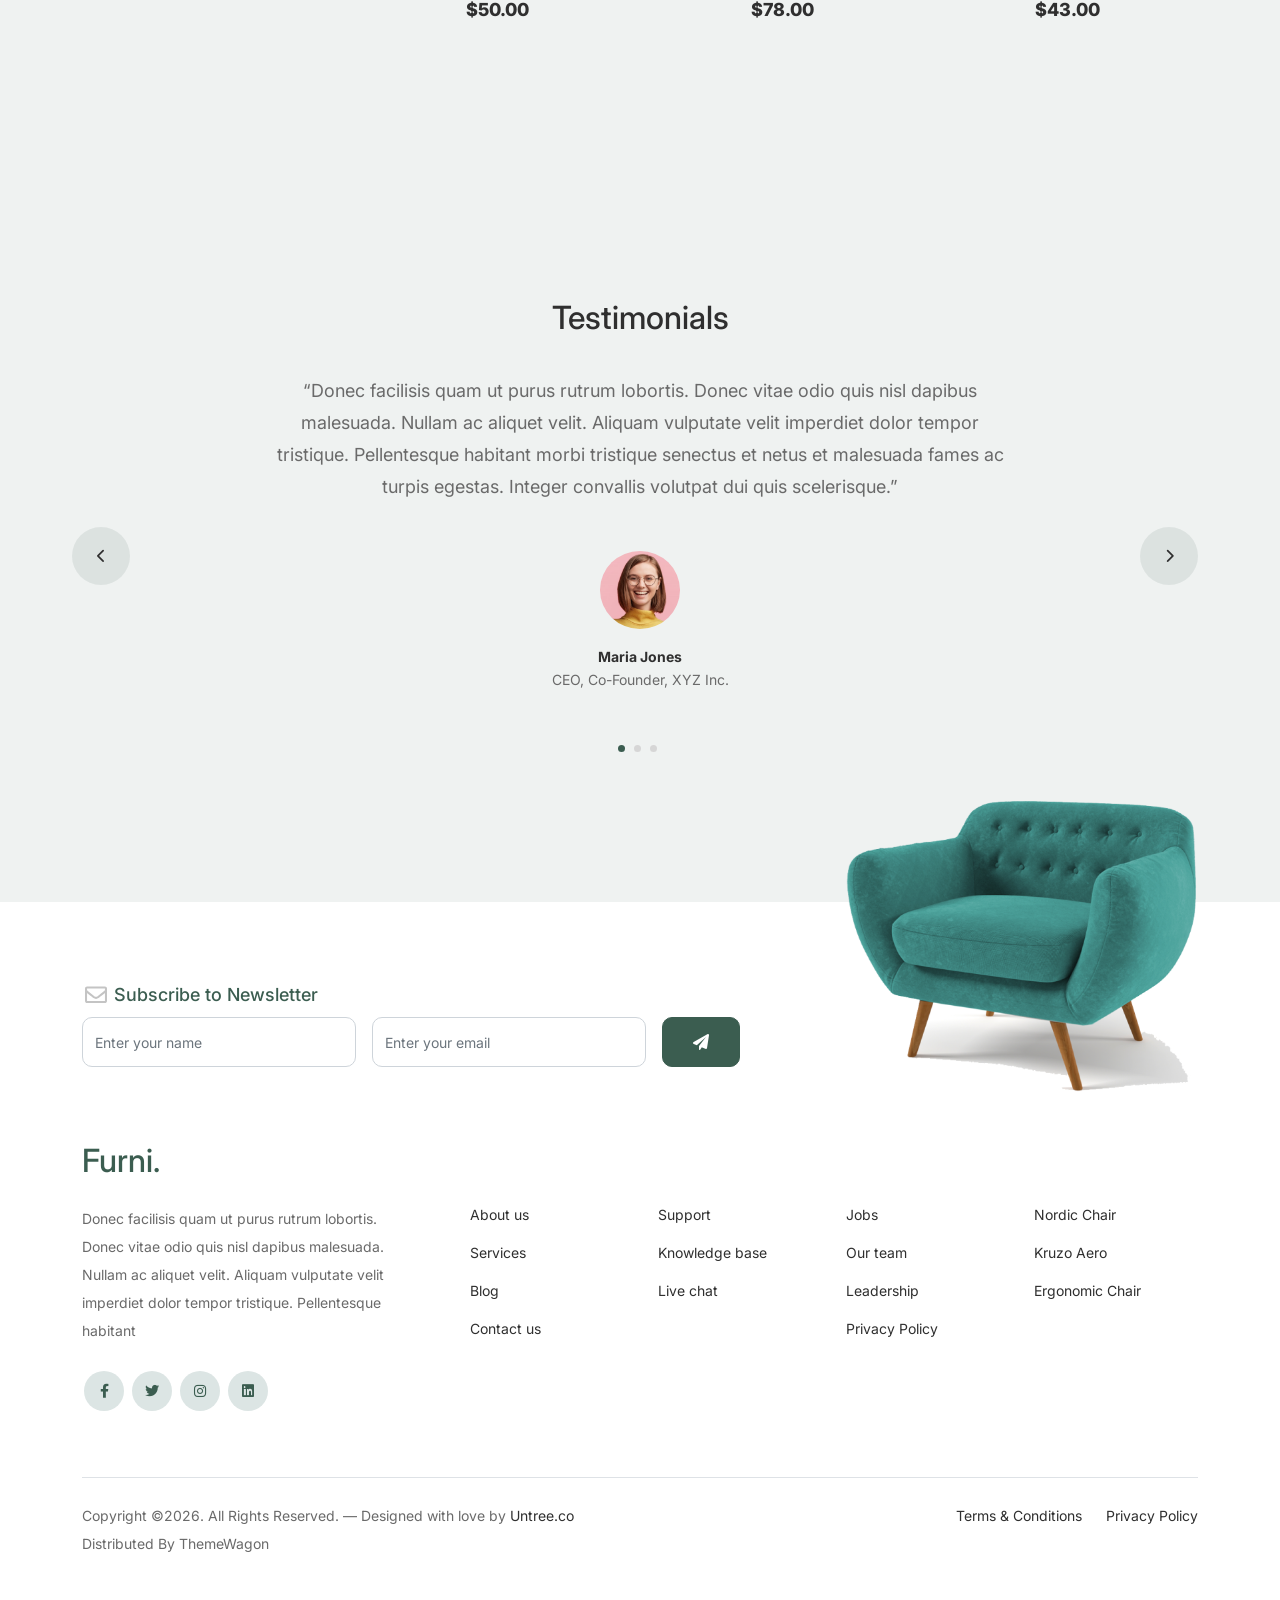
<file: services.html>
<!-- /*
* Bootstrap 5
* Template Name: Furni
* Template Author: Untree.co
* Template URI: https://untree.co/
* License: https://creativecommons.org/licenses/by/3.0/
*/ -->
<!doctype html>
<html lang="en">
<head>
  <meta charset="utf-8">
  <meta name="viewport" content="width=device-width, initial-scale=1, shrink-to-fit=no">
  <meta name="author" content="Untree.co">
  <link rel="shortcut icon" href="favicon.png">

  <meta name="description" content="" />
  <meta name="keywords" content="bootstrap, bootstrap4" />

		<!-- Bootstrap CSS -->
		<link href="css/bootstrap.min.css" rel="stylesheet">
		<link href="https://cdnjs.cloudflare.com/ajax/libs/font-awesome/6.0.0-beta3/css/all.min.css" rel="stylesheet">
		<link href="css/tiny-slider.css" rel="stylesheet">
		<link href="css/style.css" rel="stylesheet">
		<title>Furni Free Bootstrap 5 Template for Furniture and Interior Design Websites by Untree.co </title>
	</head>

	<body>

		<!-- Start Header/Navigation -->
		<nav class="custom-navbar navbar navbar navbar-expand-md navbar-dark bg-dark" arial-label="Furni navigation bar">

			<div class="container">
				<a class="navbar-brand" href="index.html">Furni<span>.</span></a>

				<button class="navbar-toggler" type="button" data-bs-toggle="collapse" data-bs-target="#navbarsFurni" aria-controls="navbarsFurni" aria-expanded="false" aria-label="Toggle navigation">
					<span class="navbar-toggler-icon"></span>
				</button>

				<div class="collapse navbar-collapse" id="navbarsFurni">
					<ul class="custom-navbar-nav navbar-nav ms-auto mb-2 mb-md-0">
						<li class="nav-item">
							<a class="nav-link" href="index.html">Home</a>
						</li>
						<li><a class="nav-link" href="shop.html">Shop</a></li>
						<li><a class="nav-link" href="about.html">About us</a></li>
						<li class="active"><a class="nav-link" href="services.html">Services</a></li>
						<li><a class="nav-link" href="blog.html">Blog</a></li>
						<li><a class="nav-link" href="contact.html">Contact us</a></li>
					</ul>

					<ul class="custom-navbar-cta navbar-nav mb-2 mb-md-0 ms-5">
						<li><a class="nav-link" href="#"><img src="images/user.svg"></a></li>
						<li><a class="nav-link" href="cart.html"><img src="images/cart.svg"></a></li>
					</ul>
				</div>
			</div>
				
		</nav>
		<!-- End Header/Navigation -->

		<!-- Start Hero Section -->
			<div class="hero">
				<div class="container">
					<div class="row justify-content-between">
						<div class="col-lg-5">
							<div class="intro-excerpt">
								<h1>Services</h1>
								<p class="mb-4">Donec vitae odio quis nisl dapibus malesuada. Nullam ac aliquet velit. Aliquam vulputate velit imperdiet dolor tempor tristique.</p>
								<p><a href="" class="btn btn-secondary me-2">Shop Now</a><a href="#" class="btn btn-white-outline">Explore</a></p>
							</div>
						</div>
						<div class="col-lg-7">
							<div class="hero-img-wrap">
								<img src="images/couch.png" class="img-fluid">
							</div>
						</div>
					</div>
				</div>
			</div>
		<!-- End Hero Section -->

		

		<!-- Start Why Choose Us Section -->
		<div class="why-choose-section">
			<div class="container">
				
				
				<div class="row my-5">
					<div class="col-6 col-md-6 col-lg-3 mb-4">
						<div class="feature">
							<div class="icon">
								<img src="images/truck.svg" alt="Image" class="imf-fluid">
							</div>
							<h3>Fast &amp; Free Shipping</h3>
							<p>Donec vitae odio quis nisl dapibus malesuada. Nullam ac aliquet velit. Aliquam vulputate.</p>
						</div>
					</div>

					<div class="col-6 col-md-6 col-lg-3 mb-4">
						<div class="feature">
							<div class="icon">
								<img src="images/bag.svg" alt="Image" class="imf-fluid">
							</div>
							<h3>Easy to Shop</h3>
							<p>Donec vitae odio quis nisl dapibus malesuada. Nullam ac aliquet velit. Aliquam vulputate.</p>
						</div>
					</div>

					<div class="col-6 col-md-6 col-lg-3 mb-4">
						<div class="feature">
							<div class="icon">
								<img src="images/support.svg" alt="Image" class="imf-fluid">
							</div>
							<h3>24/7 Support</h3>
							<p>Donec vitae odio quis nisl dapibus malesuada. Nullam ac aliquet velit. Aliquam vulputate.</p>
						</div>
					</div>

					<div class="col-6 col-md-6 col-lg-3 mb-4">
						<div class="feature">
							<div class="icon">
								<img src="images/return.svg" alt="Image" class="imf-fluid">
							</div>
							<h3>Hassle Free Returns</h3>
							<p>Donec vitae odio quis nisl dapibus malesuada. Nullam ac aliquet velit. Aliquam vulputate.</p>
						</div>
					</div>

					<div class="col-6 col-md-6 col-lg-3 mb-4">
						<div class="feature">
							<div class="icon">
								<img src="images/truck.svg" alt="Image" class="imf-fluid">
							</div>
							<h3>Fast &amp; Free Shipping</h3>
							<p>Donec vitae odio quis nisl dapibus malesuada. Nullam ac aliquet velit. Aliquam vulputate.</p>
						</div>
					</div>

					<div class="col-6 col-md-6 col-lg-3 mb-4">
						<div class="feature">
							<div class="icon">
								<img src="images/bag.svg" alt="Image" class="imf-fluid">
							</div>
							<h3>Easy to Shop</h3>
							<p>Donec vitae odio quis nisl dapibus malesuada. Nullam ac aliquet velit. Aliquam vulputate.</p>
						</div>
					</div>

					<div class="col-6 col-md-6 col-lg-3 mb-4">
						<div class="feature">
							<div class="icon">
								<img src="images/support.svg" alt="Image" class="imf-fluid">
							</div>
							<h3>24/7 Support</h3>
							<p>Donec vitae odio quis nisl dapibus malesuada. Nullam ac aliquet velit. Aliquam vulputate.</p>
						</div>
					</div>

					<div class="col-6 col-md-6 col-lg-3 mb-4">
						<div class="feature">
							<div class="icon">
								<img src="images/return.svg" alt="Image" class="imf-fluid">
							</div>
							<h3>Hassle Free Returns</h3>
							<p>Donec vitae odio quis nisl dapibus malesuada. Nullam ac aliquet velit. Aliquam vulputate.</p>
						</div>
					</div>

				</div>
			
			</div>
		</div>
		<!-- End Why Choose Us Section -->

		<!-- Start Product Section -->
		<div class="product-section pt-0">
			<div class="container">
				<div class="row">

					<!-- Start Column 1 -->
					<div class="col-md-12 col-lg-3 mb-5 mb-lg-0">
						<h2 class="mb-4 section-title">Crafted with excellent material.</h2>
						<p class="mb-4">Donec vitae odio quis nisl dapibus malesuada. Nullam ac aliquet velit. Aliquam vulputate velit imperdiet dolor tempor tristique. </p>
						<p><a href="#" class="btn">Explore</a></p>
					</div> 
					<!-- End Column 1 -->

					<!-- Start Column 2 -->
					<div class="col-12 col-md-4 col-lg-3 mb-5 mb-md-0">
						<a class="product-item" href="#">
							<img src="images/product-1.png" class="img-fluid product-thumbnail">
							<h3 class="product-title">Nordic Chair</h3>
							<strong class="product-price">$50.00</strong>

							<span class="icon-cross">
								<img src="images/cross.svg" class="img-fluid">
							</span>
						</a>
					</div> 
					<!-- End Column 2 -->

					<!-- Start Column 3 -->
					<div class="col-12 col-md-4 col-lg-3 mb-5 mb-md-0">
						<a class="product-item" href="#">
							<img src="images/product-2.png" class="img-fluid product-thumbnail">
							<h3 class="product-title">Kruzo Aero Chair</h3>
							<strong class="product-price">$78.00</strong>

							<span class="icon-cross">
								<img src="images/cross.svg" class="img-fluid">
							</span>
						</a>
					</div>
					<!-- End Column 3 -->

					<!-- Start Column 4 -->
					<div class="col-12 col-md-4 col-lg-3 mb-5 mb-md-0">
						<a class="product-item" href="#">
							<img src="images/product-3.png" class="img-fluid product-thumbnail">
							<h3 class="product-title">Ergonomic Chair</h3>
							<strong class="product-price">$43.00</strong>

							<span class="icon-cross">
								<img src="images/cross.svg" class="img-fluid">
							</span>
						</a>
					</div>
					<!-- End Column 4 -->

				</div>
			</div>
		</div>
		<!-- End Product Section -->

		

		<!-- Start Testimonial Slider -->
		<div class="testimonial-section before-footer-section">
			<div class="container">
				<div class="row">
					<div class="col-lg-7 mx-auto text-center">
						<h2 class="section-title">Testimonials</h2>
					</div>
				</div>

				<div class="row justify-content-center">
					<div class="col-lg-12">
						<div class="testimonial-slider-wrap text-center">

							<div id="testimonial-nav">
								<span class="prev" data-controls="prev"><span class="fa fa-chevron-left"></span></span>
								<span class="next" data-controls="next"><span class="fa fa-chevron-right"></span></span>
							</div>

							<div class="testimonial-slider">
								
								<div class="item">
									<div class="row justify-content-center">
										<div class="col-lg-8 mx-auto">

											<div class="testimonial-block text-center">
												<blockquote class="mb-5">
													<p>&ldquo;Donec facilisis quam ut purus rutrum lobortis. Donec vitae odio quis nisl dapibus malesuada. Nullam ac aliquet velit. Aliquam vulputate velit imperdiet dolor tempor tristique. Pellentesque habitant morbi tristique senectus et netus et malesuada fames ac turpis egestas. Integer convallis volutpat dui quis scelerisque.&rdquo;</p>
												</blockquote>

												<div class="author-info">
													<div class="author-pic">
														<img src="images/person-1.png" alt="Maria Jones" class="img-fluid">
													</div>
													<h3 class="font-weight-bold">Maria Jones</h3>
													<span class="position d-block mb-3">CEO, Co-Founder, XYZ Inc.</span>
												</div>
											</div>

										</div>
									</div>
								</div> 
								<!-- END item -->

								<div class="item">
									<div class="row justify-content-center">
										<div class="col-lg-8 mx-auto">

											<div class="testimonial-block text-center">
												<blockquote class="mb-5">
													<p>&ldquo;Donec facilisis quam ut purus rutrum lobortis. Donec vitae odio quis nisl dapibus malesuada. Nullam ac aliquet velit. Aliquam vulputate velit imperdiet dolor tempor tristique. Pellentesque habitant morbi tristique senectus et netus et malesuada fames ac turpis egestas. Integer convallis volutpat dui quis scelerisque.&rdquo;</p>
												</blockquote>

												<div class="author-info">
													<div class="author-pic">
														<img src="images/person-1.png" alt="Maria Jones" class="img-fluid">
													</div>
													<h3 class="font-weight-bold">Maria Jones</h3>
													<span class="position d-block mb-3">CEO, Co-Founder, XYZ Inc.</span>
												</div>
											</div>

										</div>
									</div>
								</div> 
								<!-- END item -->

								<div class="item">
									<div class="row justify-content-center">
										<div class="col-lg-8 mx-auto">

											<div class="testimonial-block text-center">
												<blockquote class="mb-5">
													<p>&ldquo;Donec facilisis quam ut purus rutrum lobortis. Donec vitae odio quis nisl dapibus malesuada. Nullam ac aliquet velit. Aliquam vulputate velit imperdiet dolor tempor tristique. Pellentesque habitant morbi tristique senectus et netus et malesuada fames ac turpis egestas. Integer convallis volutpat dui quis scelerisque.&rdquo;</p>
												</blockquote>

												<div class="author-info">
													<div class="author-pic">
														<img src="images/person-1.png" alt="Maria Jones" class="img-fluid">
													</div>
													<h3 class="font-weight-bold">Maria Jones</h3>
													<span class="position d-block mb-3">CEO, Co-Founder, XYZ Inc.</span>
												</div>
											</div>

										</div>
									</div>
								</div> 
								<!-- END item -->

							</div>

						</div>
					</div>
				</div>
			</div>
		</div>
		<!-- End Testimonial Slider -->

		

		<!-- Start Footer Section -->
		<footer class="footer-section">
			<div class="container relative">

				<div class="sofa-img">
					<img src="images/sofa.png" alt="Image" class="img-fluid">
				</div>

				<div class="row">
					<div class="col-lg-8">
						<div class="subscription-form">
							<h3 class="d-flex align-items-center"><span class="me-1"><img src="images/envelope-outline.svg" alt="Image" class="img-fluid"></span><span>Subscribe to Newsletter</span></h3>

							<form action="#" class="row g-3">
								<div class="col-auto">
									<input type="text" class="form-control" placeholder="Enter your name">
								</div>
								<div class="col-auto">
									<input type="email" class="form-control" placeholder="Enter your email">
								</div>
								<div class="col-auto">
									<button class="btn btn-primary">
										<span class="fa fa-paper-plane"></span>
									</button>
								</div>
							</form>

						</div>
					</div>
				</div>

				<div class="row g-5 mb-5">
					<div class="col-lg-4">
						<div class="mb-4 footer-logo-wrap"><a href="#" class="footer-logo">Furni<span>.</span></a></div>
						<p class="mb-4">Donec facilisis quam ut purus rutrum lobortis. Donec vitae odio quis nisl dapibus malesuada. Nullam ac aliquet velit. Aliquam vulputate velit imperdiet dolor tempor tristique. Pellentesque habitant</p>

						<ul class="list-unstyled custom-social">
							<li><a href="#"><span class="fa fa-brands fa-facebook-f"></span></a></li>
							<li><a href="#"><span class="fa fa-brands fa-twitter"></span></a></li>
							<li><a href="#"><span class="fa fa-brands fa-instagram"></span></a></li>
							<li><a href="#"><span class="fa fa-brands fa-linkedin"></span></a></li>
						</ul>
					</div>

					<div class="col-lg-8">
						<div class="row links-wrap">
							<div class="col-6 col-sm-6 col-md-3">
								<ul class="list-unstyled">
									<li><a href="#">About us</a></li>
									<li><a href="#">Services</a></li>
									<li><a href="#">Blog</a></li>
									<li><a href="#">Contact us</a></li>
								</ul>
							</div>

							<div class="col-6 col-sm-6 col-md-3">
								<ul class="list-unstyled">
									<li><a href="#">Support</a></li>
									<li><a href="#">Knowledge base</a></li>
									<li><a href="#">Live chat</a></li>
								</ul>
							</div>

							<div class="col-6 col-sm-6 col-md-3">
								<ul class="list-unstyled">
									<li><a href="#">Jobs</a></li>
									<li><a href="#">Our team</a></li>
									<li><a href="#">Leadership</a></li>
									<li><a href="#">Privacy Policy</a></li>
								</ul>
							</div>

							<div class="col-6 col-sm-6 col-md-3">
								<ul class="list-unstyled">
									<li><a href="#">Nordic Chair</a></li>
									<li><a href="#">Kruzo Aero</a></li>
									<li><a href="#">Ergonomic Chair</a></li>
								</ul>
							</div>
						</div>
					</div>

				</div>

				<div class="border-top copyright">
					<div class="row pt-4">
						<div class="col-lg-6">
							<p class="mb-2 text-center text-lg-start">Copyright &copy;<script>document.write(new Date().getFullYear());</script>. All Rights Reserved. &mdash; Designed with love by <a href="https://untree.co">Untree.co</a> Distributed By <a hreff="https://themewagon.com">ThemeWagon</a> <!-- License information: https://untree.co/license/ -->
            </p>
						</div>

						<div class="col-lg-6 text-center text-lg-end">
							<ul class="list-unstyled d-inline-flex ms-auto">
								<li class="me-4"><a href="#">Terms &amp; Conditions</a></li>
								<li><a href="#">Privacy Policy</a></li>
							</ul>
						</div>

					</div>
				</div>

			</div>
		</footer>
		<!-- End Footer Section -->	


		<script src="js/bootstrap.bundle.min.js"></script>
		<script src="js/tiny-slider.js"></script>
		<script src="js/custom.js"></script>
	</body>

</html>
</file>
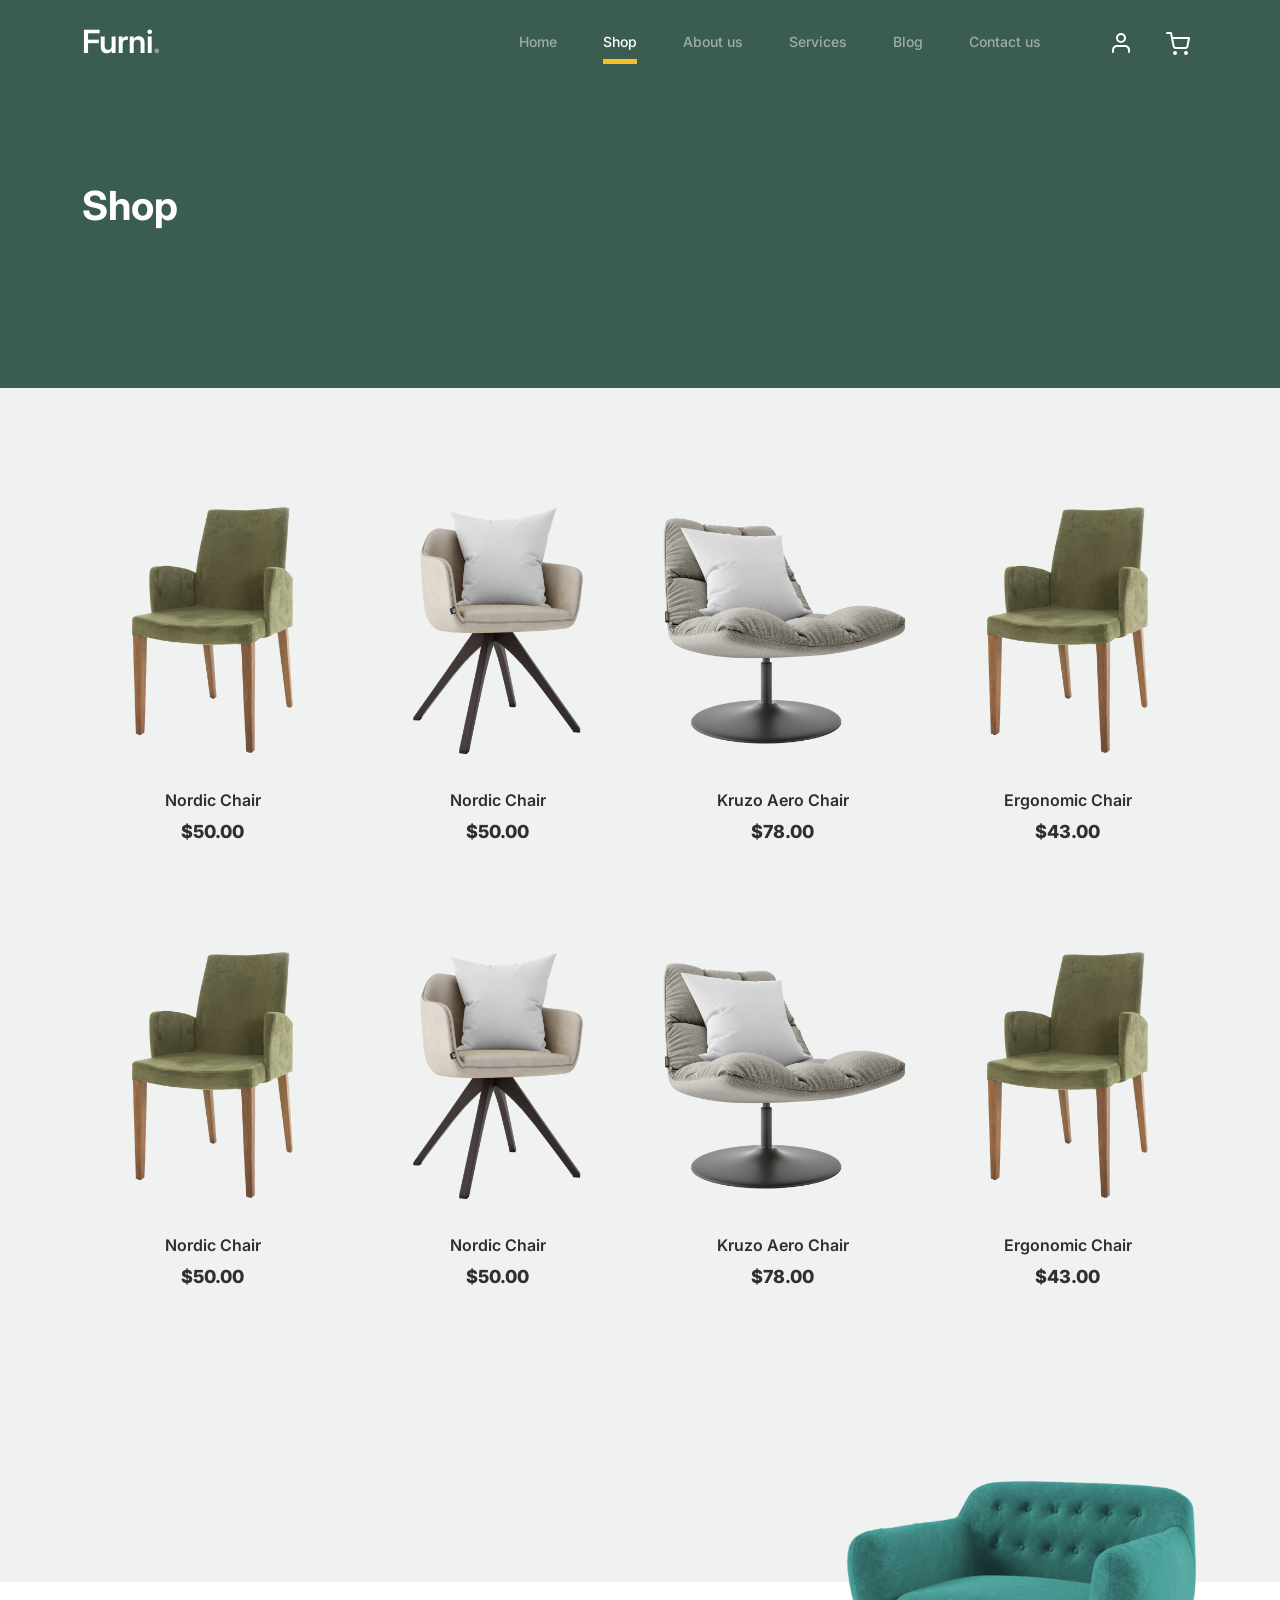
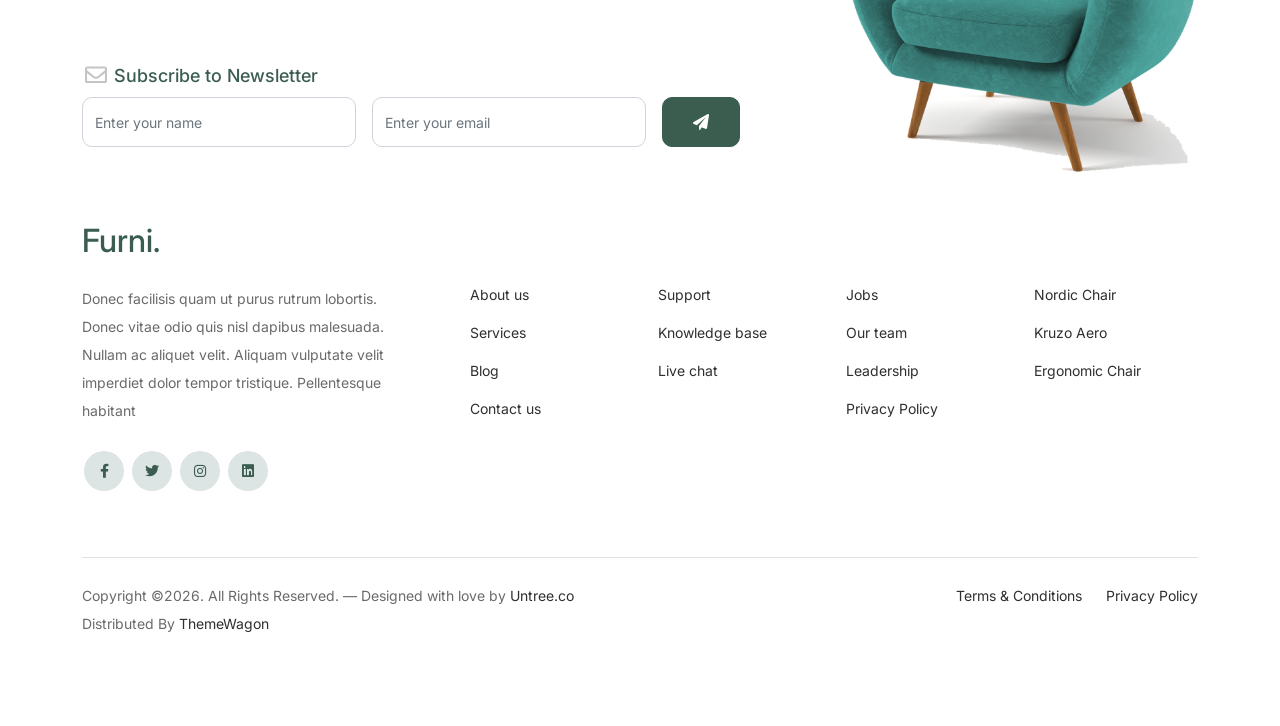
<file: shop.html>
<!-- /*
* Bootstrap 5
* Template Name: Furni
* Template Author: Untree.co
* Template URI: https://untree.co/
* License: https://creativecommons.org/licenses/by/3.0/
*/ -->
<!doctype html>
<html lang="en">
<head>
  <meta charset="utf-8">
  <meta name="viewport" content="width=device-width, initial-scale=1, shrink-to-fit=no">
  <meta name="author" content="Untree.co">
  <link rel="shortcut icon" href="favicon.png">

  <meta name="description" content="" />
  <meta name="keywords" content="bootstrap, bootstrap4" />

		<!-- Bootstrap CSS -->
		<link href="css/bootstrap.min.css" rel="stylesheet">
		<link href="https://cdnjs.cloudflare.com/ajax/libs/font-awesome/6.0.0-beta3/css/all.min.css" rel="stylesheet">
		<link href="css/tiny-slider.css" rel="stylesheet">
		<link href="css/style.css" rel="stylesheet">
		<title>Furni Free Bootstrap 5 Template for Furniture and Interior Design Websites by Untree.co </title>
	</head>

	<body>

		<!-- Start Header/Navigation -->
		<nav class="custom-navbar navbar navbar navbar-expand-md navbar-dark bg-dark" arial-label="Furni navigation bar">

			<div class="container">
				<a class="navbar-brand" href="index.html">Furni<span>.</span></a>

				<button class="navbar-toggler" type="button" data-bs-toggle="collapse" data-bs-target="#navbarsFurni" aria-controls="navbarsFurni" aria-expanded="false" aria-label="Toggle navigation">
					<span class="navbar-toggler-icon"></span>
				</button>

				<div class="collapse navbar-collapse" id="navbarsFurni">
					<ul class="custom-navbar-nav navbar-nav ms-auto mb-2 mb-md-0">
						<li class="nav-item ">
							<a class="nav-link" href="index.html">Home</a>
						</li>
						<li class="active"><a class="nav-link" href="shop.html">Shop</a></li>
						<li><a class="nav-link" href="about.html">About us</a></li>
						<li><a class="nav-link" href="services.html">Services</a></li>
						<li><a class="nav-link" href="blog.html">Blog</a></li>
						<li><a class="nav-link" href="contact.html">Contact us</a></li>
					</ul>

					<ul class="custom-navbar-cta navbar-nav mb-2 mb-md-0 ms-5">
						<li><a class="nav-link" href="#"><img src="images/user.svg"></a></li>
						<li><a class="nav-link" href="cart.html"><img src="images/cart.svg"></a></li>
					</ul>
				</div>
			</div>
				
		</nav>
		<!-- End Header/Navigation -->

		<!-- Start Hero Section -->
			<div class="hero">
				<div class="container">
					<div class="row justify-content-between">
						<div class="col-lg-5">
							<div class="intro-excerpt">
								<h1>Shop</h1>
							</div>
						</div>
						<div class="col-lg-7">
							
						</div>
					</div>
				</div>
			</div>
		<!-- End Hero Section -->

		

		<div class="untree_co-section product-section before-footer-section">
		    <div class="container">
		      	<div class="row">

		      		<!-- Start Column 1 -->
					<div class="col-12 col-md-4 col-lg-3 mb-5">
						<a class="product-item" href="#">
							<img src="images/product-3.png" class="img-fluid product-thumbnail">
							<h3 class="product-title">Nordic Chair</h3>
							<strong class="product-price">$50.00</strong>

							<span class="icon-cross">
								<img src="images/cross.svg" class="img-fluid">
							</span>
						</a>
					</div> 
					<!-- End Column 1 -->
						
					<!-- Start Column 2 -->
					<div class="col-12 col-md-4 col-lg-3 mb-5">
						<a class="product-item" href="#">
							<img src="images/product-1.png" class="img-fluid product-thumbnail">
							<h3 class="product-title">Nordic Chair</h3>
							<strong class="product-price">$50.00</strong>

							<span class="icon-cross">
								<img src="images/cross.svg" class="img-fluid">
							</span>
						</a>
					</div> 
					<!-- End Column 2 -->

					<!-- Start Column 3 -->
					<div class="col-12 col-md-4 col-lg-3 mb-5">
						<a class="product-item" href="#">
							<img src="images/product-2.png" class="img-fluid product-thumbnail">
							<h3 class="product-title">Kruzo Aero Chair</h3>
							<strong class="product-price">$78.00</strong>

							<span class="icon-cross">
								<img src="images/cross.svg" class="img-fluid">
							</span>
						</a>
					</div>
					<!-- End Column 3 -->

					<!-- Start Column 4 -->
					<div class="col-12 col-md-4 col-lg-3 mb-5">
						<a class="product-item" href="#">
							<img src="images/product-3.png" class="img-fluid product-thumbnail">
							<h3 class="product-title">Ergonomic Chair</h3>
							<strong class="product-price">$43.00</strong>

							<span class="icon-cross">
								<img src="images/cross.svg" class="img-fluid">
							</span>
						</a>
					</div>
					<!-- End Column 4 -->


					<!-- Start Column 1 -->
					<div class="col-12 col-md-4 col-lg-3 mb-5">
						<a class="product-item" href="#">
							<img src="images/product-3.png" class="img-fluid product-thumbnail">
							<h3 class="product-title">Nordic Chair</h3>
							<strong class="product-price">$50.00</strong>

							<span class="icon-cross">
								<img src="images/cross.svg" class="img-fluid">
							</span>
						</a>
					</div> 
					<!-- End Column 1 -->
						
					<!-- Start Column 2 -->
					<div class="col-12 col-md-4 col-lg-3 mb-5">
						<a class="product-item" href="#">
							<img src="images/product-1.png" class="img-fluid product-thumbnail">
							<h3 class="product-title">Nordic Chair</h3>
							<strong class="product-price">$50.00</strong>

							<span class="icon-cross">
								<img src="images/cross.svg" class="img-fluid">
							</span>
						</a>
					</div> 
					<!-- End Column 2 -->

					<!-- Start Column 3 -->
					<div class="col-12 col-md-4 col-lg-3 mb-5">
						<a class="product-item" href="#">
							<img src="images/product-2.png" class="img-fluid product-thumbnail">
							<h3 class="product-title">Kruzo Aero Chair</h3>
							<strong class="product-price">$78.00</strong>

							<span class="icon-cross">
								<img src="images/cross.svg" class="img-fluid">
							</span>
						</a>
					</div>
					<!-- End Column 3 -->

					<!-- Start Column 4 -->
					<div class="col-12 col-md-4 col-lg-3 mb-5">
						<a class="product-item" href="#">
							<img src="images/product-3.png" class="img-fluid product-thumbnail">
							<h3 class="product-title">Ergonomic Chair</h3>
							<strong class="product-price">$43.00</strong>

							<span class="icon-cross">
								<img src="images/cross.svg" class="img-fluid">
							</span>
						</a>
					</div>
					<!-- End Column 4 -->

		      	</div>
		    </div>
		</div>


		<!-- Start Footer Section -->
		<footer class="footer-section">
			<div class="container relative">

				<div class="sofa-img">
					<img src="images/sofa.png" alt="Image" class="img-fluid">
				</div>

				<div class="row">
					<div class="col-lg-8">
						<div class="subscription-form">
							<h3 class="d-flex align-items-center"><span class="me-1"><img src="images/envelope-outline.svg" alt="Image" class="img-fluid"></span><span>Subscribe to Newsletter</span></h3>

							<form action="#" class="row g-3">
								<div class="col-auto">
									<input type="text" class="form-control" placeholder="Enter your name">
								</div>
								<div class="col-auto">
									<input type="email" class="form-control" placeholder="Enter your email">
								</div>
								<div class="col-auto">
									<button class="btn btn-primary">
										<span class="fa fa-paper-plane"></span>
									</button>
								</div>
							</form>

						</div>
					</div>
				</div>

				<div class="row g-5 mb-5">
					<div class="col-lg-4">
						<div class="mb-4 footer-logo-wrap"><a href="#" class="footer-logo">Furni<span>.</span></a></div>
						<p class="mb-4">Donec facilisis quam ut purus rutrum lobortis. Donec vitae odio quis nisl dapibus malesuada. Nullam ac aliquet velit. Aliquam vulputate velit imperdiet dolor tempor tristique. Pellentesque habitant</p>

						<ul class="list-unstyled custom-social">
							<li><a href="#"><span class="fa fa-brands fa-facebook-f"></span></a></li>
							<li><a href="#"><span class="fa fa-brands fa-twitter"></span></a></li>
							<li><a href="#"><span class="fa fa-brands fa-instagram"></span></a></li>
							<li><a href="#"><span class="fa fa-brands fa-linkedin"></span></a></li>
						</ul>
					</div>

					<div class="col-lg-8">
						<div class="row links-wrap">
							<div class="col-6 col-sm-6 col-md-3">
								<ul class="list-unstyled">
									<li><a href="#">About us</a></li>
									<li><a href="#">Services</a></li>
									<li><a href="#">Blog</a></li>
									<li><a href="#">Contact us</a></li>
								</ul>
							</div>

							<div class="col-6 col-sm-6 col-md-3">
								<ul class="list-unstyled">
									<li><a href="#">Support</a></li>
									<li><a href="#">Knowledge base</a></li>
									<li><a href="#">Live chat</a></li>
								</ul>
							</div>

							<div class="col-6 col-sm-6 col-md-3">
								<ul class="list-unstyled">
									<li><a href="#">Jobs</a></li>
									<li><a href="#">Our team</a></li>
									<li><a href="#">Leadership</a></li>
									<li><a href="#">Privacy Policy</a></li>
								</ul>
							</div>

							<div class="col-6 col-sm-6 col-md-3">
								<ul class="list-unstyled">
									<li><a href="#">Nordic Chair</a></li>
									<li><a href="#">Kruzo Aero</a></li>
									<li><a href="#">Ergonomic Chair</a></li>
								</ul>
							</div>
						</div>
					</div>

				</div>

				<div class="border-top copyright">
					<div class="row pt-4">
						<div class="col-lg-6">
							<p class="mb-2 text-center text-lg-start">Copyright &copy;<script>document.write(new Date().getFullYear());</script>. All Rights Reserved. &mdash; Designed with love by <a href="https://untree.co">Untree.co</a>  Distributed By <a href="https://themewagon.com">ThemeWagon</a> <!-- License information: https://untree.co/license/ -->
            </p>
						</div>

						<div class="col-lg-6 text-center text-lg-end">
							<ul class="list-unstyled d-inline-flex ms-auto">
								<li class="me-4"><a href="#">Terms &amp; Conditions</a></li>
								<li><a href="#">Privacy Policy</a></li>
							</ul>
						</div>

					</div>
				</div>

			</div>
		</footer>
		<!-- End Footer Section -->	


		<script src="js/bootstrap.bundle.min.js"></script>
		<script src="js/tiny-slider.js"></script>
		<script src="js/custom.js"></script>
	</body>

</html>
</file>
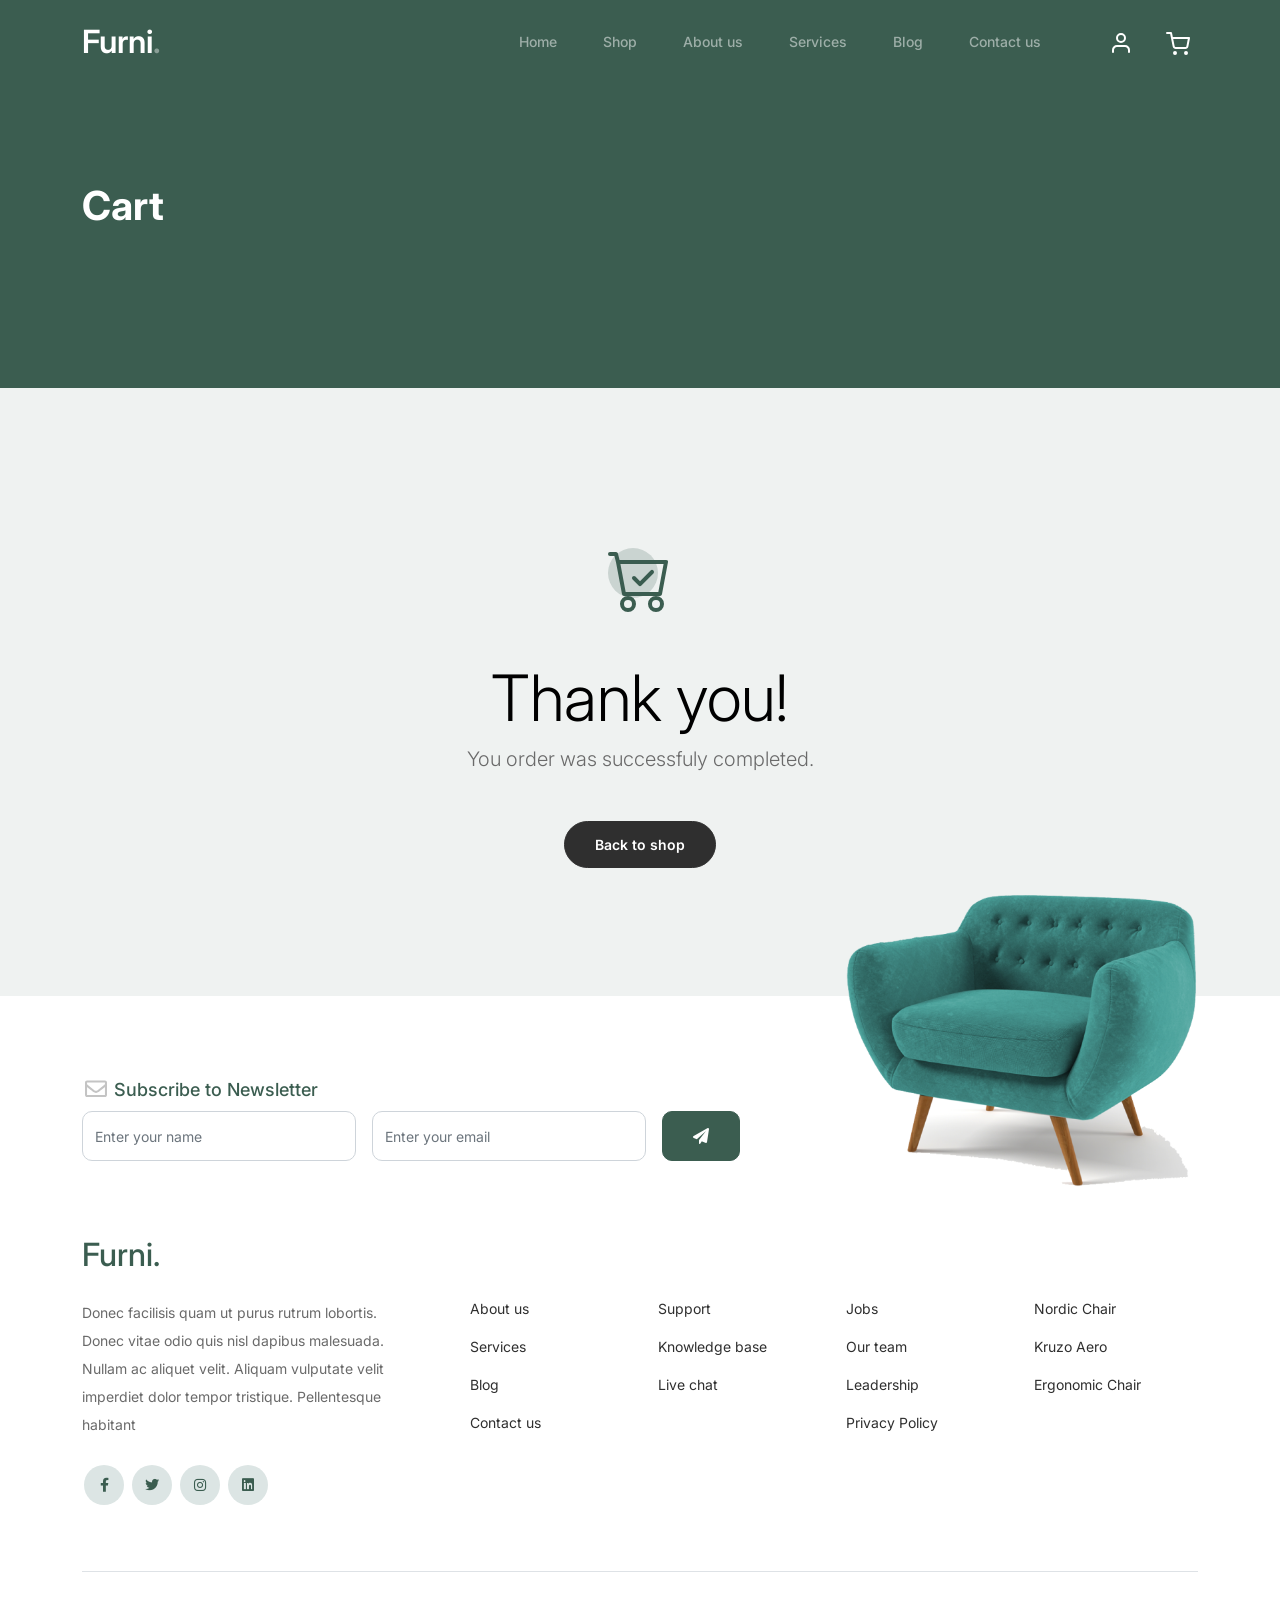
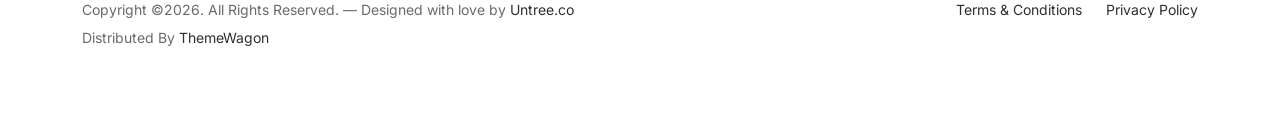
<file: thankyou.html>
<!-- /*
* Bootstrap 5
* Template Name: Furni
* Template Author: Untree.co
* Template URI: https://untree.co/
* License: https://creativecommons.org/licenses/by/3.0/
*/ -->
<!doctype html>
<html lang="en">
<head>
  <meta charset="utf-8">
  <meta name="viewport" content="width=device-width, initial-scale=1, shrink-to-fit=no">
  <meta name="author" content="Untree.co">
  <link rel="shortcut icon" href="favicon.png">

  <meta name="description" content="" />
  <meta name="keywords" content="bootstrap, bootstrap4" />

		<!-- Bootstrap CSS -->
		<link href="css/bootstrap.min.css" rel="stylesheet">
		<link href="https://cdnjs.cloudflare.com/ajax/libs/font-awesome/6.0.0-beta3/css/all.min.css" rel="stylesheet">
		<link href="css/tiny-slider.css" rel="stylesheet">
		<link href="css/style.css" rel="stylesheet">
		<title>Furni Free Bootstrap 5 Template for Furniture and Interior Design Websites by Untree.co </title>
	</head>

	<body>

		<!-- Start Header/Navigation -->
		<nav class="custom-navbar navbar navbar navbar-expand-md navbar-dark bg-dark" arial-label="Furni navigation bar">

			<div class="container">
				<a class="navbar-brand" href="index.html">Furni<span>.</span></a>

				<button class="navbar-toggler" type="button" data-bs-toggle="collapse" data-bs-target="#navbarsFurni" aria-controls="navbarsFurni" aria-expanded="false" aria-label="Toggle navigation">
					<span class="navbar-toggler-icon"></span>
				</button>

				<div class="collapse navbar-collapse" id="navbarsFurni">
					<ul class="custom-navbar-nav navbar-nav ms-auto mb-2 mb-md-0">
						<li class="nav-item ">
							<a class="nav-link" href="index.html">Home</a>
						</li>
						<li><a class="nav-link" href="shop.html">Shop</a></li>
						<li><a class="nav-link" href="about.html">About us</a></li>
						<li><a class="nav-link" href="services.html">Services</a></li>
						<li><a class="nav-link" href="blog.html">Blog</a></li>
						<li><a class="nav-link" href="contact.html">Contact us</a></li>
					</ul>

					<ul class="custom-navbar-cta navbar-nav mb-2 mb-md-0 ms-5">
						<li><a class="nav-link" href="#"><img src="images/user.svg"></a></li>
						<li><a class="nav-link" href="cart.html"><img src="images/cart.svg"></a></li>
					</ul>
				</div>
			</div>
				
		</nav>
		<!-- End Header/Navigation -->

		<!-- Start Hero Section -->
			<div class="hero">
				<div class="container">
					<div class="row justify-content-between">
						<div class="col-lg-5">
							<div class="intro-excerpt">
								<h1>Cart</h1>
							</div>
						</div>
						<div class="col-lg-7">
							
						</div>
					</div>
				</div>
			</div>
		<!-- End Hero Section -->

		

		<div class="untree_co-section">
    <div class="container">
      <div class="row">
        <div class="col-md-12 text-center pt-5">
          <span class="display-3 thankyou-icon text-primary">
            <svg width="1em" height="1em" viewBox="0 0 16 16" class="bi bi-cart-check mb-5" fill="currentColor" xmlns="http://www.w3.org/2000/svg">
              <path fill-rule="evenodd" d="M11.354 5.646a.5.5 0 0 1 0 .708l-3 3a.5.5 0 0 1-.708 0l-1.5-1.5a.5.5 0 1 1 .708-.708L8 8.293l2.646-2.647a.5.5 0 0 1 .708 0z"/>
              <path fill-rule="evenodd" d="M0 1.5A.5.5 0 0 1 .5 1H2a.5.5 0 0 1 .485.379L2.89 3H14.5a.5.5 0 0 1 .491.592l-1.5 8A.5.5 0 0 1 13 12H4a.5.5 0 0 1-.491-.408L2.01 3.607 1.61 2H.5a.5.5 0 0 1-.5-.5zM3.102 4l1.313 7h8.17l1.313-7H3.102zM5 12a2 2 0 1 0 0 4 2 2 0 0 0 0-4zm7 0a2 2 0 1 0 0 4 2 2 0 0 0 0-4zm-7 1a1 1 0 1 0 0 2 1 1 0 0 0 0-2zm7 0a1 1 0 1 0 0 2 1 1 0 0 0 0-2z"/>
            </svg>
          </span>
          <h2 class="display-3 text-black">Thank you!</h2>
          <p class="lead mb-5">You order was successfuly completed.</p>
          <p><a href="shop.html" class="btn btn-sm btn-outline-black">Back to shop</a></p>
        </div>
      </div>
    </div>
  </div>

		<!-- Start Footer Section -->
		<footer class="footer-section">
			<div class="container relative">

				<div class="sofa-img">
					<img src="images/sofa.png" alt="Image" class="img-fluid">
				</div>

				<div class="row">
					<div class="col-lg-8">
						<div class="subscription-form">
							<h3 class="d-flex align-items-center"><span class="me-1"><img src="images/envelope-outline.svg" alt="Image" class="img-fluid"></span><span>Subscribe to Newsletter</span></h3>

							<form action="#" class="row g-3">
								<div class="col-auto">
									<input type="text" class="form-control" placeholder="Enter your name">
								</div>
								<div class="col-auto">
									<input type="email" class="form-control" placeholder="Enter your email">
								</div>
								<div class="col-auto">
									<button class="btn btn-primary">
										<span class="fa fa-paper-plane"></span>
									</button>
								</div>
							</form>

						</div>
					</div>
				</div>

				<div class="row g-5 mb-5">
					<div class="col-lg-4">
						<div class="mb-4 footer-logo-wrap"><a href="#" class="footer-logo">Furni<span>.</span></a></div>
						<p class="mb-4">Donec facilisis quam ut purus rutrum lobortis. Donec vitae odio quis nisl dapibus malesuada. Nullam ac aliquet velit. Aliquam vulputate velit imperdiet dolor tempor tristique. Pellentesque habitant</p>

						<ul class="list-unstyled custom-social">
							<li><a href="#"><span class="fa fa-brands fa-facebook-f"></span></a></li>
							<li><a href="#"><span class="fa fa-brands fa-twitter"></span></a></li>
							<li><a href="#"><span class="fa fa-brands fa-instagram"></span></a></li>
							<li><a href="#"><span class="fa fa-brands fa-linkedin"></span></a></li>
						</ul>
					</div>

					<div class="col-lg-8">
						<div class="row links-wrap">
							<div class="col-6 col-sm-6 col-md-3">
								<ul class="list-unstyled">
									<li><a href="#">About us</a></li>
									<li><a href="#">Services</a></li>
									<li><a href="#">Blog</a></li>
									<li><a href="#">Contact us</a></li>
								</ul>
							</div>

							<div class="col-6 col-sm-6 col-md-3">
								<ul class="list-unstyled">
									<li><a href="#">Support</a></li>
									<li><a href="#">Knowledge base</a></li>
									<li><a href="#">Live chat</a></li>
								</ul>
							</div>

							<div class="col-6 col-sm-6 col-md-3">
								<ul class="list-unstyled">
									<li><a href="#">Jobs</a></li>
									<li><a href="#">Our team</a></li>
									<li><a href="#">Leadership</a></li>
									<li><a href="#">Privacy Policy</a></li>
								</ul>
							</div>

							<div class="col-6 col-sm-6 col-md-3">
								<ul class="list-unstyled">
									<li><a href="#">Nordic Chair</a></li>
									<li><a href="#">Kruzo Aero</a></li>
									<li><a href="#">Ergonomic Chair</a></li>
								</ul>
							</div>
						</div>
					</div>

				</div>

				<div class="border-top copyright">
					<div class="row pt-4">
						<div class="col-lg-6">
							<p class="mb-2 text-center text-lg-start">Copyright &copy;<script>document.write(new Date().getFullYear());</script>. All Rights Reserved. &mdash; Designed with love by <a href="https://untree.co">Untree.co</a> Distributed By <a href="https://themewagon.com">ThemeWagon</a> <!-- License information: https://untree.co/license/ -->
            </p>
						</div>

						<div class="col-lg-6 text-center text-lg-end">
							<ul class="list-unstyled d-inline-flex ms-auto">
								<li class="me-4"><a href="#">Terms &amp; Conditions</a></li>
								<li><a href="#">Privacy Policy</a></li>
							</ul>
						</div>

					</div>
				</div>

			</div>
		</footer>
		<!-- End Footer Section -->	


		<script src="js/bootstrap.bundle.min.js"></script>
		<script src="js/tiny-slider.js"></script>
		<script src="js/custom.js"></script>
	</body>

</html>
</file>
<file: css/tiny-slider.css>
.tns-outer{padding:0 !important}.tns-outer [hidden]{display:none !important}.tns-outer [aria-controls],.tns-outer [data-action]{cursor:pointer}.tns-slider{-webkit-transition:all 0s;-moz-transition:all 0s;transition:all 0s}.tns-slider>.tns-item{-webkit-box-sizing:border-box;-moz-box-sizing:border-box;box-sizing:border-box}.tns-horizontal.tns-subpixel{white-space:nowrap}.tns-horizontal.tns-subpixel>.tns-item{display:inline-block;vertical-align:top;white-space:normal}.tns-horizontal.tns-no-subpixel:after{content:'';display:table;clear:both}.tns-horizontal.tns-no-subpixel>.tns-item{float:left}.tns-horizontal.tns-carousel.tns-no-subpixel>.tns-item{margin-right:-100%}.tns-no-calc{position:relative;left:0}.tns-gallery{position:relative;left:0;min-height:1px}.tns-gallery>.tns-item{position:absolute;left:-100%;-webkit-transition:transform 0s, opacity 0s;-moz-transition:transform 0s, opacity 0s;transition:transform 0s, opacity 0s}.tns-gallery>.tns-slide-active{position:relative;left:auto !important}.tns-gallery>.tns-moving{-webkit-transition:all 0.25s;-moz-transition:all 0.25s;transition:all 0.25s}.tns-autowidth{display:inline-block}.tns-lazy-img{-webkit-transition:opacity 0.6s;-moz-transition:opacity 0.6s;transition:opacity 0.6s;opacity:0.6}.tns-lazy-img.tns-complete{opacity:1}.tns-ah{-webkit-transition:height 0s;-moz-transition:height 0s;transition:height 0s}.tns-ovh{overflow:hidden}.tns-visually-hidden{position:absolute;left:-10000em}.tns-transparent{opacity:0;visibility:hidden}.tns-fadeIn{opacity:1;filter:alpha(opacity=100);z-index:0}.tns-normal,.tns-fadeOut{opacity:0;filter:alpha(opacity=0);z-index:-1}.tns-vpfix{white-space:nowrap}.tns-vpfix>div,.tns-vpfix>li{display:inline-block}.tns-t-subp2{margin:0 auto;width:310px;position:relative;height:10px;overflow:hidden}.tns-t-ct{width:2333.3333333%;width:-webkit-calc(100% * 70 / 3);width:-moz-calc(100% * 70 / 3);width:calc(100% * 70 / 3);position:absolute;right:0}.tns-t-ct:after{content:'';display:table;clear:both}.tns-t-ct>div{width:1.4285714%;width:-webkit-calc(100% / 70);width:-moz-calc(100% / 70);width:calc(100% / 70);height:10px;float:left}

/*# sourceMappingURL=sourcemaps/tiny-slider.css.map */
</file>
<file: css/style.css>
/*
* Template Name: UntreeStore
* Template Author: Untree.co
* Author URI: https://untree.co/
* License: https://creativecommons.org/licenses/by/3.0/
*/
@import url("https://fonts.googleapis.com/css2?family=Inter:wght@400;500;600;700;800&display=swap");
body {
  overflow-x: hidden;
  position: relative; }

body {
  font-family: "Inter", sans-serif;
  font-weight: 400;
  line-height: 28px;
  color: #6a6a6a;
  font-size: 14px;
  background-color: #eff2f1; }

a {
  text-decoration: none;
  -webkit-transition: .3s all ease;
  -o-transition: .3s all ease;
  transition: .3s all ease;
  color: #2f2f2f;
  text-decoration: underline; }
  a:hover {
    color: #2f2f2f;
    text-decoration: none; }
  a.more {
    font-weight: 600; }

.custom-navbar {
  background: #3b5d50 !important;
  padding-top: 20px;
  padding-bottom: 20px; }
  .custom-navbar .navbar-brand {
    font-size: 32px;
    font-weight: 600; }
    .custom-navbar .navbar-brand > span {
      opacity: .4; }
  .custom-navbar .navbar-toggler {
    border-color: transparent; }
    .custom-navbar .navbar-toggler:active, .custom-navbar .navbar-toggler:focus {
      -webkit-box-shadow: none;
      box-shadow: none;
      outline: none; }
  @media (min-width: 992px) {
    .custom-navbar .custom-navbar-nav li {
      margin-left: 15px;
      margin-right: 15px; } }
  .custom-navbar .custom-navbar-nav li a {
    font-weight: 500;
    color: #ffffff !important;
    opacity: .5;
    -webkit-transition: .3s all ease;
    -o-transition: .3s all ease;
    transition: .3s all ease;
    position: relative; }
    @media (min-width: 768px) {
      .custom-navbar .custom-navbar-nav li a:before {
        content: "";
        position: absolute;
        bottom: 0;
        left: 8px;
        right: 8px;
        background: #f9bf29;
        height: 5px;
        opacity: 1;
        visibility: visible;
        width: 0;
        -webkit-transition: .15s all ease-out;
        -o-transition: .15s all ease-out;
        transition: .15s all ease-out; } }
    .custom-navbar .custom-navbar-nav li a:hover {
      opacity: 1; }
      .custom-navbar .custom-navbar-nav li a:hover:before {
        width: calc(100% - 16px); }
  .custom-navbar .custom-navbar-nav li.active a {
    opacity: 1; }
    .custom-navbar .custom-navbar-nav li.active a:before {
      width: calc(100% - 16px); }
  .custom-navbar .custom-navbar-cta {
    margin-left: 0 !important;
    -webkit-box-orient: horizontal;
    -webkit-box-direction: normal;
    -ms-flex-direction: row;
    flex-direction: row; }
    @media (min-width: 768px) {
      .custom-navbar .custom-navbar-cta {
        margin-left: 40px !important; } }
    .custom-navbar .custom-navbar-cta li {
      margin-left: 0px;
      margin-right: 0px; }
      .custom-navbar .custom-navbar-cta li:first-child {
        margin-right: 20px; }

.hero {
  background: #3b5d50;
  padding: calc(4rem - 30px) 0 0rem 0; }
  @media (min-width: 768px) {
    .hero {
      padding: calc(4rem - 30px) 0 4rem 0; } }
  @media (min-width: 992px) {
    .hero {
      padding: calc(8rem - 30px) 0 8rem 0; } }
  .hero .intro-excerpt {
    position: relative;
    z-index: 4; }
    @media (min-width: 992px) {
      .hero .intro-excerpt {
        max-width: 450px; } }
  .hero h1 {
    font-weight: 700;
    color: #ffffff;
    margin-bottom: 30px; }
    @media (min-width: 1400px) {
      .hero h1 {
        font-size: 54px; } }
  .hero p {
    color: rgba(255, 255, 255, 0.5);
    margin-botom: 30px; }
  .hero .hero-img-wrap {
    position: relative; }
    .hero .hero-img-wrap img {
      position: relative;
      top: 0px;
      right: 0px;
      z-index: 2;
      max-width: 780px;
      left: -20px; }
      @media (min-width: 768px) {
        .hero .hero-img-wrap img {
          right: 0px;
          left: -100px; } }
      @media (min-width: 992px) {
        .hero .hero-img-wrap img {
          left: 0px;
          top: -80px;
          position: absolute;
          right: -50px; } }
      @media (min-width: 1200px) {
        .hero .hero-img-wrap img {
          left: 0px;
          top: -80px;
          right: -100px; } }
    .hero .hero-img-wrap:after {
      content: "";
      position: absolute;
      width: 255px;
      height: 217px;
      background-image: url("../images/dots-light.svg");
      background-size: contain;
      background-repeat: no-repeat;
      right: -100px;
      top: -0px; }
      @media (min-width: 1200px) {
        .hero .hero-img-wrap:after {
          top: -40px; } }

.btn {
  font-weight: 600;
  padding: 12px 30px;
  border-radius: 30px;
  color: #ffffff;
  background: #2f2f2f;
  border-color: #2f2f2f; }
  .btn:hover {
    color: #ffffff;
    background: #222222;
    border-color: #222222; }
  .btn:active, .btn:focus {
    outline: none !important;
    -webkit-box-shadow: none;
    box-shadow: none; }
  .btn.btn-primary {
    background: #3b5d50;
    border-color: #3b5d50; }
    .btn.btn-primary:hover {
      background: #314d43;
      border-color: #314d43; }
  .btn.btn-secondary {
    color: #2f2f2f;
    background: #f9bf29;
    border-color: #f9bf29; }
    .btn.btn-secondary:hover {
      background: #f8b810;
      border-color: #f8b810; }
  .btn.btn-white-outline {
    background: transparent;
    border-width: 2px;
    border-color: rgba(255, 255, 255, 0.3); }
    .btn.btn-white-outline:hover {
      border-color: white;
      color: #ffffff; }

.section-title {
  color: #2f2f2f; }

.product-section {
  padding: 7rem 0; }
  .product-section .product-item {
    text-align: center;
    text-decoration: none;
    display: block;
    position: relative;
    padding-bottom: 50px;
    cursor: pointer; }
    .product-section .product-item .product-thumbnail {
      margin-bottom: 30px;
      position: relative;
      top: 0;
      -webkit-transition: .3s all ease;
      -o-transition: .3s all ease;
      transition: .3s all ease; }
    .product-section .product-item h3 {
      font-weight: 600;
      font-size: 16px; }
    .product-section .product-item strong {
      font-weight: 800 !important;
      font-size: 18px !important; }
    .product-section .product-item h3, .product-section .product-item strong {
      color: #2f2f2f;
      text-decoration: none; }
    .product-section .product-item .icon-cross {
      position: absolute;
      width: 35px;
      height: 35px;
      display: inline-block;
      background: #2f2f2f;
      bottom: 15px;
      left: 50%;
      -webkit-transform: translateX(-50%);
      -ms-transform: translateX(-50%);
      transform: translateX(-50%);
      margin-bottom: -17.5px;
      border-radius: 50%;
      opacity: 0;
      visibility: hidden;
      -webkit-transition: .3s all ease;
      -o-transition: .3s all ease;
      transition: .3s all ease; }
      .product-section .product-item .icon-cross img {
        position: absolute;
        left: 50%;
        top: 50%;
        -webkit-transform: translate(-50%, -50%);
        -ms-transform: translate(-50%, -50%);
        transform: translate(-50%, -50%); }
    .product-section .product-item:before {
      bottom: 0;
      left: 0;
      right: 0;
      position: absolute;
      content: "";
      background: #dce5e4;
      height: 0%;
      z-index: -1;
      border-radius: 10px;
      -webkit-transition: .3s all ease;
      -o-transition: .3s all ease;
      transition: .3s all ease; }
    .product-section .product-item:hover .product-thumbnail {
      top: -25px; }
    .product-section .product-item:hover .icon-cross {
      bottom: 0;
      opacity: 1;
      visibility: visible; }
    .product-section .product-item:hover:before {
      height: 70%; }

.why-choose-section {
  padding: 7rem 0; }
  .why-choose-section .img-wrap {
    position: relative; }
    .why-choose-section .img-wrap:before {
      position: absolute;
      content: "";
      width: 255px;
      height: 217px;
      background-image: url("../images/dots-yellow.svg");
      background-repeat: no-repeat;
      background-size: contain;
      -webkit-transform: translate(-40%, -40%);
      -ms-transform: translate(-40%, -40%);
      transform: translate(-40%, -40%);
      z-index: -1; }
    .why-choose-section .img-wrap img {
      border-radius: 20px; }

.feature {
  margin-bottom: 30px; }
  .feature .icon {
    display: inline-block;
    position: relative;
    margin-bottom: 20px; }
    .feature .icon:before {
      content: "";
      width: 33px;
      height: 33px;
      position: absolute;
      background: rgba(59, 93, 80, 0.2);
      border-radius: 50%;
      right: -8px;
      bottom: 0; }
  .feature h3 {
    font-size: 14px;
    color: #2f2f2f; }
  .feature p {
    font-size: 14px;
    line-height: 22px;
    color: #6a6a6a; }

.we-help-section {
  padding: 7rem 0; }
  .we-help-section .imgs-grid {
    display: -ms-grid;
    display: grid;
    -ms-grid-columns: (1fr)[27];
    grid-template-columns: repeat(27, 1fr);
    position: relative; }
    .we-help-section .imgs-grid:before {
      position: absolute;
      content: "";
      width: 255px;
      height: 217px;
      background-image: url("../images/dots-green.svg");
      background-size: contain;
      background-repeat: no-repeat;
      -webkit-transform: translate(-40%, -40%);
      -ms-transform: translate(-40%, -40%);
      transform: translate(-40%, -40%);
      z-index: -1; }
    .we-help-section .imgs-grid .grid {
      position: relative; }
      .we-help-section .imgs-grid .grid img {
        border-radius: 20px;
        max-width: 100%; }
      .we-help-section .imgs-grid .grid.grid-1 {
        -ms-grid-column: 1;
        -ms-grid-column-span: 18;
        grid-column: 1 / span 18;
        -ms-grid-row: 1;
        -ms-grid-row-span: 27;
        grid-row: 1 / span 27; }
      .we-help-section .imgs-grid .grid.grid-2 {
        -ms-grid-column: 19;
        -ms-grid-column-span: 27;
        grid-column: 19 / span 27;
        -ms-grid-row: 1;
        -ms-grid-row-span: 5;
        grid-row: 1 / span 5;
        padding-left: 20px; }
      .we-help-section .imgs-grid .grid.grid-3 {
        -ms-grid-column: 14;
        -ms-grid-column-span: 16;
        grid-column: 14 / span 16;
        -ms-grid-row: 6;
        -ms-grid-row-span: 27;
        grid-row: 6 / span 27;
        padding-top: 20px; }

.custom-list {
  width: 100%; }
  .custom-list li {
    display: inline-block;
    width: calc(50% - 20px);
    margin-bottom: 12px;
    line-height: 1.5;
    position: relative;
    padding-left: 20px; }
    .custom-list li:before {
      content: "";
      width: 8px;
      height: 8px;
      border-radius: 50%;
      border: 2px solid #3b5d50;
      position: absolute;
      left: 0;
      top: 8px; }

.popular-product {
  padding: 0 0 7rem 0; }
  .popular-product .product-item-sm h3 {
    font-size: 14px;
    font-weight: 700;
    color: #2f2f2f; }
  .popular-product .product-item-sm a {
    text-decoration: none;
    color: #2f2f2f;
    -webkit-transition: .3s all ease;
    -o-transition: .3s all ease;
    transition: .3s all ease; }
    .popular-product .product-item-sm a:hover {
      color: rgba(47, 47, 47, 0.5); }
  .popular-product .product-item-sm p {
    line-height: 1.4;
    margin-bottom: 10px;
    font-size: 14px; }
  .popular-product .product-item-sm .thumbnail {
    margin-right: 10px;
    -webkit-box-flex: 0;
    -ms-flex: 0 0 120px;
    flex: 0 0 120px;
    position: relative; }
    .popular-product .product-item-sm .thumbnail:before {
      content: "";
      position: absolute;
      border-radius: 20px;
      background: #dce5e4;
      width: 98px;
      height: 98px;
      top: 50%;
      left: 50%;
      -webkit-transform: translate(-50%, -50%);
      -ms-transform: translate(-50%, -50%);
      transform: translate(-50%, -50%);
      z-index: -1; }

.testimonial-section {
  padding: 3rem 0 7rem 0; }

.testimonial-slider-wrap {
  position: relative; }
  .testimonial-slider-wrap .tns-inner {
    padding-top: 30px; }
  .testimonial-slider-wrap .item .testimonial-block blockquote {
    font-size: 16px; }
    @media (min-width: 768px) {
      .testimonial-slider-wrap .item .testimonial-block blockquote {
        line-height: 32px;
        font-size: 18px; } }
  .testimonial-slider-wrap .item .testimonial-block .author-info .author-pic {
    margin-bottom: 20px; }
    .testimonial-slider-wrap .item .testimonial-block .author-info .author-pic img {
      max-width: 80px;
      border-radius: 50%; }
  .testimonial-slider-wrap .item .testimonial-block .author-info h3 {
    font-size: 14px;
    font-weight: 700;
    color: #2f2f2f;
    margin-bottom: 0; }
  .testimonial-slider-wrap #testimonial-nav {
    position: absolute;
    top: 50%;
    z-index: 99;
    width: 100%;
    display: none; }
    @media (min-width: 768px) {
      .testimonial-slider-wrap #testimonial-nav {
        display: block; } }
    .testimonial-slider-wrap #testimonial-nav > span {
      cursor: pointer;
      position: absolute;
      width: 58px;
      height: 58px;
      line-height: 58px;
      border-radius: 50%;
      background: rgba(59, 93, 80, 0.1);
      color: #2f2f2f;
      -webkit-transition: .3s all ease;
      -o-transition: .3s all ease;
      transition: .3s all ease; }
      .testimonial-slider-wrap #testimonial-nav > span:hover {
        background: #3b5d50;
        color: #ffffff; }
    .testimonial-slider-wrap #testimonial-nav .prev {
      left: -10px; }
    .testimonial-slider-wrap #testimonial-nav .next {
      right: 0; }
  .testimonial-slider-wrap .tns-nav {
    position: absolute;
    bottom: -50px;
    left: 50%;
    -webkit-transform: translateX(-50%);
    -ms-transform: translateX(-50%);
    transform: translateX(-50%); }
    .testimonial-slider-wrap .tns-nav button {
      background: none;
      border: none;
      display: inline-block;
      position: relative;
      width: 0 !important;
      height: 7px !important;
      margin: 2px; }
      .testimonial-slider-wrap .tns-nav button:active, .testimonial-slider-wrap .tns-nav button:focus, .testimonial-slider-wrap .tns-nav button:hover {
        outline: none;
        -webkit-box-shadow: none;
        box-shadow: none;
        background: none; }
      .testimonial-slider-wrap .tns-nav button:before {
        display: block;
        width: 7px;
        height: 7px;
        left: 0;
        top: 0;
        position: absolute;
        content: "";
        border-radius: 50%;
        -webkit-transition: .3s all ease;
        -o-transition: .3s all ease;
        transition: .3s all ease;
        background-color: #d6d6d6; }
      .testimonial-slider-wrap .tns-nav button:hover:before, .testimonial-slider-wrap .tns-nav button.tns-nav-active:before {
        background-color: #3b5d50; }

.before-footer-section {
  padding: 7rem 0 12rem 0 !important; }

.blog-section {
  padding: 7rem 0 12rem 0; }
  .blog-section .post-entry a {
    text-decoration: none; }
  .blog-section .post-entry .post-thumbnail {
    display: block;
    margin-bottom: 20px; }
    .blog-section .post-entry .post-thumbnail img {
      border-radius: 20px;
      -webkit-transition: .3s all ease;
      -o-transition: .3s all ease;
      transition: .3s all ease; }
  .blog-section .post-entry .post-content-entry {
    padding-left: 15px;
    padding-right: 15px; }
    .blog-section .post-entry .post-content-entry h3 {
      font-size: 16px;
      margin-bottom: 0;
      font-weight: 600;
      margin-bottom: 7px; }
    .blog-section .post-entry .post-content-entry .meta {
      font-size: 14px; }
      .blog-section .post-entry .post-content-entry .meta a {
        font-weight: 600; }
  .blog-section .post-entry:hover .post-thumbnail img, .blog-section .post-entry:focus .post-thumbnail img {
    opacity: .7; }

.footer-section {
  padding: 80px 0;
  background: #ffffff; }
  .footer-section .relative {
    position: relative; }
  .footer-section a {
    text-decoration: none;
    color: #2f2f2f;
    -webkit-transition: .3s all ease;
    -o-transition: .3s all ease;
    transition: .3s all ease; }
    .footer-section a:hover {
      color: rgba(47, 47, 47, 0.5); }
  .footer-section .subscription-form {
    margin-bottom: 40px;
    position: relative;
    z-index: 2;
    margin-top: 100px; }
    @media (min-width: 992px) {
      .footer-section .subscription-form {
        margin-top: 0px;
        margin-bottom: 80px; } }
    .footer-section .subscription-form h3 {
      font-size: 18px;
      font-weight: 500;
      color: #3b5d50; }
    .footer-section .subscription-form .form-control {
      height: 50px;
      border-radius: 10px;
      font-family: "Inter", sans-serif; }
      .footer-section .subscription-form .form-control:active, .footer-section .subscription-form .form-control:focus {
        outline: none;
        -webkit-box-shadow: none;
        box-shadow: none;
        border-color: #3b5d50;
        -webkit-box-shadow: 0 1px 4px 0 rgba(0, 0, 0, 0.2);
        box-shadow: 0 1px 4px 0 rgba(0, 0, 0, 0.2); }
      .footer-section .subscription-form .form-control::-webkit-input-placeholder {
        font-size: 14px; }
      .footer-section .subscription-form .form-control::-moz-placeholder {
        font-size: 14px; }
      .footer-section .subscription-form .form-control:-ms-input-placeholder {
        font-size: 14px; }
      .footer-section .subscription-form .form-control:-moz-placeholder {
        font-size: 14px; }
    .footer-section .subscription-form .btn {
      border-radius: 10px !important; }
  .footer-section .sofa-img {
    position: absolute;
    top: -200px;
    z-index: 1;
    right: 0; }
    .footer-section .sofa-img img {
      max-width: 380px; }
  .footer-section .links-wrap {
    margin-top: 0px; }
    @media (min-width: 992px) {
      .footer-section .links-wrap {
        margin-top: 54px; } }
    .footer-section .links-wrap ul li {
      margin-bottom: 10px; }
  .footer-section .footer-logo-wrap .footer-logo {
    font-size: 32px;
    font-weight: 500;
    text-decoration: none;
    color: #3b5d50; }
  .footer-section .custom-social li {
    margin: 2px;
    display: inline-block; }
    .footer-section .custom-social li a {
      width: 40px;
      height: 40px;
      text-align: center;
      line-height: 40px;
      display: inline-block;
      background: #dce5e4;
      color: #3b5d50;
      border-radius: 50%; }
      .footer-section .custom-social li a:hover {
        background: #3b5d50;
        color: #ffffff; }
  .footer-section .border-top {
    border-color: #dce5e4; }
    .footer-section .border-top.copyright {
      font-size: 14px !important; }

.untree_co-section {
  padding: 7rem 0; }

.form-control {
  height: 50px;
  border-radius: 10px;
  font-family: "Inter", sans-serif; }
  .form-control:active, .form-control:focus {
    outline: none;
    -webkit-box-shadow: none;
    box-shadow: none;
    border-color: #3b5d50;
    -webkit-box-shadow: 0 1px 4px 0 rgba(0, 0, 0, 0.2);
    box-shadow: 0 1px 4px 0 rgba(0, 0, 0, 0.2); }
  .form-control::-webkit-input-placeholder {
    font-size: 14px; }
  .form-control::-moz-placeholder {
    font-size: 14px; }
  .form-control:-ms-input-placeholder {
    font-size: 14px; }
  .form-control:-moz-placeholder {
    font-size: 14px; }

.service {
  line-height: 1.5; }
  .service .service-icon {
    border-radius: 10px;
    -webkit-box-flex: 0;
    -ms-flex: 0 0 50px;
    flex: 0 0 50px;
    height: 50px;
    line-height: 50px;
    text-align: center;
    background: #3b5d50;
    margin-right: 20px;
    color: #ffffff; }

textarea {
  height: auto !important; }

.site-blocks-table {
  overflow: auto; }
  .site-blocks-table .product-thumbnail {
    width: 200px; }
  .site-blocks-table .btn {
    padding: 2px 10px; }
  .site-blocks-table thead th {
    padding: 30px;
    text-align: center;
    border-width: 0px !important;
    vertical-align: middle;
    color: rgba(0, 0, 0, 0.8);
    font-size: 18px; }
  .site-blocks-table td {
    padding: 20px;
    text-align: center;
    vertical-align: middle;
    color: rgba(0, 0, 0, 0.8); }
  .site-blocks-table tbody tr:first-child td {
    border-top: 1px solid #3b5d50 !important; }
  .site-blocks-table .btn {
    background: none !important;
    color: #000000;
    border: none;
    height: auto !important; }

.site-block-order-table th {
  border-top: none !important;
  border-bottom-width: 1px !important; }

.site-block-order-table td, .site-block-order-table th {
  color: #000000; }

.couponcode-wrap input {
  border-radius: 10px !important; }

.text-primary {
  color: #3b5d50 !important; }

.thankyou-icon {
  position: relative;
  color: #3b5d50; }
  .thankyou-icon:before {
    position: absolute;
    content: "";
    width: 50px;
    height: 50px;
    border-radius: 50%;
    background: rgba(59, 93, 80, 0.2); }
</file>
<file: quiz/html5/data/css/output.min.css>
@font-face {
  font-family: 'Open SansBold CharsBold9FAF9B81';
  src: url('[data-uri]');
  font-style: normal;
  font-weight: normal;
}
@font-face {
  font-family: 'Open Sans Charset1_ 6nICEFBFEF0';
  src: url('[data-uri]');
  font-style: normal;
  font-weight: normal;
}
@font-face {
  font-family: 'Open Sans Charset0_v9TY33EDE6F2';
  src: url('[data-uri]');
  font-style: normal;
  font-weight: normal;
}
@font-face {
  font-family: 'Open SansBold CharsBoldE47A47C6';
  src: url('[data-uri]');
  font-style: normal;
  font-weight: normal;
}
.cs-pxabnsnfns00001100101 .cs-infopanel  {
  box-shadow: 0 1px 0 rgba(37, 75, 0, 1);
  background: rgba(255, 255, 255, 1);
}
.cs-pxabnsnfns00001100101 .cs-infopanel .cs-link {
  color: rgba(124, 34, 128, 1);
}
.cs-pxabnsnfns00001100101 .cs-infopanel .cs-link:hover {
  color: rgba(0, 0, 238, 1);
}
.cs-pxabnsnfns00001100101 .cs-infopanel .cs-name {
  color: rgba(68, 68, 68, 1);
}
.cs-pxabnsnfns00001100101 .cs-infopanel .cs-title {
  color: rgba(153, 153, 153, 1);
}
.cs-pxabnsnfns00001100101 .cs-infopanelpopup  {
  box-shadow: 0 1px 0 rgba(184, 184, 184, 1);
  background: linear-gradient(180deg, rgba(49, 99, 0, 1) 0%, rgba(39, 79, 0, 1) 100%);
}
.cs-pxabnsnfns00001100101 .cs-infopanelpopup .cs-link {
  color: rgba(255, 255, 255, 1);
}
.cs-pxabnsnfns00001100101 .cs-infopanelpopup .cs-link:hover {
  color: rgba(138, 217, 75, 1);
}
.cs-pxabnsnfns00001100101 .cs-infopanelpopup .cs-name {
  color: rgba(175, 221, 130, 1);
}
.cs-pxabnsnfns00001100101 .cs-infopanelpopup .cs-bio {
  color: rgba(255, 255, 255, 1);
}
.cs-pxabnsnfns00001100101 .cs-timer  {
  color: rgba(255, 255, 255, 1);
}
.cs-pxabnsnfns00001100101 .cs-duration stop:first-child {
  stop-color: rgba(0, 215, 255, 1);
}
.cs-pxabnsnfns00001100101 .cs-duration stop:last-child {
  stop-color: rgba(0, 171, 255, 1);
}
.cs-pxabnsnfns00001100101 .cs-elapsed stop:first-child {
  stop-color: rgba(254, 227, 71, 1);
}
.cs-pxabnsnfns00001100101 .cs-elapsed stop:last-child {
  stop-color: rgba(252, 204, 42, 1);
}
.cs-pxabnsnfns00001100101 .cs-timer .cs-pie .cs-innerstroke {
  stroke: rgba(199, 199, 199, 1);
}
.cs-pxabnsnfns00001100101 .cs-timer .cs-pie .cs-innerborder {
  stroke: rgba(255, 255, 255, 1);
}
.cs-pxabnsnfns00001100101 .cs-window  {
  box-shadow: 0 8px 5px rgba(0, 0, 0, 0.2);
  border-color: rgba(49, 99, 0, 1);
  background: rgba(72, 138, 2, 1);
  color: rgba(255, 255, 255, 1);
}
.cs-pxabnsnfns00001100101 .cs-window .cs-diva {
  border-color: rgba(98, 139, 66, 1);
}
.cs-pxabnsnfns00001100101 .cs-window .cs-divb {
  border-color: rgba(42, 84, 0, 1);
}
.cs-pxabnsnfns00001100101 .cs-editor .cs-editor-slide {
  color: rgba(255, 255, 255, 1);
}
.cs-pxabnsnfns00001100101 .cs-editor .cs-editor-html {
  color: rgba(255, 255, 255, 1);
}
.cs-pxabnsnfns00001100101 .cs-editor .cs-editor-button {
  text-shadow: 0 1px 0 rgba(36, 73, 0, 1);
  color: rgba(255, 255, 255, 1);
  border-color: rgba(33, 68, 0, 1);
  background: linear-gradient(180deg, rgba(60, 124, 0, 1) 0%, rgba(41, 82, 0, 1) 100%);
}
.cs-pxabnsnfns00001100101 .cs-editor .cs-editor-button:hover {
  background: linear-gradient(180deg, rgba(66, 142, 0, 1) 0%, rgba(34, 68, 0, 1) 100%);
}
.cs-pxabnsnfns00001100101 .cs-editor .cs-editor-button:active {
  background: linear-gradient(180deg, rgba(46, 93, 0, 1) 0%, rgba(54, 109, 0, 1) 100%);
}
.cs-pxabnsnfns00001100101 .cs-listitem  {
  color: rgba(255, 255, 255, 1);
  border-color: rgba(53, 105, 1, 1);
}
.cs-pxabnsnfns00001100101 .cs-listitem.cs-viewed {
  color: rgba(138, 217, 75, 1);
}
.cs-pxabnsnfns00001100101 .cs-listitem.cs-selected {
  color: rgba(255, 255, 255, 1);
  background: rgba(60, 138, 1, 1);
}
.cs-pxabnsnfns00001100101 .cs-listitem.cs-selected:hover {
  background: rgba(60, 138, 1, 1);
}
.cs-pxabnsnfns00001100101 .cs-listitem.cs-selected.hover {
  background: rgba(60, 138, 1, 1);
}
.cs-pxabnsnfns00001100101 .cs-listitem.cs-selected:focus {
  background: rgba(60, 138, 1, 1);
}
.cs-pxabnsnfns00001100101 .cs-listitem .cs-icon-carrot {
  fill: rgba(255, 255, 255, 1);
}
.cs-pxabnsnfns00001100101 .cs-listitem .cs-icon-carrot .cs-shadow {
  fill: rgba(42, 84, 0, 1);
}
.cs-pxabnsnfns00001100101 .cs-listitem:hover {
  background: rgba(51, 103, 0, 1);
}
.cs-pxabnsnfns00001100101 .cs-listitem.hover {
  background: rgba(51, 103, 0, 1);
}
.cs-pxabnsnfns00001100101 .cs-listitem:focus {
  background: rgba(51, 103, 0, 1);
}
.cs-pxabnsnfns00001100101 .cs-glossary  {
  color: rgba(255, 255, 255, 1);
}
.cs-pxabnsnfns00001100101 .cs-glossary .cs-scrolling-panel {
  background: rgba(53, 107, 0, 1);
}
.cs-pxabnsnfns00001100101 .cs-glossary .cs-term.cs-selected .cs-choice-list-trigger {
  color: rgba(255, 255, 255, 1);
  background: rgba(60, 138, 1, 1);
}
.cs-pxabnsnfns00001100101 .cs-glossary .cs-term.cs-selected .cs-choice-list-trigger:focus {
  color: rgba(255, 255, 255, 1);
  background: rgba(60, 138, 1, 1);
}
.cs-pxabnsnfns00001100101 .cs-glossary .cs-term:hover .cs-choice-list-trigger {
  background: rgba(53, 105, 0, 1);
}
.cs-pxabnsnfns00001100101 .cs-glossary .cs-term.hover .cs-choice-list-trigger {
  background: rgba(53, 105, 0, 1);
}
.cs-pxabnsnfns00001100101 .cs-glossary .cs-term .cs-choice-list-trigger:focus {
  background: rgba(53, 105, 0, 1);
}
.cs-pxabnsnfns00001100101 .cs-glossary .cs-diva {
  border-color: rgba(44, 89, 0, 1);
}
.cs-pxabnsnfns00001100101 .cs-glossary .cs-divb {
  border-color: rgba(44, 89, 0, 1);
}
.cs-pxabnsnfns00001100101 .cs-glossary .cs-divc {
  border-color: rgba(65, 136, 1, 1);
}
.cs-pxabnsnfns00001100101 .cs-glossary .cs-heading {
  color: rgba(255, 255, 255, 1);
}
.cs-pxabnsnfns00001100101 .cs-resource .cs-separator {
  border-color: rgba(53, 105, 1, 1);
}
.cs-pxabnsnfns00001100101 .cs-outline  {
  color: rgba(45, 45, 45, 1);
}
.cs-pxabnsnfns00001100101 .cs-outline .cs-diva {
  border-color: rgba(46, 94, 0, 1);
}
.cs-pxabnsnfns00001100101 .cs-outline .cs-divb {
  border-color: rgba(63, 121, 10, 1);
}
.cs-pxabnsnfns00001100101 .cs-outline .cs-divc {
  border-color: rgba(53, 105, 1, 1);
}
.cs-pxabnsnfns00001100101 .cs-outline .cs-search-filter:hover {
  color: rgba(138, 217, 75, 1);
}
.cs-pxabnsnfns00001100101 .cs-outline .cs-search-filter.hover {
  color: rgba(138, 217, 75, 1);
}
.cs-pxabnsnfns00001100101 .cs-transcript  {
  color: rgba(255, 255, 255, 1);
}
.cs-pxabnsnfns00001100101 .cs-transcript .cs-div {
  border-color: rgba(53, 105, 1, 1);
}
.cs-pxabnsnfns00001100101 .cs-tabs:not(.topmenu-item) {
  color: rgba(175, 221, 130, 1);
}
.cs-pxabnsnfns00001100101 .cs-tabs .cs-inner-button:not(.topmenu-item) {
  text-shadow: 0 1px 0 rgba(33, 68, 0, 1);
}
.cs-pxabnsnfns00001100101 .cs-tabs:hover:not(.topmenu-item) {
  color: rgba(255, 255, 255, 1);
}
.cs-pxabnsnfns00001100101 .cs-tabs.cs-selected {
  background: rgba(59, 121, 1, 1);
  color: rgba(255, 255, 255, 1);
}
.cs-pxabnsnfns00001100101 .cs-seekcontrol  {
  background: linear-gradient(180deg, rgba(60, 124, 0, 1) 0%, rgba(41, 83, 0, 1) 100%);
  border-color: rgba(33, 68, 0, 1);
}
.cs-pxabnsnfns00001100101 .cs-seekcontrol .cs-button:hover .cs-icon {
  fill: rgba(193, 237, 150, 1);
}
.cs-pxabnsnfns00001100101 .cs-seekcontrol .cs-button.hover .cs-icon {
  fill: rgba(193, 237, 150, 1);
}
.cs-pxabnsnfns00001100101 .cs-seekcontrol .cs-button .cs-icon-shadow {
  fill: rgba(41, 84, 0, 1);
}
.cs-pxabnsnfns00001100101 .cs-seekcontrol .cs-button .cs-icon {
  fill: rgba(255, 255, 255, 1);
}
.cs-pxabnsnfns00001100101 .cs-seekcontrol .cs-seek .cs-fill {
  background: rgba(255, 255, 255, 1);
}
.cs-pxabnsnfns00001100101 .cs-seekcontrol .cs-seek {
  background: rgba(43, 86, 0, 1);
  border-color: rgba(39, 79, 0, 1);
}
.cs-pxabnsnfns00001100101 .cs-searchinput .cs-input {
  color: rgba(45, 45, 45, 1);
  border-color: rgba(56, 115, 1, 1);
  background: rgba(255, 255, 255, 1);
}
.cs-pxabnsnfns00001100101 .cs-searchinput .cs-input:focus {
  color: rgba(45, 45, 45, 1);
  background: rgba(255, 255, 255, 1);
}
.cs-pxabnsnfns00001100101 .cs-searchinput .cs-input:hover {
  box-shadow: inset 0 0 1px 0 rgba(69, 126, 19, 0);
}
.cs-pxabnsnfns00001100101 .cs-searchinput .cs-input.hover {
  box-shadow: inset 0 0 1px 0 rgba(69, 126, 19, 0);
}
.cs-pxabnsnfns00001100101 .cs-searchinput .cs-button .cs-icon {
  fill: rgba(45, 45, 45, 1);
}
.cs-pxabnsnfns00001100101 .cs-searchinput .cs-button:hover {
  fill: linear-gradient(180deg, rgba(63, 133, 0, 1) 0%, rgba(44, 90, 0, 1) 100%);
}
.cs-pxabnsnfns00001100101 .cs-searchinput .cs-button.hover {
  fill: linear-gradient(180deg, rgba(63, 133, 0, 1) 0%, rgba(44, 90, 0, 1) 100%);
}
.cs-pxabnsnfns00001100101 .cs-menu  {
  box-shadow: 0 1px 0 rgba(39, 81, 0, 1);
  background: rgba(59, 121, 1, 1);
}
.cs-pxabnsnfns00001100101 .cs-topmenu-item.active .cs-tab {
  background: rgba(59, 121, 1, 1);
}
.cs-pxabnsnfns00001100101 .cs-logo  {
  box-shadow: 0 1px 0 rgba(37, 75, 0, 1);
  background: rgba(255, 255, 255, 1);
}
.cs-pxabnsnfns00001100101 .cs-checkbox  {
  color: rgba(255, 255, 255, 1);
}
.cs-pxabnsnfns00001100101 .cs-checkbox:hover {
  border-color: rgba(175, 221, 130, 1);
}
.cs-pxabnsnfns00001100101 .cs-checkbox.hover {
  border-color: rgba(175, 221, 130, 1);
}
.cs-pxabnsnfns00001100101 .cs-checkbox .cs-box {
  color: rgba(255, 255, 255, 1);
  border-color: rgba(42, 83, 0, 1);
}
.cs-pxabnsnfns00001100101 .cs-checkbox .cs-box:checked::after {
  color: rgba(43, 196, 0, 1);
}
.cs-pxabnsnfns00001100101 .cs-checkbox .cs-box.checked.after {
  color: rgba(43, 196, 0, 1);
}
.cs-pxabnsnfns00001100101 .cs-button  {
  text-shadow: 0 1px 0 rgba(36, 73, 0, 1);
  color: rgba(255, 255, 255, 1);
  border-color: rgba(33, 68, 0, 1);
  background: linear-gradient(180deg, rgba(60, 124, 0, 1) 0%, rgba(41, 82, 0, 1) 100%);
  box-shadow: 0 1px 0 rgba(255, 255, 255, 0.1);
}
.cs-pxabnsnfns00001100101 .cs-button .cs-icon {
  fill: rgba(255, 255, 255, 1);
}
.cs-pxabnsnfns00001100101 .cs-button .cs-icon-shadow {
  fill: rgba(36, 73, 0, 1);
}
.cs-pxabnsnfns00001100101 .cs-button:hover {
  background: linear-gradient(180deg, rgba(66, 142, 0, 1) 0%, rgba(34, 68, 0, 1) 100%);
}
.cs-pxabnsnfns00001100101 .cs-button.hover {
  background: linear-gradient(180deg, rgba(66, 142, 0, 1) 0%, rgba(34, 68, 0, 1) 100%);
}
.cs-pxabnsnfns00001100101 .cs-button:active {
  background: linear-gradient(180deg, rgba(46, 93, 0, 1) 0%, rgba(54, 109, 0, 1) 100%);
}
.cs-pxabnsnfns00001100101 .cs-button.cs-disabled:hover {
  background: linear-gradient(180deg, rgba(60, 124, 0, 1) 0%, rgba(41, 82, 0, 1) 100%);
}
.cs-pxabnsnfns00001100101 .cs-button.cs-disabled.hover {
  background: linear-gradient(180deg, rgba(60, 124, 0, 1) 0%, rgba(41, 82, 0, 1) 100%);
}
.cs-pxabnsnfns00001100101 .cs-button.cs-disabled:active {
  background: linear-gradient(180deg, rgba(60, 124, 0, 1) 0%, rgba(41, 82, 0, 1) 100%);
}
.cs-pxabnsnfns00001100101 .cs-button.cs-volume:hover {
  background: linear-gradient(180deg, rgba(60, 124, 0, 1) 0%, rgba(41, 82, 0, 1) 100%);
}
.cs-pxabnsnfns00001100101 .cs-button.cs-volume.hover {
  background: linear-gradient(180deg, rgba(60, 124, 0, 1) 0%, rgba(41, 82, 0, 1) 100%);
}
.cs-pxabnsnfns00001100101 .cs-button.cs-volume:active {
  background: linear-gradient(180deg, rgba(60, 124, 0, 1) 0%, rgba(41, 82, 0, 1) 100%);
}
.cs-pxabnsnfns00001100101.cs-base  {
  color: rgba(255, 255, 255, 1);
  border-color: rgba(53, 106, 0, 1);
  background: linear-gradient(180deg, rgba(49, 99, 0, 1) 0%, rgba(39, 79, 0, 1) 100%);
}
.cs-pxabnsnfns00001100101.cs-base .cs-separator .cs-diva {
  background: rgba(42, 84, 0, 1);
}
.cs-pxabnsnfns00001100101.cs-base .cs-separator .cs-divb {
  background: rgba(98, 139, 66, 1);
}
.cs-pxabnsnfns00001100101.cs-base .cs-topmenu-item.active .cs-tab {
  border-color: rgba(42, 84, 0, 1);
}
.cs-pxabnsnfns00001100101.cs-base .cs-topmenu-item.active .cs-panel {
  border-color: rgba(42, 84, 0, 1);
}
.cs-pxabnsnfns00001100101.cs-base .cs-left {
  background: linear-gradient(180deg, rgba(47, 93, 0, 1) 0%, rgba(37, 75, 0, 1) 100%);
}
.cs-pxabnsnfns00001100101.cs-base .cs-area-primary .cs-slide-container {
  background: linear-gradient(180deg, rgba(49, 99, 0, 1) 0%, rgba(39, 79, 0, 1) 100%);
}
.cs-pxabnsnfns00001100101 .cs-volume::-moz-range-thumb {
  border-color: rgba(43, 85, 0, 1);
  box-shadow: inset 0 0 1px 0 rgba(43, 85, 0, 1);
  background: rgba(41, 81, 0, 1);
}
.cs-pxabnsnfns00001100101 .cs-volume::-ms-thumb {
  border-color: rgba(43, 85, 0, 1);
  box-shadow: inset 0 0 1px 0 rgba(43, 85, 0, 1);
  background: rgba(41, 81, 0, 1);
}
.cs-pxabnsnfns00001100101 .cs-volume::-webkit-slider-thumb {
  border-color: rgba(43, 85, 0, 1);
  box-shadow: inset 0 0 1px 0 rgba(43, 85, 0, 1);
  background: rgba(41, 81, 0, 1);
}
.cs-pxabnsnfns00001100101 .cs-volume::-moz-range-track {
  border-color: rgba(66, 140, 1, 1);
  background: linear-gradient(90deg, rgba(55, 116, 0, 1) 0%, rgba(61, 130, 0, 1) 50.196%, rgba(55, 116, 0, 1) 100%);
}
.cs-pxabnsnfns00001100101 .cs-volume::-ms-track {
  border-color: rgba(66, 140, 1, 1);
  background: linear-gradient(90deg, rgba(55, 116, 0, 1) 0%, rgba(61, 130, 0, 1) 50.196%, rgba(55, 116, 0, 1) 100%);
}
.cs-pxabnsnfns00001100101 .cs-volume::-webkit-slider-runnable-track {
  border-color: rgba(66, 140, 1, 1);
  background: linear-gradient(90deg, rgba(55, 116, 0, 1) 0%, rgba(61, 130, 0, 1) 50.196%, rgba(55, 116, 0, 1) 100%);
}
body.show-focus .tab-focus-box {
  border-color: rgba(255, 255, 0, 1);
}
.skipnav {
  border-color: rgba(255, 255, 0, 1);
}
.fn-npnxnanbsnfns00001100101 {
  font-family: 'Open SansD6FFC9F9';
  -webkit-font-variant-ligatures: no-common-ligatures;
  font-variant-ligatures: no-common-ligatures;
}
.fn-pxabnsnfns00001100101 {
  font-family: 'Open SansD6FFC9F9';
  -webkit-font-variant-ligatures: no-common-ligatures;
  font-variant-ligatures: no-common-ligatures;
}
.fn-npxnabnsnfns00001100101 {
  font-family: 'Open SansD6FFC9F9';
  -webkit-font-variant-ligatures: no-common-ligatures;
  font-variant-ligatures: no-common-ligatures;
}
.fn-npnxnanbnsnfns00001100101 {
  font-family: 'Open SansD6FFC9F9';
  -webkit-font-variant-ligatures: no-common-ligatures;
  font-variant-ligatures: no-common-ligatures;
}
.fn-pxabnsnfns00001100100 {
  font-family: 'Open SansD6FFC9F9';
  -webkit-font-variant-ligatures: no-common-ligatures;
  font-variant-ligatures: no-common-ligatures;
}
@font-face {
  font-family: 'Open SansD6FFC9F9';
  src: url('[data-uri]');
  font-style: normal;
  font-weight: bold;
}
@font-face {
  font-family: 'Open SansD6FFC9F9';
  src: url('[data-uri]');
  font-style: normal;
  font-weight: normal;
}
.cs-InvalidPromptSlide .cs-6qkJyvJ81IG-InvalidPromptSlide-btn0 {
  color: rgba(255, 255, 255, 1);
  border-color: rgba(33, 68, 0, 1);
  background: linear-gradient(180deg, rgba(60, 124, 0, 1) 0%, rgba(41, 82, 0, 1) 100%);
  text-shadow: 0 1px 0 rgba(36, 73, 0, 1);
}
.cs-InvalidPromptSlide .cs-6qkJyvJ81IG-InvalidPromptSlide-btn0 .cs-html {
  color: rgba(255, 255, 255, 1);
}
.cs-InvalidPromptSlide .cs-6qkJyvJ81IG-InvalidPromptSlide-btn0 .cs-slide {
  border-color: rgba(255, 255, 255, 1);
}
.cs-InvalidPromptSlide .cs-6qkJyvJ81IG-InvalidPromptSlide-btn0:hover {
  background: linear-gradient(180deg, rgba(66, 142, 0, 1) 0%, rgba(34, 68, 0, 1) 100%);
}
.cs-InvalidPromptSlide .cs-6qkJyvJ81IG-InvalidPromptSlide-btn0:active {
  background: linear-gradient(180deg, rgba(46, 93, 0, 1) 0%, rgba(54, 109, 0, 1) 100%);
}
.cs-PrintPromptSlide .cs-6qkJyvJ81IG-PrintPromptSlide-btn0 {
  color: rgba(255, 255, 255, 1);
  border-color: rgba(33, 68, 0, 1);
  background: linear-gradient(180deg, rgba(60, 124, 0, 1) 0%, rgba(41, 82, 0, 1) 100%);
  text-shadow: 0 1px 0 rgba(36, 73, 0, 1);
}
.cs-PrintPromptSlide .cs-6qkJyvJ81IG-PrintPromptSlide-btn0 .cs-html {
  color: rgba(255, 255, 255, 1);
}
.cs-PrintPromptSlide .cs-6qkJyvJ81IG-PrintPromptSlide-btn0 .cs-slide {
  border-color: rgba(255, 255, 255, 1);
}
.cs-PrintPromptSlide .cs-6qkJyvJ81IG-PrintPromptSlide-btn0:hover {
  background: linear-gradient(180deg, rgba(66, 142, 0, 1) 0%, rgba(34, 68, 0, 1) 100%);
}
.cs-PrintPromptSlide .cs-6qkJyvJ81IG-PrintPromptSlide-btn0:active {
  background: linear-gradient(180deg, rgba(46, 93, 0, 1) 0%, rgba(54, 109, 0, 1) 100%);
}
.cs-ScrollPromptSlide .cs-6qkJyvJ81IG-ScrollPromptSlide-btn0 {
  color: rgba(255, 255, 255, 1);
  border-color: rgba(33, 68, 0, 1);
  background: linear-gradient(180deg, rgba(60, 124, 0, 1) 0%, rgba(41, 82, 0, 1) 100%);
  text-shadow: 0 1px 0 rgba(36, 73, 0, 1);
}
.cs-ScrollPromptSlide .cs-6qkJyvJ81IG-ScrollPromptSlide-btn0 .cs-html {
  color: rgba(255, 255, 255, 1);
}
.cs-ScrollPromptSlide .cs-6qkJyvJ81IG-ScrollPromptSlide-btn0 .cs-slide {
  border-color: rgba(255, 255, 255, 1);
}
.cs-ScrollPromptSlide .cs-6qkJyvJ81IG-ScrollPromptSlide-btn0:hover {
  background: linear-gradient(180deg, rgba(66, 142, 0, 1) 0%, rgba(34, 68, 0, 1) 100%);
}
.cs-ScrollPromptSlide .cs-6qkJyvJ81IG-ScrollPromptSlide-btn0:active {
  background: linear-gradient(180deg, rgba(46, 93, 0, 1) 0%, rgba(54, 109, 0, 1) 100%);
}
.cs-ResumePromptSlide .cs-6qkJyvJ81IG-ResumePromptSlide-btn0 {
  color: rgba(255, 255, 255, 1);
  border-color: rgba(33, 68, 0, 1);
  background: linear-gradient(180deg, rgba(60, 124, 0, 1) 0%, rgba(41, 82, 0, 1) 100%);
  text-shadow: 0 1px 0 rgba(36, 73, 0, 1);
}
.cs-ResumePromptSlide .cs-6qkJyvJ81IG-ResumePromptSlide-btn0 .cs-html {
  color: rgba(255, 255, 255, 1);
}
.cs-ResumePromptSlide .cs-6qkJyvJ81IG-ResumePromptSlide-btn0 .cs-slide {
  border-color: rgba(255, 255, 255, 1);
}
.cs-ResumePromptSlide .cs-6qkJyvJ81IG-ResumePromptSlide-btn0:hover {
  background: linear-gradient(180deg, rgba(66, 142, 0, 1) 0%, rgba(34, 68, 0, 1) 100%);
}
.cs-ResumePromptSlide .cs-6qkJyvJ81IG-ResumePromptSlide-btn0:active {
  background: linear-gradient(180deg, rgba(46, 93, 0, 1) 0%, rgba(54, 109, 0, 1) 100%);
}
.cs-ResumePromptSlide .cs-6qkJyvJ81IG-ResumePromptSlide-btn1 {
  color: rgba(255, 255, 255, 1);
  border-color: rgba(33, 68, 0, 1);
  background: linear-gradient(180deg, rgba(60, 124, 0, 1) 0%, rgba(41, 82, 0, 1) 100%);
  text-shadow: 0 1px 0 rgba(36, 73, 0, 1);
}
.cs-ResumePromptSlide .cs-6qkJyvJ81IG-ResumePromptSlide-btn1 .cs-html {
  color: rgba(255, 255, 255, 1);
}
.cs-ResumePromptSlide .cs-6qkJyvJ81IG-ResumePromptSlide-btn1 .cs-slide {
  border-color: rgba(255, 255, 255, 1);
}
.cs-ResumePromptSlide .cs-6qkJyvJ81IG-ResumePromptSlide-btn1:hover {
  background: linear-gradient(180deg, rgba(66, 142, 0, 1) 0%, rgba(34, 68, 0, 1) 100%);
}
.cs-ResumePromptSlide .cs-6qkJyvJ81IG-ResumePromptSlide-btn1:active {
  background: linear-gradient(180deg, rgba(46, 93, 0, 1) 0%, rgba(54, 109, 0, 1) 100%);
}
.cs-ExternalInterfaceErrorSlide .cs-buttonOK {
  color: rgba(255, 255, 255, 1);
  border-color: rgba(33, 68, 0, 1);
  background: linear-gradient(180deg, rgba(60, 124, 0, 1) 0%, rgba(41, 82, 0, 1) 100%);
  text-shadow: 0 1px 0 rgba(36, 73, 0, 1);
}
.cs-ExternalInterfaceErrorSlide .cs-buttonOK .cs-html {
  color: rgba(255, 255, 255, 1);
}
.cs-ExternalInterfaceErrorSlide .cs-buttonOK .cs-slide {
  border-color: rgba(255, 255, 255, 1);
}
.cs-ExternalInterfaceErrorSlide .cs-buttonOK:hover {
  background: linear-gradient(180deg, rgba(66, 142, 0, 1) 0%, rgba(34, 68, 0, 1) 100%);
}
.cs-ExternalInterfaceErrorSlide .cs-buttonOK:active {
  background: linear-gradient(180deg, rgba(46, 93, 0, 1) 0%, rgba(54, 109, 0, 1) 100%);
}
</file>
